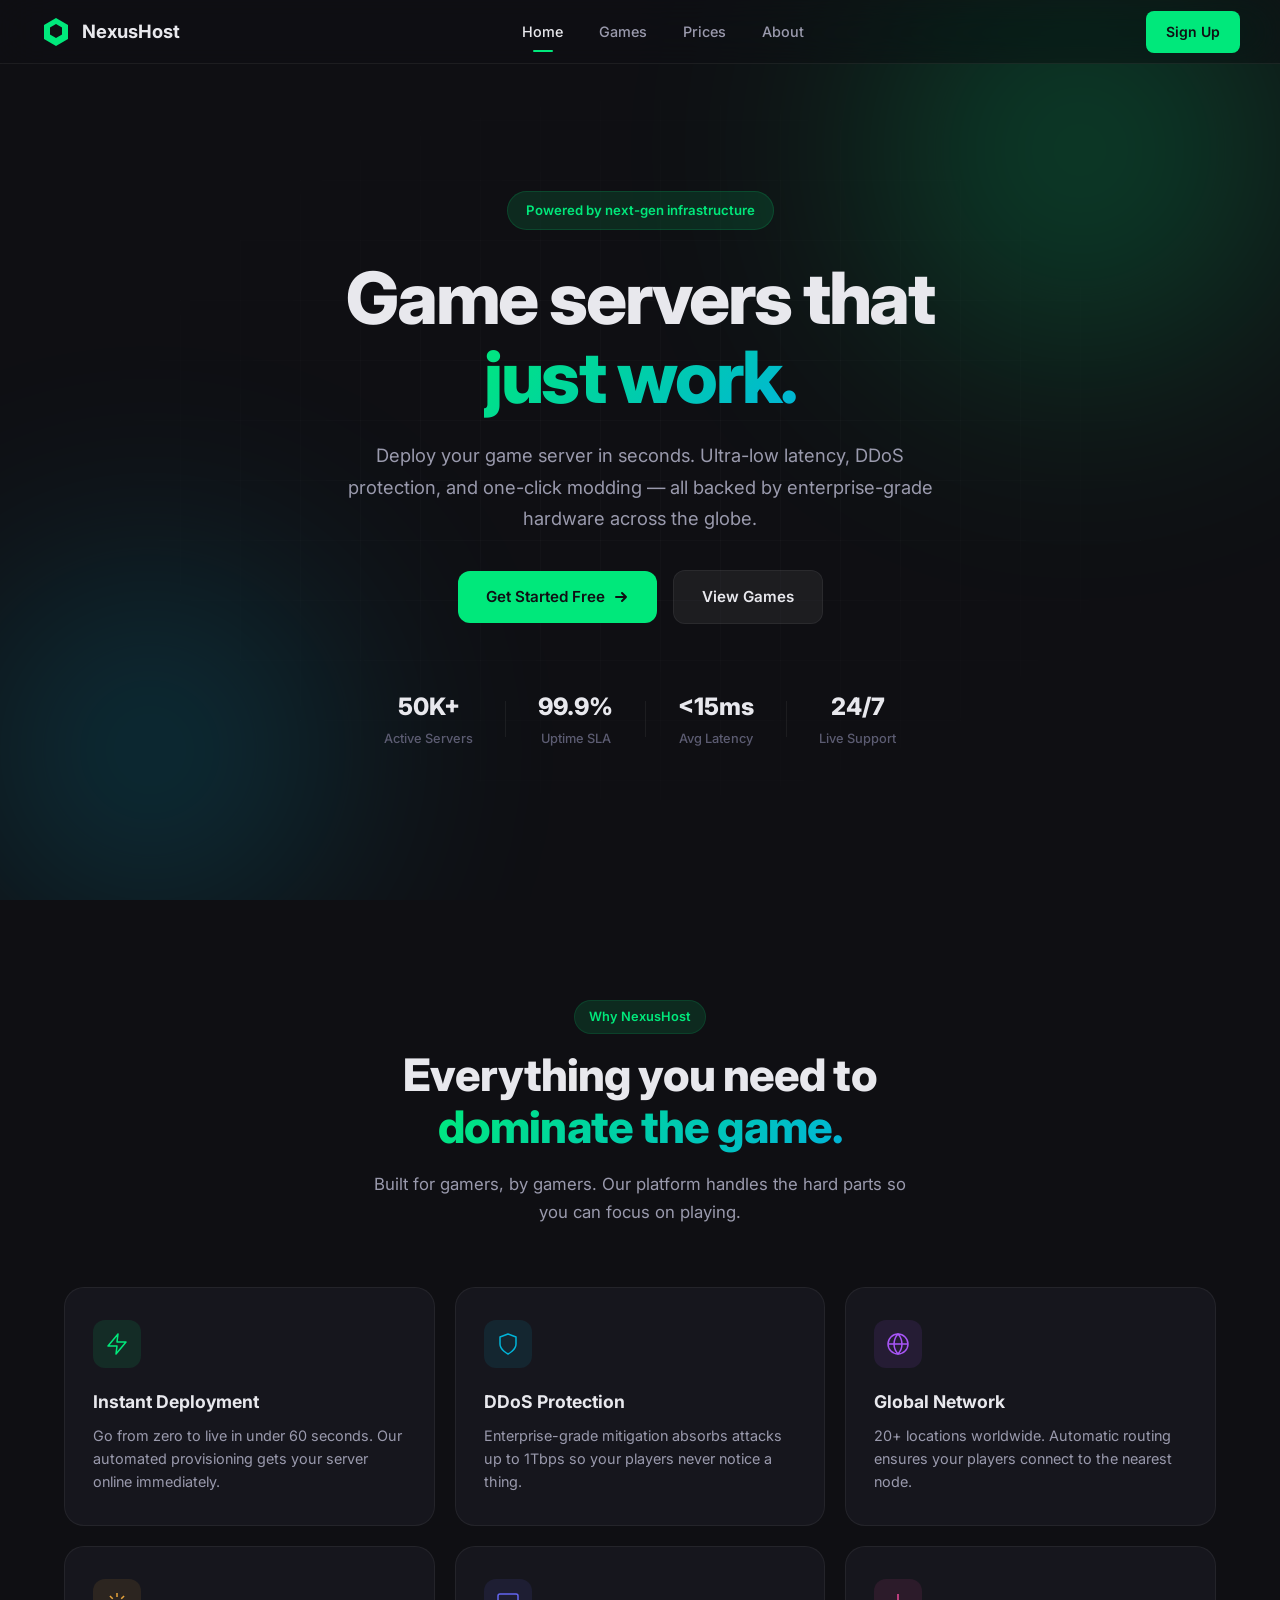
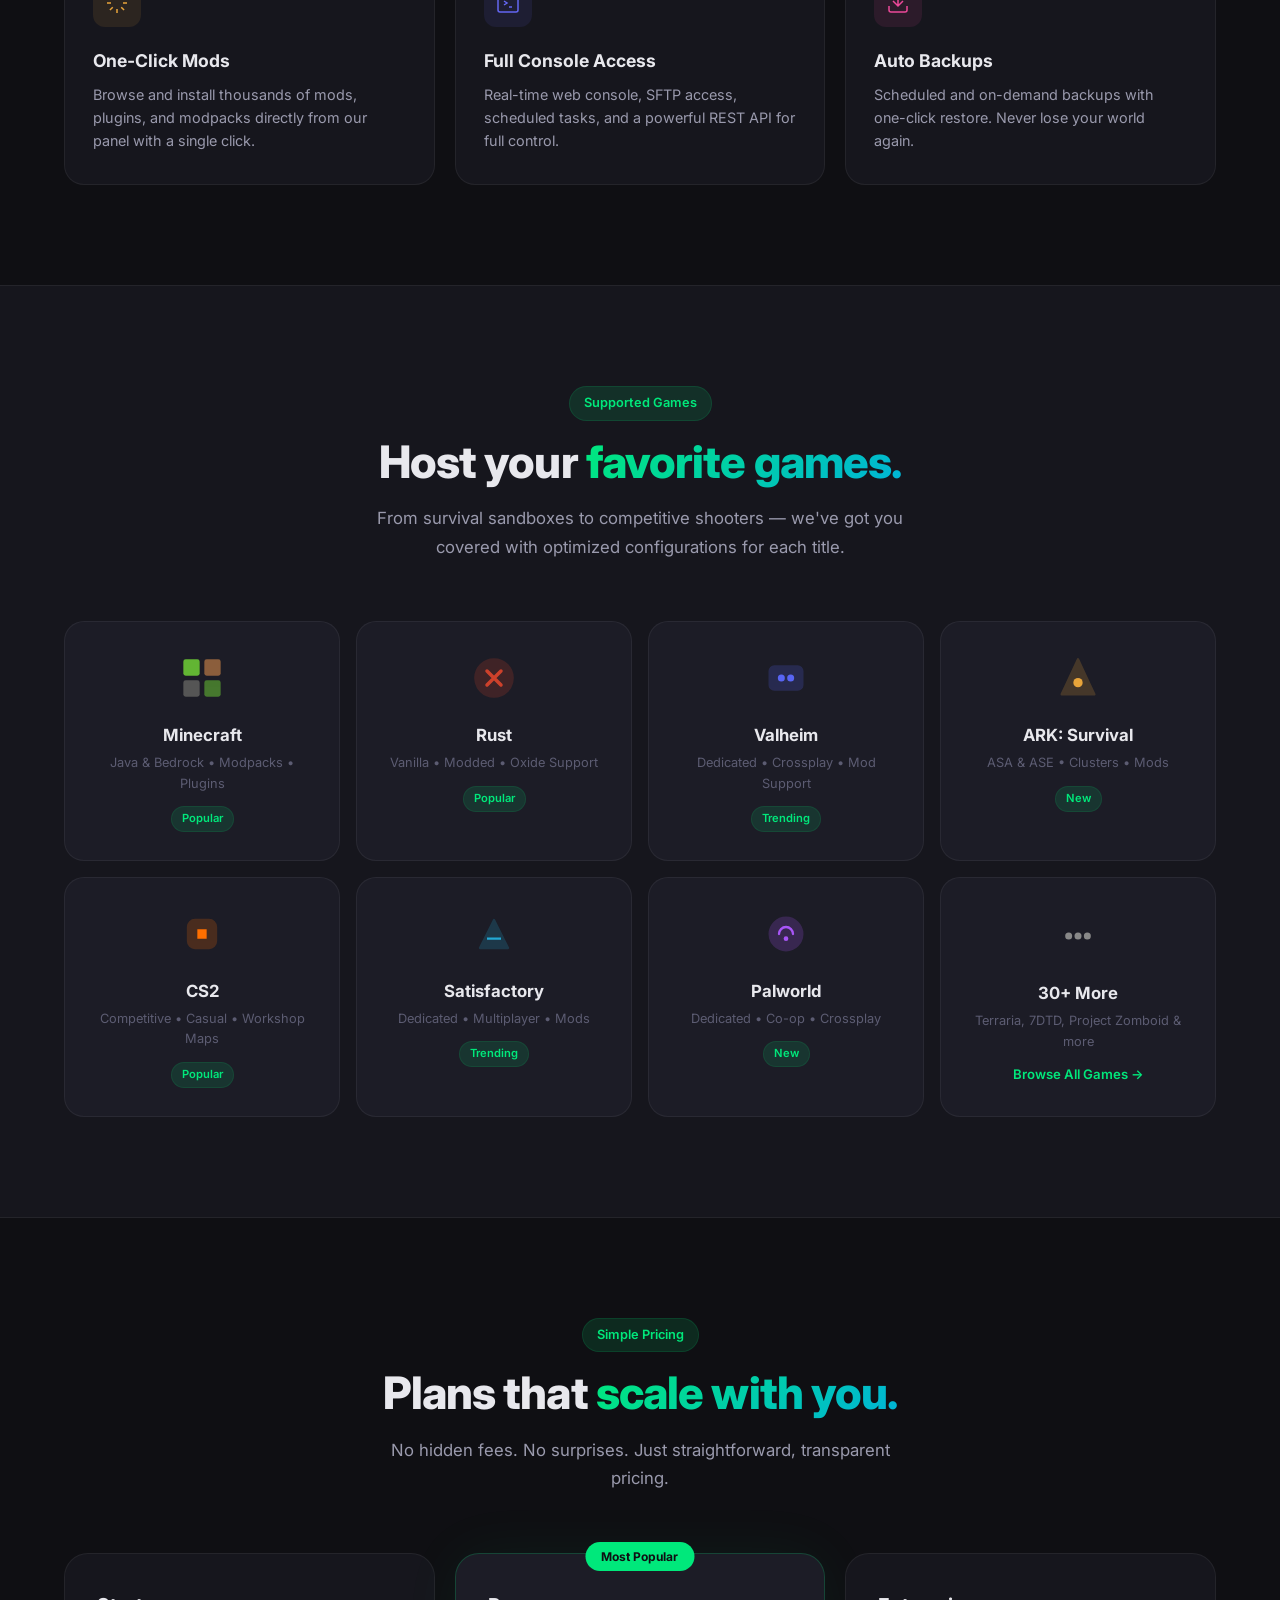
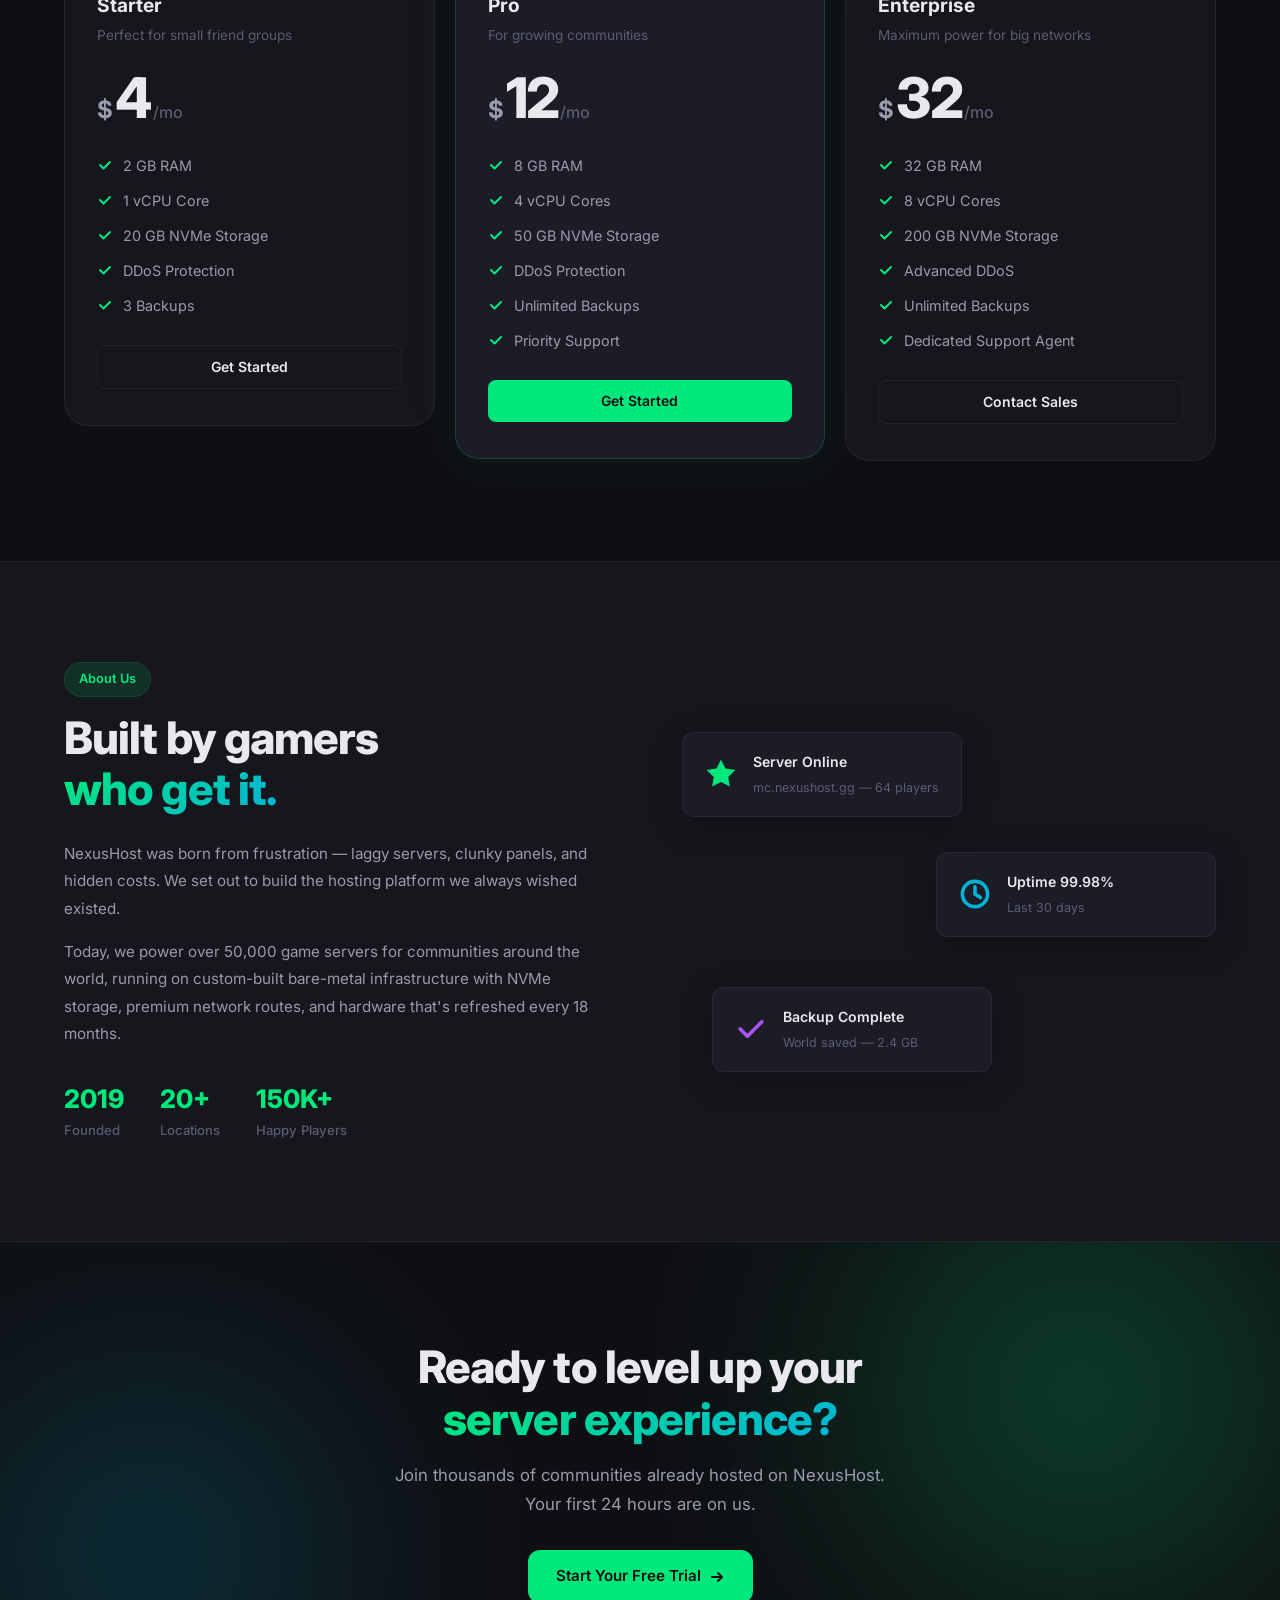
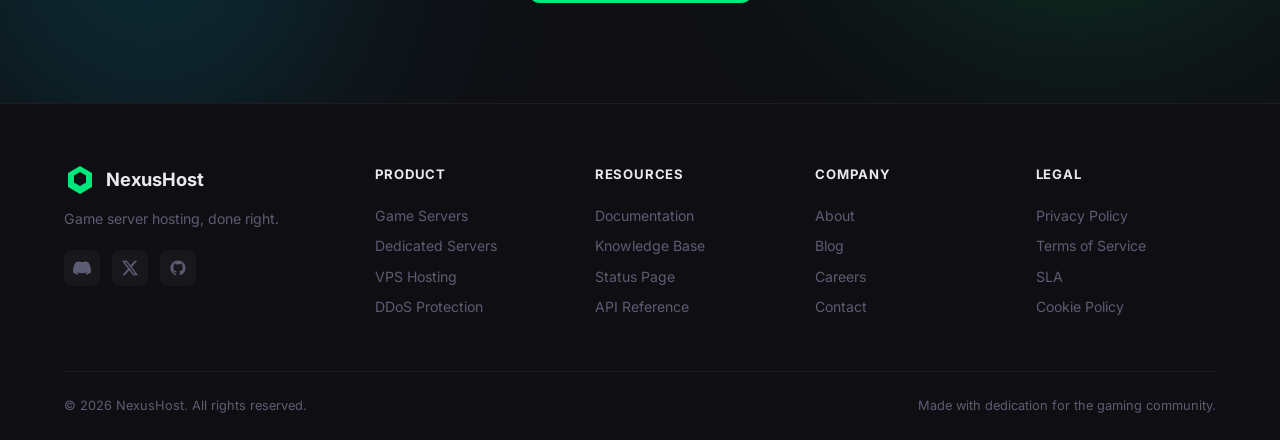
<file: index.html>
<!DOCTYPE html>
<html lang="en">
<head>
  <meta charset="UTF-8">
  <meta name="viewport" content="width=device-width, initial-scale=1.0">
  <title>NexusHost — Game Server Hosting</title>
  <link rel="stylesheet" href="style.css">
  <link rel="preconnect" href="https://fonts.googleapis.com">
  <link rel="preconnect" href="https://fonts.gstatic.com" crossorigin>
  <link href="https://fonts.googleapis.com/css2?family=Inter:wght@400;500;600;700;800;900&display=swap" rel="stylesheet">
</head>
<body>

  <!-- ========== NAVBAR ========== -->
  <nav class="navbar" id="navbar">
    <div class="nav-inner">
      <a href="#" class="nav-logo">
        <div class="logo-icon">
          <svg viewBox="0 0 32 32" fill="none">
            <path d="M16 2L28 9V23L16 30L4 23V9L16 2Z" fill="url(#logoGrad)" />
            <path d="M16 8L22 11.5V18.5L16 22L10 18.5V11.5L16 8Z" fill="#0f0f13" />
            <defs>
              <linearGradient id="logoGrad" x1="4" y1="2" x2="28" y2="30">
                <stop stop-color="#00e87b" />
                <stop offset="1" stop-color="#00b4d8" />
              </linearGradient>
            </defs>
          </svg>
        </div>
        <span class="logo-text">NexusHost</span>
      </a>

      <div class="nav-links" id="navLinks">
        <a href="#home" class="nav-link active">Home</a>
        <a href="#games" class="nav-link">Games</a>
        <a href="#pricing" class="nav-link">Prices</a>
        <a href="#about" class="nav-link">About</a>
      </div>

      <div class="nav-actions">
        <a href="auth.html" class="btn btn-signup">Sign Up</a>
        <button class="mobile-toggle" id="mobileToggle" aria-label="Toggle menu">
          <span></span><span></span><span></span>
        </button>
      </div>
    </div>
  </nav>

  <!-- ========== HERO ========== -->
  <section class="hero" id="home">
    <div class="hero-bg">
      <div class="hero-glow hero-glow--1"></div>
      <div class="hero-glow hero-glow--2"></div>
      <div class="hero-grid"></div>
    </div>
    <div class="container hero-content">
      <div class="hero-badge">Powered by next-gen infrastructure</div>
      <h1 class="hero-title">
        Game servers that<br>
        <span class="gradient-text">just work.</span>
      </h1>
      <p class="hero-subtitle">
        Deploy your game server in seconds. Ultra-low latency, DDoS protection,
        and one-click modding — all backed by enterprise-grade hardware across the globe.
      </p>
      <div class="hero-cta">
        <a href="auth.html#signup" class="btn btn-primary btn-lg">
          Get Started Free
          <svg width="16" height="16" viewBox="0 0 16 16" fill="none"><path d="M3 8h10M9 4l4 4-4 4" stroke="currentColor" stroke-width="2" stroke-linecap="round" stroke-linejoin="round"/></svg>
        </a>
        <a href="#games" class="btn btn-ghost btn-lg">View Games</a>
      </div>
      <div class="hero-stats">
        <div class="hero-stat">
          <span class="hero-stat-value">50K+</span>
          <span class="hero-stat-label">Active Servers</span>
        </div>
        <div class="hero-stat-divider"></div>
        <div class="hero-stat">
          <span class="hero-stat-value">99.9%</span>
          <span class="hero-stat-label">Uptime SLA</span>
        </div>
        <div class="hero-stat-divider"></div>
        <div class="hero-stat">
          <span class="hero-stat-value">&lt;15ms</span>
          <span class="hero-stat-label">Avg Latency</span>
        </div>
        <div class="hero-stat-divider"></div>
        <div class="hero-stat">
          <span class="hero-stat-value">24/7</span>
          <span class="hero-stat-label">Live Support</span>
        </div>
      </div>
    </div>
  </section>

  <!-- ========== FEATURES ========== -->
  <section class="features" id="features">
    <div class="container">
      <div class="section-header">
        <span class="section-tag">Why NexusHost</span>
        <h2 class="section-title">Everything you need to<br><span class="gradient-text">dominate the game.</span></h2>
        <p class="section-subtitle">Built for gamers, by gamers. Our platform handles the hard parts so you can focus on playing.</p>
      </div>
      <div class="features-grid">
        <div class="feature-card" data-animate>
          <div class="feature-icon feature-icon--perf">
            <svg viewBox="0 0 24 24" fill="none" stroke="currentColor" stroke-width="1.5"><path d="M13 2L3 14h9l-1 8 10-12h-9l1-8z" stroke-linecap="round" stroke-linejoin="round"/></svg>
          </div>
          <h3>Instant Deployment</h3>
          <p>Go from zero to live in under 60 seconds. Our automated provisioning gets your server online immediately.</p>
        </div>
        <div class="feature-card" data-animate>
          <div class="feature-icon feature-icon--shield">
            <svg viewBox="0 0 24 24" fill="none" stroke="currentColor" stroke-width="1.5"><path d="M12 22s8-4 8-10V5l-8-3-8 3v7c0 6 8 10 8 10z" stroke-linecap="round" stroke-linejoin="round"/></svg>
          </div>
          <h3>DDoS Protection</h3>
          <p>Enterprise-grade mitigation absorbs attacks up to 1Tbps so your players never notice a thing.</p>
        </div>
        <div class="feature-card" data-animate>
          <div class="feature-icon feature-icon--globe">
            <svg viewBox="0 0 24 24" fill="none" stroke="currentColor" stroke-width="1.5"><circle cx="12" cy="12" r="10"/><path d="M2 12h20M12 2a15.3 15.3 0 014 10 15.3 15.3 0 01-4 10 15.3 15.3 0 01-4-10 15.3 15.3 0 014-10z"/></svg>
          </div>
          <h3>Global Network</h3>
          <p>20+ locations worldwide. Automatic routing ensures your players connect to the nearest node.</p>
        </div>
        <div class="feature-card" data-animate>
          <div class="feature-icon feature-icon--mod">
            <svg viewBox="0 0 24 24" fill="none" stroke="currentColor" stroke-width="1.5"><path d="M12 2v4M12 18v4M4.93 4.93l2.83 2.83M16.24 16.24l2.83 2.83M2 12h4M18 12h4M4.93 19.07l2.83-2.83M16.24 7.76l2.83-2.83"/></svg>
          </div>
          <h3>One-Click Mods</h3>
          <p>Browse and install thousands of mods, plugins, and modpacks directly from our panel with a single click.</p>
        </div>
        <div class="feature-card" data-animate>
          <div class="feature-icon feature-icon--console">
            <svg viewBox="0 0 24 24" fill="none" stroke="currentColor" stroke-width="1.5"><rect x="2" y="3" width="20" height="18" rx="2"/><path d="M8 10l3 2-3 2M13 16h3"/></svg>
          </div>
          <h3>Full Console Access</h3>
          <p>Real-time web console, SFTP access, scheduled tasks, and a powerful REST API for full control.</p>
        </div>
        <div class="feature-card" data-animate>
          <div class="feature-icon feature-icon--backup">
            <svg viewBox="0 0 24 24" fill="none" stroke="currentColor" stroke-width="1.5"><path d="M21 15v4a2 2 0 01-2 2H5a2 2 0 01-2-2v-4M7 10l5 5 5-5M12 15V3"/></svg>
          </div>
          <h3>Auto Backups</h3>
          <p>Scheduled and on-demand backups with one-click restore. Never lose your world again.</p>
        </div>
      </div>
    </div>
  </section>

  <!-- ========== GAMES ========== -->
  <section class="games" id="games">
    <div class="container">
      <div class="section-header">
        <span class="section-tag">Supported Games</span>
        <h2 class="section-title">Host your <span class="gradient-text">favorite games.</span></h2>
        <p class="section-subtitle">From survival sandboxes to competitive shooters — we've got you covered with optimized configurations for each title.</p>
      </div>
      <div class="games-grid">
        <div class="game-card" data-animate>
          <div class="game-card-bg" style="--accent: #62b533"></div>
          <div class="game-icon">
            <svg viewBox="0 0 48 48" fill="none"><rect x="8" y="8" width="14" height="14" rx="2" fill="#62b533"/><rect x="26" y="8" width="14" height="14" rx="2" fill="#8b5e3c"/><rect x="8" y="26" width="14" height="14" rx="2" fill="#555"/><rect x="26" y="26" width="14" height="14" rx="2" fill="#62b533" opacity="0.6"/></svg>
          </div>
          <h3>Minecraft</h3>
          <p>Java & Bedrock • Modpacks • Plugins</p>
          <span class="game-tag">Popular</span>
        </div>
        <div class="game-card" data-animate>
          <div class="game-card-bg" style="--accent: #cd412b"></div>
          <div class="game-icon">
            <svg viewBox="0 0 48 48" fill="none"><circle cx="24" cy="24" r="16" fill="#cd412b" opacity="0.2" stroke="#cd412b" stroke-width="2"/><path d="M18 18l12 12M30 18l-12 12" stroke="#cd412b" stroke-width="3" stroke-linecap="round"/></svg>
          </div>
          <h3>Rust</h3>
          <p>Vanilla • Modded • Oxide Support</p>
          <span class="game-tag">Popular</span>
        </div>
        <div class="game-card" data-animate>
          <div class="game-card-bg" style="--accent: #5865f2"></div>
          <div class="game-icon">
            <svg viewBox="0 0 48 48" fill="none"><rect x="10" y="14" width="28" height="20" rx="4" fill="#5865f2" opacity="0.2" stroke="#5865f2" stroke-width="2"/><circle cx="20" cy="24" r="3" fill="#5865f2"/><circle cx="28" cy="24" r="3" fill="#5865f2"/></svg>
          </div>
          <h3>Valheim</h3>
          <p>Dedicated • Crossplay • Mod Support</p>
          <span class="game-tag">Trending</span>
        </div>
        <div class="game-card" data-animate>
          <div class="game-card-bg" style="--accent: #e8a43a"></div>
          <div class="game-icon">
            <svg viewBox="0 0 48 48" fill="none"><polygon points="24,8 38,38 10,38" fill="#e8a43a" opacity="0.2" stroke="#e8a43a" stroke-width="2" stroke-linejoin="round"/><circle cx="24" cy="28" r="4" fill="#e8a43a"/></svg>
          </div>
          <h3>ARK: Survival</h3>
          <p>ASA & ASE • Clusters • Mods</p>
          <span class="game-tag">New</span>
        </div>
        <div class="game-card" data-animate>
          <div class="game-card-bg" style="--accent: #ff6f00"></div>
          <div class="game-icon">
            <svg viewBox="0 0 48 48" fill="none"><rect x="12" y="12" width="24" height="24" rx="6" fill="#ff6f00" opacity="0.2" stroke="#ff6f00" stroke-width="2"/><path d="M20 20v8h8v-8z" fill="#ff6f00"/></svg>
          </div>
          <h3>CS2</h3>
          <p>Competitive • Casual • Workshop Maps</p>
          <span class="game-tag">Popular</span>
        </div>
        <div class="game-card" data-animate>
          <div class="game-card-bg" style="--accent: #23a9d5"></div>
          <div class="game-icon">
            <svg viewBox="0 0 48 48" fill="none"><path d="M12 36 L24 12 L36 36 Z" fill="#23a9d5" opacity="0.2" stroke="#23a9d5" stroke-width="2" stroke-linejoin="round"/><line x1="18" y1="28" x2="30" y2="28" stroke="#23a9d5" stroke-width="2"/></svg>
          </div>
          <h3>Satisfactory</h3>
          <p>Dedicated • Multiplayer • Mods</p>
          <span class="game-tag">Trending</span>
        </div>
        <div class="game-card" data-animate>
          <div class="game-card-bg" style="--accent: #a855f7"></div>
          <div class="game-icon">
            <svg viewBox="0 0 48 48" fill="none"><circle cx="24" cy="24" r="14" fill="#a855f7" opacity="0.2" stroke="#a855f7" stroke-width="2"/><path d="M18 24c0-3.3 2.7-6 6-6s6 2.7 6 6" stroke="#a855f7" stroke-width="2" fill="none" stroke-linecap="round"/><circle cx="24" cy="28" r="2" fill="#a855f7"/></svg>
          </div>
          <h3>Palworld</h3>
          <p>Dedicated • Co-op • Crossplay</p>
          <span class="game-tag">New</span>
        </div>
        <div class="game-card game-card--more" data-animate>
          <div class="game-card-bg" style="--accent: #888"></div>
          <div class="game-icon">
            <svg viewBox="0 0 48 48" fill="none"><circle cx="16" cy="24" r="3" fill="#888"/><circle cx="24" cy="24" r="3" fill="#888"/><circle cx="32" cy="24" r="3" fill="#888"/></svg>
          </div>
          <h3>30+ More</h3>
          <p>Terraria, 7DTD, Project Zomboid & more</p>
          <a href="#" class="game-browse-link">Browse All Games →</a>
        </div>
      </div>
    </div>
  </section>

  <!-- ========== PRICING ========== -->
  <section class="pricing" id="pricing">
    <div class="container">
      <div class="section-header">
        <span class="section-tag">Simple Pricing</span>
        <h2 class="section-title">Plans that <span class="gradient-text">scale with you.</span></h2>
        <p class="section-subtitle">No hidden fees. No surprises. Just straightforward, transparent pricing.</p>
      </div>
      <div class="pricing-grid">
        <div class="price-card" data-animate>
          <div class="price-card-header">
            <h3>Starter</h3>
            <p class="price-desc">Perfect for small friend groups</p>
          </div>
          <div class="price-amount">
            <span class="price-currency">$</span>
            <span class="price-value">4</span>
            <span class="price-period">/mo</span>
          </div>
          <ul class="price-features">
            <li><svg viewBox="0 0 16 16" fill="none"><path d="M3 8l3.5 3.5L13 5" stroke="#00e87b" stroke-width="2" stroke-linecap="round" stroke-linejoin="round"/></svg>2 GB RAM</li>
            <li><svg viewBox="0 0 16 16" fill="none"><path d="M3 8l3.5 3.5L13 5" stroke="#00e87b" stroke-width="2" stroke-linecap="round" stroke-linejoin="round"/></svg>1 vCPU Core</li>
            <li><svg viewBox="0 0 16 16" fill="none"><path d="M3 8l3.5 3.5L13 5" stroke="#00e87b" stroke-width="2" stroke-linecap="round" stroke-linejoin="round"/></svg>20 GB NVMe Storage</li>
            <li><svg viewBox="0 0 16 16" fill="none"><path d="M3 8l3.5 3.5L13 5" stroke="#00e87b" stroke-width="2" stroke-linecap="round" stroke-linejoin="round"/></svg>DDoS Protection</li>
            <li><svg viewBox="0 0 16 16" fill="none"><path d="M3 8l3.5 3.5L13 5" stroke="#00e87b" stroke-width="2" stroke-linecap="round" stroke-linejoin="round"/></svg>3 Backups</li>
          </ul>
          <a href="#" class="btn btn-outline btn-block">Get Started</a>
        </div>

        <div class="price-card price-card--featured" data-animate>
          <div class="price-card-badge">Most Popular</div>
          <div class="price-card-header">
            <h3>Pro</h3>
            <p class="price-desc">For growing communities</p>
          </div>
          <div class="price-amount">
            <span class="price-currency">$</span>
            <span class="price-value">12</span>
            <span class="price-period">/mo</span>
          </div>
          <ul class="price-features">
            <li><svg viewBox="0 0 16 16" fill="none"><path d="M3 8l3.5 3.5L13 5" stroke="#00e87b" stroke-width="2" stroke-linecap="round" stroke-linejoin="round"/></svg>8 GB RAM</li>
            <li><svg viewBox="0 0 16 16" fill="none"><path d="M3 8l3.5 3.5L13 5" stroke="#00e87b" stroke-width="2" stroke-linecap="round" stroke-linejoin="round"/></svg>4 vCPU Cores</li>
            <li><svg viewBox="0 0 16 16" fill="none"><path d="M3 8l3.5 3.5L13 5" stroke="#00e87b" stroke-width="2" stroke-linecap="round" stroke-linejoin="round"/></svg>50 GB NVMe Storage</li>
            <li><svg viewBox="0 0 16 16" fill="none"><path d="M3 8l3.5 3.5L13 5" stroke="#00e87b" stroke-width="2" stroke-linecap="round" stroke-linejoin="round"/></svg>DDoS Protection</li>
            <li><svg viewBox="0 0 16 16" fill="none"><path d="M3 8l3.5 3.5L13 5" stroke="#00e87b" stroke-width="2" stroke-linecap="round" stroke-linejoin="round"/></svg>Unlimited Backups</li>
            <li><svg viewBox="0 0 16 16" fill="none"><path d="M3 8l3.5 3.5L13 5" stroke="#00e87b" stroke-width="2" stroke-linecap="round" stroke-linejoin="round"/></svg>Priority Support</li>
          </ul>
          <a href="#" class="btn btn-primary btn-block">Get Started</a>
        </div>

        <div class="price-card" data-animate>
          <div class="price-card-header">
            <h3>Enterprise</h3>
            <p class="price-desc">Maximum power for big networks</p>
          </div>
          <div class="price-amount">
            <span class="price-currency">$</span>
            <span class="price-value">32</span>
            <span class="price-period">/mo</span>
          </div>
          <ul class="price-features">
            <li><svg viewBox="0 0 16 16" fill="none"><path d="M3 8l3.5 3.5L13 5" stroke="#00e87b" stroke-width="2" stroke-linecap="round" stroke-linejoin="round"/></svg>32 GB RAM</li>
            <li><svg viewBox="0 0 16 16" fill="none"><path d="M3 8l3.5 3.5L13 5" stroke="#00e87b" stroke-width="2" stroke-linecap="round" stroke-linejoin="round"/></svg>8 vCPU Cores</li>
            <li><svg viewBox="0 0 16 16" fill="none"><path d="M3 8l3.5 3.5L13 5" stroke="#00e87b" stroke-width="2" stroke-linecap="round" stroke-linejoin="round"/></svg>200 GB NVMe Storage</li>
            <li><svg viewBox="0 0 16 16" fill="none"><path d="M3 8l3.5 3.5L13 5" stroke="#00e87b" stroke-width="2" stroke-linecap="round" stroke-linejoin="round"/></svg>Advanced DDoS</li>
            <li><svg viewBox="0 0 16 16" fill="none"><path d="M3 8l3.5 3.5L13 5" stroke="#00e87b" stroke-width="2" stroke-linecap="round" stroke-linejoin="round"/></svg>Unlimited Backups</li>
            <li><svg viewBox="0 0 16 16" fill="none"><path d="M3 8l3.5 3.5L13 5" stroke="#00e87b" stroke-width="2" stroke-linecap="round" stroke-linejoin="round"/></svg>Dedicated Support Agent</li>
          </ul>
          <a href="#" class="btn btn-outline btn-block">Contact Sales</a>
        </div>
      </div>
    </div>
  </section>

  <!-- ========== ABOUT / CTA ========== -->
  <section class="about" id="about">
    <div class="container">
      <div class="about-grid">
        <div class="about-content" data-animate>
          <span class="section-tag">About Us</span>
          <h2 class="section-title">Built by gamers<br><span class="gradient-text">who get it.</span></h2>
          <p>NexusHost was born from frustration — laggy servers, clunky panels, and hidden costs. We set out to build the hosting platform we always wished existed.</p>
          <p>Today, we power over 50,000 game servers for communities around the world, running on custom-built bare-metal infrastructure with NVMe storage, premium network routes, and hardware that's refreshed every 18 months.</p>
          <div class="about-highlights">
            <div class="about-highlight">
              <span class="about-highlight-value">2019</span>
              <span class="about-highlight-label">Founded</span>
            </div>
            <div class="about-highlight">
              <span class="about-highlight-value">20+</span>
              <span class="about-highlight-label">Locations</span>
            </div>
            <div class="about-highlight">
              <span class="about-highlight-value">150K+</span>
              <span class="about-highlight-label">Happy Players</span>
            </div>
          </div>
        </div>
        <div class="about-visual" data-animate>
          <div class="about-card-stack">
            <div class="about-float-card about-float-card--1">
              <div class="afc-icon"><svg viewBox="0 0 20 20" fill="none"><path d="M10 2l2.5 5 5.5.8-4 3.9.9 5.3L10 14.5 5.1 17l.9-5.3-4-3.9 5.5-.8L10 2z" fill="#00e87b"/></svg></div>
              <div><strong>Server Online</strong><br><span>mc.nexushost.gg — 64 players</span></div>
            </div>
            <div class="about-float-card about-float-card--2">
              <div class="afc-icon"><svg viewBox="0 0 20 20" fill="none"><circle cx="10" cy="10" r="7" stroke="#00b4d8" stroke-width="2"/><path d="M10 6v4l3 2" stroke="#00b4d8" stroke-width="2" stroke-linecap="round"/></svg></div>
              <div><strong>Uptime 99.98%</strong><br><span>Last 30 days</span></div>
            </div>
            <div class="about-float-card about-float-card--3">
              <div class="afc-icon"><svg viewBox="0 0 20 20" fill="none"><path d="M4 10l4 4 8-8" stroke="#a855f7" stroke-width="2" stroke-linecap="round" stroke-linejoin="round"/></svg></div>
              <div><strong>Backup Complete</strong><br><span>World saved — 2.4 GB</span></div>
            </div>
          </div>
        </div>
      </div>
    </div>
  </section>

  <!-- ========== FINAL CTA ========== -->
  <section class="final-cta">
    <div class="final-cta-bg">
      <div class="hero-glow hero-glow--1"></div>
      <div class="hero-glow hero-glow--2"></div>
    </div>
    <div class="container final-cta-content">
      <h2>Ready to level up your<br><span class="gradient-text">server experience?</span></h2>
      <p>Join thousands of communities already hosted on NexusHost. Your first 24 hours are on us.</p>
      <a href="auth.html#signup" class="btn btn-primary btn-lg">
        Start Your Free Trial
        <svg width="16" height="16" viewBox="0 0 16 16" fill="none"><path d="M3 8h10M9 4l4 4-4 4" stroke="currentColor" stroke-width="2" stroke-linecap="round" stroke-linejoin="round"/></svg>
      </a>
    </div>
  </section>

  <!-- ========== FOOTER ========== -->
  <footer class="footer">
    <div class="container">
      <div class="footer-grid">
        <div class="footer-brand">
          <a href="#" class="nav-logo">
            <div class="logo-icon">
              <svg viewBox="0 0 32 32" fill="none">
                <path d="M16 2L28 9V23L16 30L4 23V9L16 2Z" fill="url(#logoGrad2)" />
                <path d="M16 8L22 11.5V18.5L16 22L10 18.5V11.5L16 8Z" fill="#0f0f13" />
                <defs>
                  <linearGradient id="logoGrad2" x1="4" y1="2" x2="28" y2="30">
                    <stop stop-color="#00e87b" />
                    <stop offset="1" stop-color="#00b4d8" />
                  </linearGradient>
                </defs>
              </svg>
            </div>
            <span class="logo-text">NexusHost</span>
          </a>
          <p class="footer-tagline">Game server hosting, done right.</p>
          <div class="footer-socials">
            <a href="#" aria-label="Discord">
              <svg viewBox="0 0 24 24" fill="currentColor"><path d="M20.317 4.37a19.8 19.8 0 00-4.885-1.515.074.074 0 00-.079.037c-.21.375-.444.864-.608 1.25a18.27 18.27 0 00-5.487 0 12.6 12.6 0 00-.617-1.25.077.077 0 00-.079-.037A19.74 19.74 0 003.677 4.37a.07.07 0 00-.032.027C.533 9.046-.32 13.58.099 18.057a.08.08 0 00.031.057 19.9 19.9 0 005.993 3.03.078.078 0 00.084-.028c.462-.63.874-1.295 1.227-1.994a.076.076 0 00-.041-.106 13.1 13.1 0 01-1.872-.892.077.077 0 01-.008-.128c.126-.094.252-.192.372-.291a.074.074 0 01.078-.01c3.928 1.793 8.18 1.793 12.062 0a.074.074 0 01.078.009c.12.1.246.198.373.292a.077.077 0 01-.006.127 12.3 12.3 0 01-1.873.892.077.077 0 00-.041.107c.36.698.772 1.362 1.225 1.993a.076.076 0 00.084.028 19.84 19.84 0 006.002-3.03.077.077 0 00.032-.054c.5-5.177-.838-9.674-3.549-13.66a.06.06 0 00-.031-.03z"/></svg>
            </a>
            <a href="#" aria-label="Twitter / X">
              <svg viewBox="0 0 24 24" fill="currentColor"><path d="M18.244 2.25h3.308l-7.227 8.26 8.502 11.24H16.17l-5.214-6.817L4.99 21.75H1.68l7.73-8.835L1.254 2.25H8.08l4.713 6.231zm-1.161 17.52h1.833L7.084 4.126H5.117z"/></svg>
            </a>
            <a href="#" aria-label="GitHub">
              <svg viewBox="0 0 24 24" fill="currentColor"><path d="M12 2C6.477 2 2 6.484 2 12.017c0 4.425 2.865 8.18 6.839 9.504.5.092.682-.217.682-.483 0-.237-.008-.868-.013-1.703-2.782.605-3.369-1.343-3.369-1.343-.454-1.158-1.11-1.466-1.11-1.466-.908-.62.069-.608.069-.608 1.003.07 1.531 1.032 1.531 1.032.892 1.53 2.341 1.088 2.91.832.092-.647.35-1.088.636-1.338-2.22-.253-4.555-1.113-4.555-4.951 0-1.093.39-1.988 1.029-2.688-.103-.253-.446-1.272.098-2.65 0 0 .84-.27 2.75 1.026A9.564 9.564 0 0112 6.844c.85.004 1.705.115 2.504.337 1.909-1.296 2.747-1.027 2.747-1.027.546 1.379.202 2.398.1 2.651.64.7 1.028 1.595 1.028 2.688 0 3.848-2.339 4.695-4.566 4.943.359.309.678.92.678 1.855 0 1.338-.012 2.419-.012 2.747 0 .268.18.58.688.482A10.02 10.02 0 0022 12.017C22 6.484 17.522 2 12 2z"/></svg>
            </a>
          </div>
        </div>
        <div class="footer-col">
          <h4>Product</h4>
          <a href="#">Game Servers</a>
          <a href="#">Dedicated Servers</a>
          <a href="#">VPS Hosting</a>
          <a href="#">DDoS Protection</a>
        </div>
        <div class="footer-col">
          <h4>Resources</h4>
          <a href="#">Documentation</a>
          <a href="#">Knowledge Base</a>
          <a href="#">Status Page</a>
          <a href="#">API Reference</a>
        </div>
        <div class="footer-col">
          <h4>Company</h4>
          <a href="#">About</a>
          <a href="#">Blog</a>
          <a href="#">Careers</a>
          <a href="#">Contact</a>
        </div>
        <div class="footer-col">
          <h4>Legal</h4>
          <a href="#">Privacy Policy</a>
          <a href="#">Terms of Service</a>
          <a href="#">SLA</a>
          <a href="#">Cookie Policy</a>
        </div>
      </div>
      <div class="footer-bottom">
        <p>&copy; 2026 NexusHost. All rights reserved.</p>
        <p>Made with dedication for the gaming community.</p>
      </div>
    </div>
  </footer>

  <script src="script.js"></script>
</body>
</html>
</file>
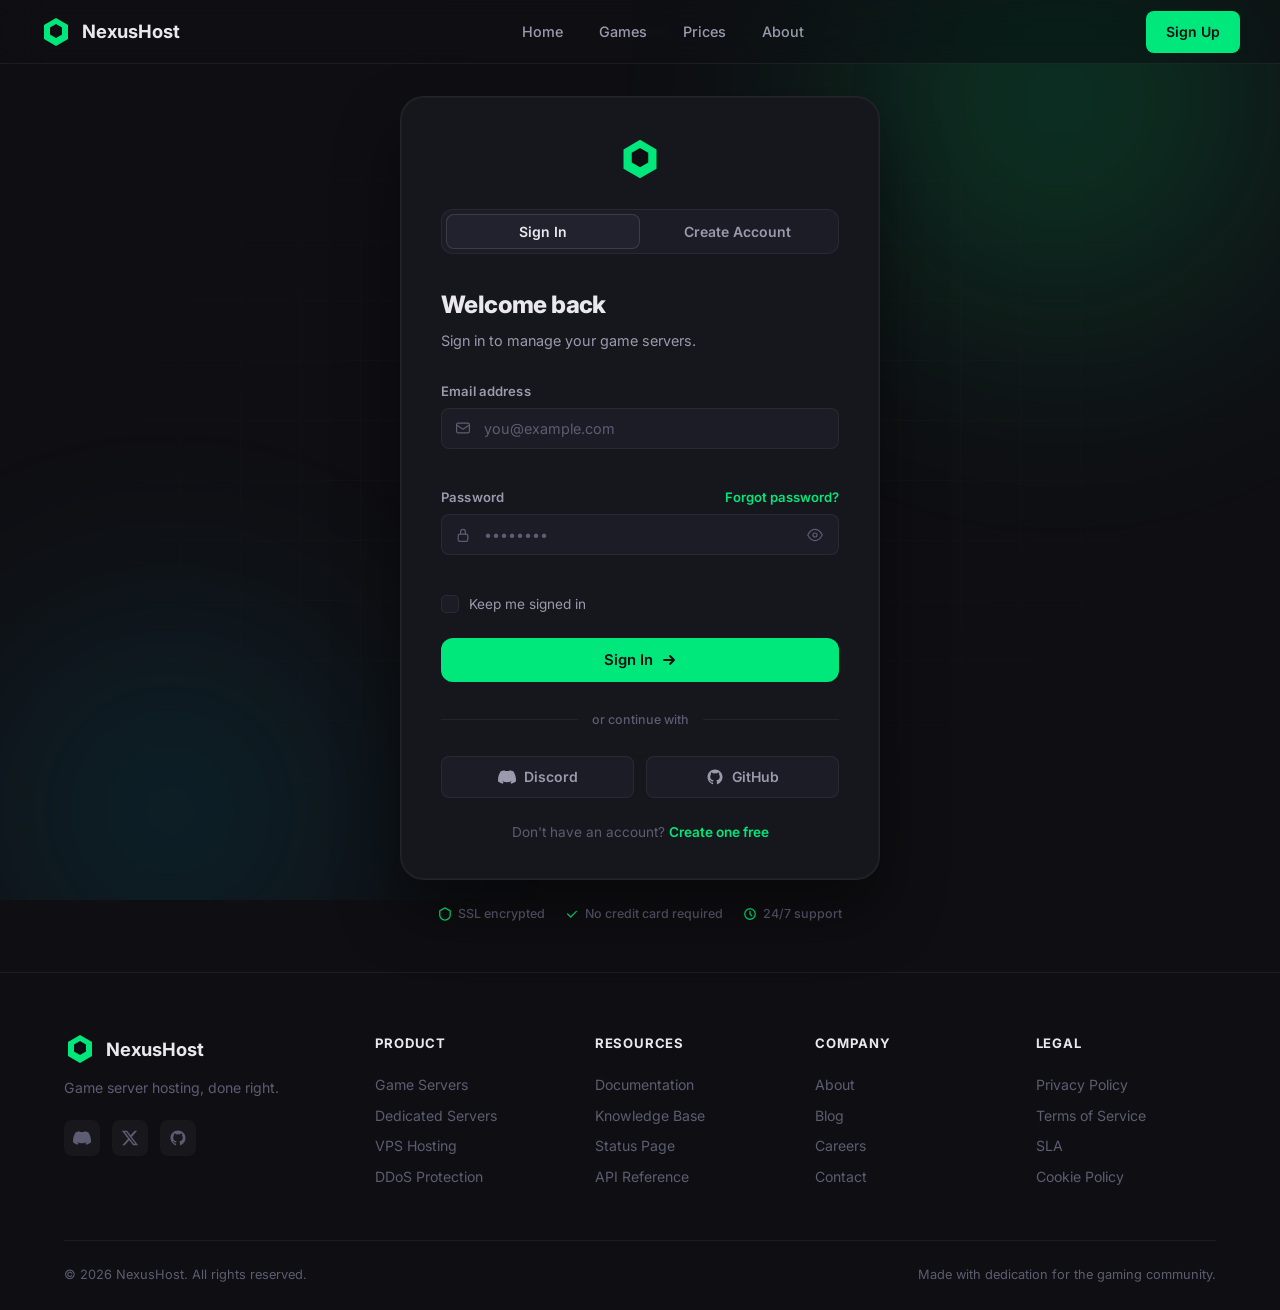
<file: auth.html>
<!DOCTYPE html>
<html lang="en">
<head>
  <meta charset="UTF-8">
  <meta name="viewport" content="width=device-width, initial-scale=1.0">
  <title>NexusHost — Sign In / Sign Up</title>
  <link rel="stylesheet" href="style.css">
  <link rel="stylesheet" href="auth.css">
  <link rel="preconnect" href="https://fonts.googleapis.com">
  <link rel="preconnect" href="https://fonts.gstatic.com" crossorigin>
  <link href="https://fonts.googleapis.com/css2?family=Inter:wght@400;500;600;700;800;900&display=swap" rel="stylesheet">
</head>
<body class="auth-body">

  <!-- ========== NAVBAR ========== -->
  <nav class="navbar" id="navbar">
    <div class="nav-inner">
      <a href="index.html" class="nav-logo">
        <div class="logo-icon">
          <svg viewBox="0 0 32 32" fill="none">
            <path d="M16 2L28 9V23L16 30L4 23V9L16 2Z" fill="url(#logoGrad)" />
            <path d="M16 8L22 11.5V18.5L16 22L10 18.5V11.5L16 8Z" fill="#0f0f13" />
            <defs>
              <linearGradient id="logoGrad" x1="4" y1="2" x2="28" y2="30">
                <stop stop-color="#00e87b" />
                <stop offset="1" stop-color="#00b4d8" />
              </linearGradient>
            </defs>
          </svg>
        </div>
        <span class="logo-text">NexusHost</span>
      </a>

      <div class="nav-links" id="navLinks">
        <a href="index.html#home" class="nav-link">Home</a>
        <a href="index.html#games" class="nav-link">Games</a>
        <a href="index.html#pricing" class="nav-link">Prices</a>
        <a href="index.html#about" class="nav-link">About</a>
      </div>

      <div class="nav-actions">
        <a href="auth.html" class="btn btn-signup">Sign Up</a>
        <button class="mobile-toggle" id="mobileToggle" aria-label="Toggle menu">
          <span></span><span></span><span></span>
        </button>
      </div>
    </div>
  </nav>

  <!-- ========== AUTH BACKGROUND ========== -->
  <div class="auth-bg">
    <div class="hero-glow hero-glow--1"></div>
    <div class="hero-glow hero-glow--2"></div>
    <div class="hero-grid"></div>
  </div>

  <!-- ========== AUTH MAIN ========== -->
  <main class="auth-main">
    <div class="auth-card" id="authCard">

      <!-- Logo mark -->
      <div class="auth-logo-mark">
        <svg viewBox="0 0 32 32" fill="none">
          <path d="M16 2L28 9V23L16 30L4 23V9L16 2Z" fill="url(#authLogoGrad)" />
          <path d="M16 8L22 11.5V18.5L16 22L10 18.5V11.5L16 8Z" fill="#0f0f13" />
          <defs>
            <linearGradient id="authLogoGrad" x1="4" y1="2" x2="28" y2="30">
              <stop stop-color="#00e87b" />
              <stop offset="1" stop-color="#00b4d8" />
            </linearGradient>
          </defs>
        </svg>
      </div>

      <!-- Tab switcher -->
      <div class="auth-tabs" role="tablist">
        <button class="auth-tab auth-tab--active" id="tabLogin" role="tab" aria-selected="true" aria-controls="panelLogin" data-tab="login">
          Sign In
        </button>
        <button class="auth-tab" id="tabSignup" role="tab" aria-selected="false" aria-controls="panelSignup" data-tab="signup">
          Create Account
        </button>
        <div class="auth-tab-indicator" id="tabIndicator"></div>
      </div>

      <!-- ===== LOGIN PANEL ===== -->
      <div class="auth-panel" id="panelLogin" role="tabpanel" aria-labelledby="tabLogin">
        <div class="auth-panel-header">
          <h1>Welcome back</h1>
          <p>Sign in to manage your game servers.</p>
        </div>

        <form class="auth-form" id="loginForm" novalidate>
          <div class="form-group">
            <label for="loginEmail" class="form-label">Email address</label>
            <div class="form-input-wrap">
              <span class="form-input-icon">
                <svg viewBox="0 0 20 20" fill="none" stroke="currentColor" stroke-width="1.5">
                  <path d="M2.5 6.5l7.5 5 7.5-5" stroke-linecap="round" stroke-linejoin="round"/>
                  <rect x="2" y="4" width="16" height="12" rx="2" stroke-linecap="round" stroke-linejoin="round"/>
                </svg>
              </span>
              <input
                type="email"
                id="loginEmail"
                name="email"
                class="form-input"
                placeholder="you@example.com"
                autocomplete="email"
                required
              >
            </div>
            <span class="form-error" id="loginEmailErr"></span>
          </div>

          <div class="form-group">
            <div class="form-label-row">
              <label for="loginPassword" class="form-label">Password</label>
              <a href="#" class="form-link">Forgot password?</a>
            </div>
            <div class="form-input-wrap">
              <span class="form-input-icon">
                <svg viewBox="0 0 20 20" fill="none" stroke="currentColor" stroke-width="1.5">
                  <rect x="4" y="9" width="12" height="9" rx="2" stroke-linecap="round" stroke-linejoin="round"/>
                  <path d="M7 9V6a3 3 0 016 0v3" stroke-linecap="round" stroke-linejoin="round"/>
                </svg>
              </span>
              <input
                type="password"
                id="loginPassword"
                name="password"
                class="form-input"
                placeholder="••••••••"
                autocomplete="current-password"
                required
              >
              <button type="button" class="form-toggle-pw" aria-label="Toggle password visibility" data-target="loginPassword">
                <svg class="eye-show" viewBox="0 0 20 20" fill="none" stroke="currentColor" stroke-width="1.5"><path d="M1 10s3.5-7 9-7 9 7 9 7-3.5 7-9 7-9-7-9-7z" stroke-linecap="round" stroke-linejoin="round"/><circle cx="10" cy="10" r="2.5"/></svg>
                <svg class="eye-hide" viewBox="0 0 20 20" fill="none" stroke="currentColor" stroke-width="1.5" style="display:none"><path d="M3 3l14 14M10 5c4.5 0 7.5 5 7.5 5a13.8 13.8 0 01-2.5 3M6.5 6.5A13.8 13.8 0 002.5 10s3 5 7.5 5a8 8 0 003-.6" stroke-linecap="round" stroke-linejoin="round"/></svg>
              </button>
            </div>
            <span class="form-error" id="loginPasswordErr"></span>
          </div>

          <div class="form-check">
            <label class="check-label">
              <input type="checkbox" name="remember" class="check-input">
              <span class="check-box"></span>
              Keep me signed in
            </label>
          </div>

          <button type="submit" class="btn btn-primary btn-block auth-submit">
            Sign In
            <svg width="16" height="16" viewBox="0 0 16 16" fill="none"><path d="M3 8h10M9 4l4 4-4 4" stroke="currentColor" stroke-width="2" stroke-linecap="round" stroke-linejoin="round"/></svg>
          </button>
        </form>

        <div class="auth-divider"><span>or continue with</span></div>

        <div class="auth-socials">
          <button class="auth-social-btn" aria-label="Sign in with Discord">
            <svg viewBox="0 0 24 24" fill="currentColor"><path d="M20.317 4.37a19.8 19.8 0 00-4.885-1.515.074.074 0 00-.079.037c-.21.375-.444.864-.608 1.25a18.27 18.27 0 00-5.487 0 12.6 12.6 0 00-.617-1.25.077.077 0 00-.079-.037A19.74 19.74 0 003.677 4.37a.07.07 0 00-.032.027C.533 9.046-.32 13.58.099 18.057a.08.08 0 00.031.057 19.9 19.9 0 005.993 3.03.078.078 0 00.084-.028c.462-.63.874-1.295 1.227-1.994a.076.076 0 00-.041-.106 13.1 13.1 0 01-1.872-.892.077.077 0 01-.008-.128c.126-.094.252-.192.372-.291a.074.074 0 01.078-.01c3.928 1.793 8.18 1.793 12.062 0a.074.074 0 01.078.009c.12.1.246.198.373.292a.077.077 0 01-.006.127 12.3 12.3 0 01-1.873.892.077.077 0 00-.041.107c.36.698.772 1.362 1.225 1.993a.076.076 0 00.084.028 19.84 19.84 0 006.002-3.03.077.077 0 00.032-.054c.5-5.177-.838-9.674-3.549-13.66a.06.06 0 00-.031-.03z"/></svg>
            Discord
          </button>
          <button class="auth-social-btn" aria-label="Sign in with GitHub">
            <svg viewBox="0 0 24 24" fill="currentColor"><path d="M12 2C6.477 2 2 6.484 2 12.017c0 4.425 2.865 8.18 6.839 9.504.5.092.682-.217.682-.483 0-.237-.008-.868-.013-1.703-2.782.605-3.369-1.343-3.369-1.343-.454-1.158-1.11-1.466-1.11-1.466-.908-.62.069-.608.069-.608 1.003.07 1.531 1.032 1.531 1.032.892 1.53 2.341 1.088 2.91.832.092-.647.35-1.088.636-1.338-2.22-.253-4.555-1.113-4.555-4.951 0-1.093.39-1.988 1.029-2.688-.103-.253-.446-1.272.098-2.65 0 0 .84-.27 2.75 1.026A9.564 9.564 0 0112 6.844c.85.004 1.705.115 2.504.337 1.909-1.296 2.747-1.027 2.747-1.027.546 1.379.202 2.398.1 2.651.64.7 1.028 1.595 1.028 2.688 0 3.848-2.339 4.695-4.566 4.943.359.309.678.92.678 1.855 0 1.338-.012 2.419-.012 2.747 0 .268.18.58.688.482A10.02 10.02 0 0022 12.017C22 6.484 17.522 2 12 2z"/></svg>
            GitHub
          </button>
        </div>

        <p class="auth-switch">
          Don't have an account?
          <button type="button" class="auth-switch-btn" data-goto="signup">Create one free</button>
        </p>
      </div>

      <!-- ===== SIGNUP PANEL ===== -->
      <div class="auth-panel auth-panel--hidden" id="panelSignup" role="tabpanel" aria-labelledby="tabSignup">
        <div class="auth-panel-header">
          <h1>Get started free</h1>
          <p>Your first 24 hours are on us — no card required.</p>
        </div>

        <form class="auth-form" id="signupForm" novalidate>
          <div class="form-row">
            <div class="form-group">
              <label for="signupFirst" class="form-label">First name</label>
              <div class="form-input-wrap">
                <span class="form-input-icon">
                  <svg viewBox="0 0 20 20" fill="none" stroke="currentColor" stroke-width="1.5"><circle cx="10" cy="7" r="3" stroke-linecap="round" stroke-linejoin="round"/><path d="M3 18c0-3.9 3.1-7 7-7s7 3.1 7 7" stroke-linecap="round" stroke-linejoin="round"/></svg>
                </span>
                <input type="text" id="signupFirst" name="first_name" class="form-input" placeholder="Alex" autocomplete="given-name" required>
              </div>
              <span class="form-error" id="signupFirstErr"></span>
            </div>
            <div class="form-group">
              <label for="signupLast" class="form-label">Last name</label>
              <div class="form-input-wrap">
                <span class="form-input-icon">
                  <svg viewBox="0 0 20 20" fill="none" stroke="currentColor" stroke-width="1.5"><circle cx="10" cy="7" r="3" stroke-linecap="round" stroke-linejoin="round"/><path d="M3 18c0-3.9 3.1-7 7-7s7 3.1 7 7" stroke-linecap="round" stroke-linejoin="round"/></svg>
                </span>
                <input type="text" id="signupLast" name="last_name" class="form-input" placeholder="Smith" autocomplete="family-name" required>
              </div>
              <span class="form-error" id="signupLastErr"></span>
            </div>
          </div>

          <div class="form-group">
            <label for="signupEmail" class="form-label">Email address</label>
            <div class="form-input-wrap">
              <span class="form-input-icon">
                <svg viewBox="0 0 20 20" fill="none" stroke="currentColor" stroke-width="1.5"><path d="M2.5 6.5l7.5 5 7.5-5" stroke-linecap="round" stroke-linejoin="round"/><rect x="2" y="4" width="16" height="12" rx="2" stroke-linecap="round" stroke-linejoin="round"/></svg>
              </span>
              <input type="email" id="signupEmail" name="email" class="form-input" placeholder="you@example.com" autocomplete="email" required>
            </div>
            <span class="form-error" id="signupEmailErr"></span>
          </div>

          <div class="form-group">
            <label for="signupPassword" class="form-label">Password</label>
            <div class="form-input-wrap">
              <span class="form-input-icon">
                <svg viewBox="0 0 20 20" fill="none" stroke="currentColor" stroke-width="1.5"><rect x="4" y="9" width="12" height="9" rx="2" stroke-linecap="round" stroke-linejoin="round"/><path d="M7 9V6a3 3 0 016 0v3" stroke-linecap="round" stroke-linejoin="round"/></svg>
              </span>
              <input type="password" id="signupPassword" name="password" class="form-input" placeholder="Min. 8 characters" autocomplete="new-password" required>
              <button type="button" class="form-toggle-pw" aria-label="Toggle password visibility" data-target="signupPassword">
                <svg class="eye-show" viewBox="0 0 20 20" fill="none" stroke="currentColor" stroke-width="1.5"><path d="M1 10s3.5-7 9-7 9 7 9 7-3.5 7-9 7-9-7-9-7z" stroke-linecap="round" stroke-linejoin="round"/><circle cx="10" cy="10" r="2.5"/></svg>
                <svg class="eye-hide" viewBox="0 0 20 20" fill="none" stroke="currentColor" stroke-width="1.5" style="display:none"><path d="M3 3l14 14M10 5c4.5 0 7.5 5 7.5 5a13.8 13.8 0 01-2.5 3M6.5 6.5A13.8 13.8 0 002.5 10s3 5 7.5 5a8 8 0 003-.6" stroke-linecap="round" stroke-linejoin="round"/></svg>
              </button>
            </div>
            <div class="pw-strength" id="pwStrength" aria-label="Password strength">
              <div class="pw-strength-bar"><div class="pw-strength-fill" id="pwFill"></div></div>
              <span class="pw-strength-label" id="pwLabel">Enter a password</span>
            </div>
            <span class="form-error" id="signupPasswordErr"></span>
          </div>

          <div class="form-group">
            <label for="signupConfirm" class="form-label">Confirm password</label>
            <div class="form-input-wrap">
              <span class="form-input-icon">
                <svg viewBox="0 0 20 20" fill="none" stroke="currentColor" stroke-width="1.5"><path d="M4 10l4 4 8-8" stroke-linecap="round" stroke-linejoin="round"/></svg>
              </span>
              <input type="password" id="signupConfirm" name="confirm_password" class="form-input" placeholder="Repeat password" autocomplete="new-password" required>
              <button type="button" class="form-toggle-pw" aria-label="Toggle confirm password visibility" data-target="signupConfirm">
                <svg class="eye-show" viewBox="0 0 20 20" fill="none" stroke="currentColor" stroke-width="1.5"><path d="M1 10s3.5-7 9-7 9 7 9 7-3.5 7-9 7-9-7-9-7z" stroke-linecap="round" stroke-linejoin="round"/><circle cx="10" cy="10" r="2.5"/></svg>
                <svg class="eye-hide" viewBox="0 0 20 20" fill="none" stroke="currentColor" stroke-width="1.5" style="display:none"><path d="M3 3l14 14M10 5c4.5 0 7.5 5 7.5 5a13.8 13.8 0 01-2.5 3M6.5 6.5A13.8 13.8 0 002.5 10s3 5 7.5 5a8 8 0 003-.6" stroke-linecap="round" stroke-linejoin="round"/></svg>
              </button>
            </div>
            <span class="form-error" id="signupConfirmErr"></span>
          </div>

          <div class="form-check">
            <label class="check-label">
              <input type="checkbox" name="terms" id="termsCheck" class="check-input" required>
              <span class="check-box"></span>
              I agree to the <a href="#" class="form-link">Terms of Service</a> and <a href="#" class="form-link">Privacy Policy</a>
            </label>
            <span class="form-error" id="termsErr"></span>
          </div>

          <button type="submit" class="btn btn-primary btn-block auth-submit">
            Create Account
            <svg width="16" height="16" viewBox="0 0 16 16" fill="none"><path d="M3 8h10M9 4l4 4-4 4" stroke="currentColor" stroke-width="2" stroke-linecap="round" stroke-linejoin="round"/></svg>
          </button>
        </form>

        <div class="auth-divider"><span>or sign up with</span></div>

        <div class="auth-socials">
          <button class="auth-social-btn" aria-label="Sign up with Discord">
            <svg viewBox="0 0 24 24" fill="currentColor"><path d="M20.317 4.37a19.8 19.8 0 00-4.885-1.515.074.074 0 00-.079.037c-.21.375-.444.864-.608 1.25a18.27 18.27 0 00-5.487 0 12.6 12.6 0 00-.617-1.25.077.077 0 00-.079-.037A19.74 19.74 0 003.677 4.37a.07.07 0 00-.032.027C.533 9.046-.32 13.58.099 18.057a.08.08 0 00.031.057 19.9 19.9 0 005.993 3.03.078.078 0 00.084-.028c.462-.63.874-1.295 1.227-1.994a.076.076 0 00-.041-.106 13.1 13.1 0 01-1.872-.892.077.077 0 01-.008-.128c.126-.094.252-.192.372-.291a.074.074 0 01.078-.01c3.928 1.793 8.18 1.793 12.062 0a.074.074 0 01.078.009c.12.1.246.198.373.292a.077.077 0 01-.006.127 12.3 12.3 0 01-1.873.892.077.077 0 00-.041.107c.36.698.772 1.362 1.225 1.993a.076.076 0 00.084.028 19.84 19.84 0 006.002-3.03.077.077 0 00.032-.054c.5-5.177-.838-9.674-3.549-13.66a.06.06 0 00-.031-.03z"/></svg>
            Discord
          </button>
          <button class="auth-social-btn" aria-label="Sign up with GitHub">
            <svg viewBox="0 0 24 24" fill="currentColor"><path d="M12 2C6.477 2 2 6.484 2 12.017c0 4.425 2.865 8.18 6.839 9.504.5.092.682-.217.682-.483 0-.237-.008-.868-.013-1.703-2.782.605-3.369-1.343-3.369-1.343-.454-1.158-1.11-1.466-1.11-1.466-.908-.62.069-.608.069-.608 1.003.07 1.531 1.032 1.531 1.032.892 1.53 2.341 1.088 2.91.832.092-.647.35-1.088.636-1.338-2.22-.253-4.555-1.113-4.555-4.951 0-1.093.39-1.988 1.029-2.688-.103-.253-.446-1.272.098-2.65 0 0 .84-.27 2.75 1.026A9.564 9.564 0 0112 6.844c.85.004 1.705.115 2.504.337 1.909-1.296 2.747-1.027 2.747-1.027.546 1.379.202 2.398.1 2.651.64.7 1.028 1.595 1.028 2.688 0 3.848-2.339 4.695-4.566 4.943.359.309.678.92.678 1.855 0 1.338-.012 2.419-.012 2.747 0 .268.18.58.688.482A10.02 10.02 0 0022 12.017C22 6.484 17.522 2 12 2z"/></svg>
            GitHub
          </button>
        </div>

        <p class="auth-switch">
          Already have an account?
          <button type="button" class="auth-switch-btn" data-goto="login">Sign in instead</button>
        </p>
      </div>

    </div>

    <!-- Ambient trust badges -->
    <div class="auth-trust">
      <span>
        <svg width="14" height="14" viewBox="0 0 16 16" fill="none"><path d="M8 1L14 4.5V9C14 12.3 11.3 15 8 15C4.7 15 2 12.3 2 9V4.5L8 1Z" stroke="#00e87b" stroke-width="1.5" stroke-linecap="round" stroke-linejoin="round"/></svg>
        SSL encrypted
      </span>
      <span>
        <svg width="14" height="14" viewBox="0 0 16 16" fill="none"><path d="M3 8l3.5 3.5L13 5" stroke="#00e87b" stroke-width="1.5" stroke-linecap="round" stroke-linejoin="round"/></svg>
        No credit card required
      </span>
      <span>
        <svg width="14" height="14" viewBox="0 0 16 16" fill="none"><circle cx="8" cy="8" r="6" stroke="#00e87b" stroke-width="1.5"/><path d="M8 5v3l2 2" stroke="#00e87b" stroke-width="1.5" stroke-linecap="round"/></svg>
        24/7 support
      </span>
    </div>
  </main>

  <!-- ========== FOOTER ========== -->
  <footer class="footer">
    <div class="container">
      <div class="footer-grid">
        <div class="footer-brand">
          <a href="index.html" class="nav-logo">
            <div class="logo-icon">
              <svg viewBox="0 0 32 32" fill="none">
                <path d="M16 2L28 9V23L16 30L4 23V9L16 2Z" fill="url(#footerLogoGrad)" />
                <path d="M16 8L22 11.5V18.5L16 22L10 18.5V11.5L16 8Z" fill="#0f0f13" />
                <defs>
                  <linearGradient id="footerLogoGrad" x1="4" y1="2" x2="28" y2="30">
                    <stop stop-color="#00e87b" />
                    <stop offset="1" stop-color="#00b4d8" />
                  </linearGradient>
                </defs>
              </svg>
            </div>
            <span class="logo-text">NexusHost</span>
          </a>
          <p class="footer-tagline">Game server hosting, done right.</p>
          <div class="footer-socials">
            <a href="#" aria-label="Discord">
              <svg viewBox="0 0 24 24" fill="currentColor"><path d="M20.317 4.37a19.8 19.8 0 00-4.885-1.515.074.074 0 00-.079.037c-.21.375-.444.864-.608 1.25a18.27 18.27 0 00-5.487 0 12.6 12.6 0 00-.617-1.25.077.077 0 00-.079-.037A19.74 19.74 0 003.677 4.37a.07.07 0 00-.032.027C.533 9.046-.32 13.58.099 18.057a.08.08 0 00.031.057 19.9 19.9 0 005.993 3.03.078.078 0 00.084-.028c.462-.63.874-1.295 1.227-1.994a.076.076 0 00-.041-.106 13.1 13.1 0 01-1.872-.892.077.077 0 01-.008-.128c.126-.094.252-.192.372-.291a.074.074 0 01.078-.01c3.928 1.793 8.18 1.793 12.062 0a.074.074 0 01.078.009c.12.1.246.198.373.292a.077.077 0 01-.006.127 12.3 12.3 0 01-1.873.892.077.077 0 00-.041.107c.36.698.772 1.362 1.225 1.993a.076.076 0 00.084.028 19.84 19.84 0 006.002-3.03.077.077 0 00.032-.054c.5-5.177-.838-9.674-3.549-13.66a.06.06 0 00-.031-.03z"/></svg>
            </a>
            <a href="#" aria-label="Twitter / X">
              <svg viewBox="0 0 24 24" fill="currentColor"><path d="M18.244 2.25h3.308l-7.227 8.26 8.502 11.24H16.17l-5.214-6.817L4.99 21.75H1.68l7.73-8.835L1.254 2.25H8.08l4.713 6.231zm-1.161 17.52h1.833L7.084 4.126H5.117z"/></svg>
            </a>
            <a href="#" aria-label="GitHub">
              <svg viewBox="0 0 24 24" fill="currentColor"><path d="M12 2C6.477 2 2 6.484 2 12.017c0 4.425 2.865 8.18 6.839 9.504.5.092.682-.217.682-.483 0-.237-.008-.868-.013-1.703-2.782.605-3.369-1.343-3.369-1.343-.454-1.158-1.11-1.466-1.11-1.466-.908-.62.069-.608.069-.608 1.003.07 1.531 1.032 1.531 1.032.892 1.53 2.341 1.088 2.91.832.092-.647.35-1.088.636-1.338-2.22-.253-4.555-1.113-4.555-4.951 0-1.093.39-1.988 1.029-2.688-.103-.253-.446-1.272.098-2.65 0 0 .84-.27 2.75 1.026A9.564 9.564 0 0112 6.844c.85.004 1.705.115 2.504.337 1.909-1.296 2.747-1.027 2.747-1.027.546 1.379.202 2.398.1 2.651.64.7 1.028 1.595 1.028 2.688 0 3.848-2.339 4.695-4.566 4.943.359.309.678.92.678 1.855 0 1.338-.012 2.419-.012 2.747 0 .268.18.58.688.482A10.02 10.02 0 0022 12.017C22 6.484 17.522 2 12 2z"/></svg>
            </a>
          </div>
        </div>
        <div class="footer-col">
          <h4>Product</h4>
          <a href="#">Game Servers</a>
          <a href="#">Dedicated Servers</a>
          <a href="#">VPS Hosting</a>
          <a href="#">DDoS Protection</a>
        </div>
        <div class="footer-col">
          <h4>Resources</h4>
          <a href="#">Documentation</a>
          <a href="#">Knowledge Base</a>
          <a href="#">Status Page</a>
          <a href="#">API Reference</a>
        </div>
        <div class="footer-col">
          <h4>Company</h4>
          <a href="#">About</a>
          <a href="#">Blog</a>
          <a href="#">Careers</a>
          <a href="#">Contact</a>
        </div>
        <div class="footer-col">
          <h4>Legal</h4>
          <a href="#">Privacy Policy</a>
          <a href="#">Terms of Service</a>
          <a href="#">SLA</a>
          <a href="#">Cookie Policy</a>
        </div>
      </div>
      <div class="footer-bottom">
        <p>&copy; 2026 NexusHost. All rights reserved.</p>
        <p>Made with dedication for the gaming community.</p>
      </div>
    </div>
  </footer>

  <script src="script.js"></script>
  <script src="auth.js"></script>
</body>
</html>
</file>
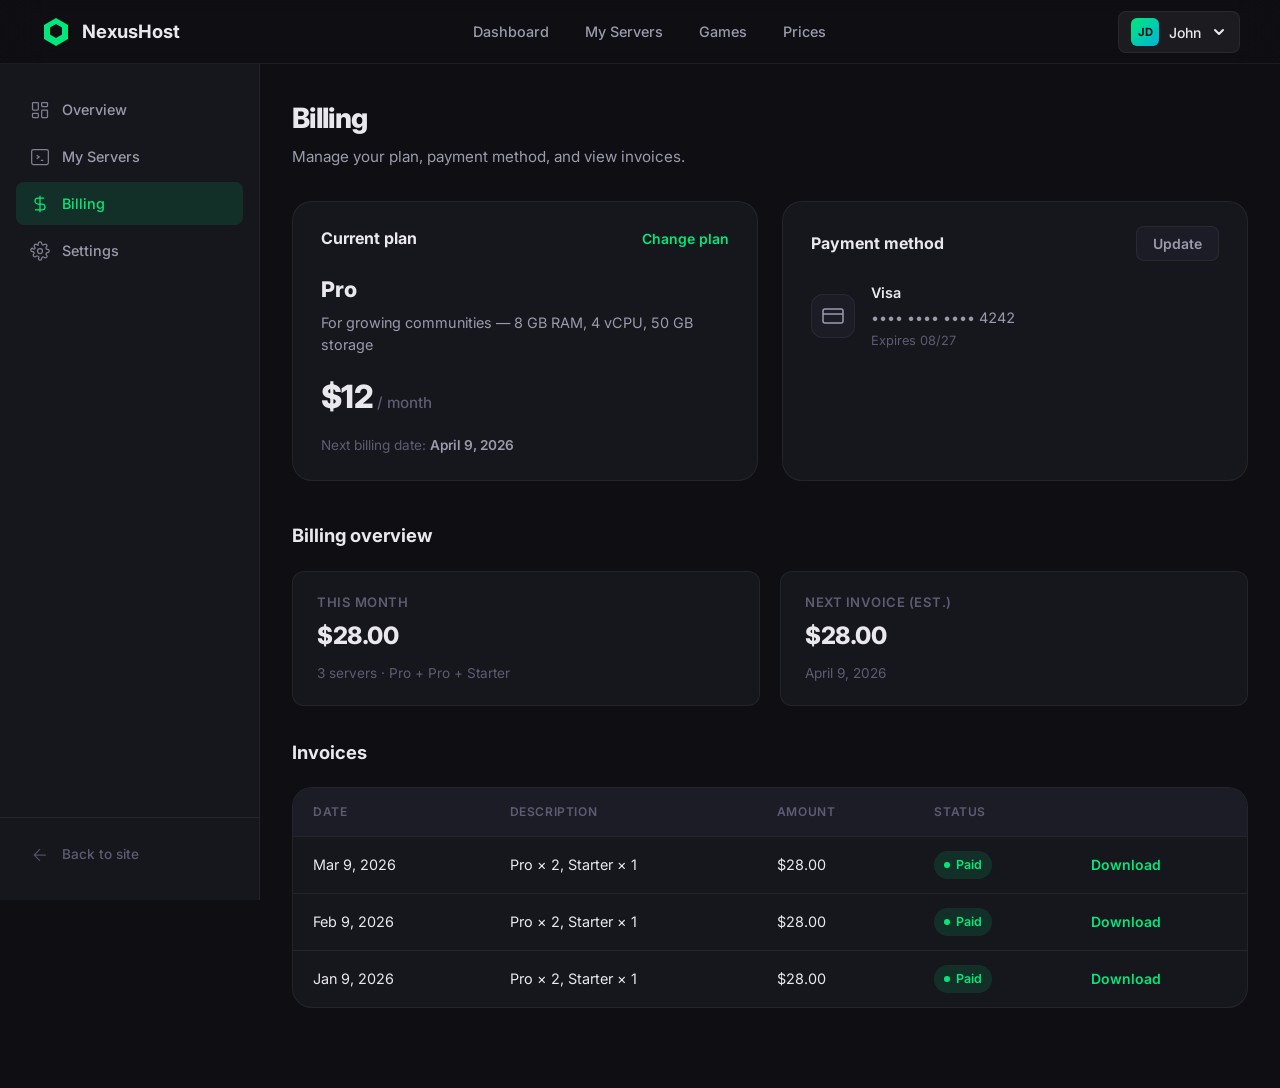
<file: billing.html>
<!DOCTYPE html>
<html lang="en">
<head>
  <meta charset="UTF-8">
  <meta name="viewport" content="width=device-width, initial-scale=1.0">
  <title>Billing — NexusHost</title>
  <link rel="stylesheet" href="style.css">
  <link rel="stylesheet" href="dashboard.css">
  <link rel="stylesheet" href="billing.css">
  <link rel="preconnect" href="https://fonts.googleapis.com">
  <link rel="preconnect" href="https://fonts.gstatic.com" crossorigin>
  <link href="https://fonts.googleapis.com/css2?family=Inter:wght@400;500;600;700;800;900&display=swap" rel="stylesheet">
</head>
<body class="dashboard-body">

  <!-- ========== NAVBAR ========== -->
  <nav class="navbar dashboard-nav" id="navbar">
    <div class="nav-inner">
      <button type="button" class="dashboard-sidebar-toggle" id="sidebarToggle" aria-label="Open menu" aria-controls="sidebar" aria-expanded="false">
        <svg width="24" height="24" viewBox="0 0 24 24" fill="none" stroke="currentColor" stroke-width="1.5"><path d="M3 6h18M3 12h18M3 18h18" stroke-linecap="round"/></svg>
      </button>
      <a href="index.html" class="nav-logo">
        <div class="logo-icon">
          <svg viewBox="0 0 32 32" fill="none">
            <path d="M16 2L28 9V23L16 30L4 23V9L16 2Z" fill="url(#billingLogoGrad)" />
            <path d="M16 8L22 11.5V18.5L16 22L10 18.5V11.5L16 8Z" fill="#0f0f13" />
            <defs>
              <linearGradient id="billingLogoGrad" x1="4" y1="2" x2="28" y2="30">
                <stop stop-color="#00e87b" />
                <stop offset="1" stop-color="#00b4d8" />
              </linearGradient>
            </defs>
          </svg>
        </div>
        <span class="logo-text">NexusHost</span>
      </a>

      <div class="nav-links" id="navLinks">
        <a href="dashboard.html" class="nav-link">Dashboard</a>
        <a href="servers.html" class="nav-link">My Servers</a>
        <a href="index.html#games" class="nav-link">Games</a>
        <a href="index.html#pricing" class="nav-link">Prices</a>
      </div>

      <div class="nav-actions">
        <div class="dashboard-user" id="userMenu">
          <button class="dashboard-user-btn" id="userMenuBtn" aria-expanded="false" aria-haspopup="true" aria-label="Account menu">
            <span class="dashboard-user-avatar">JD</span>
            <span class="dashboard-user-name">John</span>
            <svg class="dashboard-user-chevron" width="16" height="16" viewBox="0 0 16 16" fill="none"><path d="M4 6l4 4 4-4" stroke="currentColor" stroke-width="2" stroke-linecap="round" stroke-linejoin="round"/></svg>
          </button>
          <div class="dashboard-user-dropdown" id="userDropdown" hidden>
            <a href="dashboard.html" class="dashboard-user-item">Dashboard</a>
            <a href="settings.html" class="dashboard-user-item">Account settings</a>
            <a href="billing.html" class="dashboard-user-item">Billing</a>
            <hr class="dashboard-user-divider">
            <a href="auth.html" class="dashboard-user-item dashboard-user-item--danger">Sign out</a>
          </div>
        </div>
        <button class="mobile-toggle" id="mobileToggle" aria-label="Toggle menu">
          <span></span><span></span><span></span>
        </button>
      </div>
    </div>
  </nav>

  <!-- ========== LAYOUT: SIDEBAR + MAIN ========== -->
  <div class="dashboard-layout">
    <div class="dashboard-sidebar-overlay" id="sidebarOverlay" aria-hidden="true" hidden></div>
    <aside class="dashboard-sidebar" id="sidebar">
      <nav class="dashboard-sidebar-nav" aria-label="Dashboard navigation">
        <a href="dashboard.html" class="dashboard-sidebar-link">
          <svg viewBox="0 0 24 24" fill="none" stroke="currentColor" stroke-width="1.5"><rect x="3" y="3" width="7" height="9" rx="1"/><rect x="14" y="3" width="7" height="5" rx="1"/><rect x="14" y="12" width="7" height="9" rx="1"/><rect x="3" y="16" width="7" height="5" rx="1"/></svg>
          Overview
        </a>
        <a href="servers.html" class="dashboard-sidebar-link">
          <svg viewBox="0 0 24 24" fill="none" stroke="currentColor" stroke-width="1.5"><rect x="2" y="3" width="20" height="18" rx="2"/><path d="M8 10l3 2-3 2M13 16h3"/></svg>
          My Servers
        </a>
        <a href="billing.html" class="dashboard-sidebar-link dashboard-sidebar-link--active">
          <svg viewBox="0 0 24 24" fill="none" stroke="currentColor" stroke-width="1.5"><path d="M12 2v20M17 5H9.5a3.5 3.5 0 000 7h5a3.5 3.5 0 010 7H6"/></svg>
          Billing
        </a>
        <a href="settings.html" class="dashboard-sidebar-link">
          <svg viewBox="0 0 24 24" fill="none" stroke="currentColor" stroke-width="1.5"><circle cx="12" cy="12" r="3"/><path d="M19.4 15a1.65 1.65 0 00.33 1.82l.06.06a2 2 0 010 2.83 2 2 0 01-2.83 0l-.06-.06a1.65 1.65 0 00-1.82-.33 1.65 1.65 0 00-1 1.51V21a2 2 0 01-2 2 2 2 0 01-2-2v-.09A1.65 1.65 0 009.19 18a1.65 1.65 0 00-1.82.33l-.06.06a2 2 0 01-2.83 0 2 2 0 010-2.83l.06-.06a1.65 1.65 0 00.33-1.82 1.65 1.65 0 00-1.51-1H3a2 2 0 01-2-2 2 2 0 012-2h.09A1.65 1.65 0 006 9.19a1.65 1.65 0 00-.33-1.82l-.06-.06a2 2 0 010-2.83 2 2 0 012.83 0l.06.06a1.65 1.65 0 001.82.33H9a1.65 1.65 0 001-1.51V3a2 2 0 012-2 2 2 0 012 2v.09a1.65 1.65 0 001 1.51 1.65 1.65 0 001.82-.33l.06-.06a2 2 0 012.83 0 2 2 0 010 2.83l-.06.06a1.65 1.65 0 00-.33 1.82V9a1.65 1.65 0 001.51 1H21a2 2 0 012 2 2 2 0 01-2 2h-.09a1.65 1.65 0 00-1.51 1z"/></svg>
          Settings
        </a>
      </nav>
      <div class="dashboard-sidebar-footer">
        <a href="index.html" class="dashboard-sidebar-link dashboard-sidebar-link--muted">
          <svg viewBox="0 0 24 24" fill="none" stroke="currentColor" stroke-width="1.5"><path d="M19 12H5M12 19l-7-7 7-7"/></svg>
          Back to site
        </a>
      </div>
    </aside>

    <main class="dashboard-main">
      <div class="dashboard-content billing-content">

        <header class="dashboard-page-header">
          <div>
            <h1 class="dashboard-title">Billing</h1>
            <p class="dashboard-subtitle">Manage your plan, payment method, and view invoices.</p>
          </div>
        </header>

        <!-- Current plan + Payment method row -->
        <div class="billing-cards">
          <section class="billing-card">
            <div class="billing-card-header">
              <h2 class="billing-card-title">Current plan</h2>
              <a href="index.html#pricing" class="billing-card-link">Change plan</a>
            </div>
            <div class="billing-plan">
              <div class="billing-plan-name">Pro</div>
              <p class="billing-plan-desc">For growing communities — 8 GB RAM, 4 vCPU, 50 GB storage</p>
              <div class="billing-plan-price">
                <span class="billing-plan-amount">$12</span>
                <span class="billing-plan-period">/ month</span>
              </div>
              <p class="billing-plan-date">Next billing date: <strong>April 9, 2026</strong></p>
            </div>
          </section>

          <section class="billing-card">
            <div class="billing-card-header">
              <h2 class="billing-card-title">Payment method</h2>
              <button type="button" class="billing-card-btn">Update</button>
            </div>
            <div class="billing-payment">
              <div class="billing-payment-icon">
                <svg viewBox="0 0 24 24" fill="none" stroke="currentColor" stroke-width="1.5"><rect x="2" y="5" width="20" height="14" rx="2"/><path d="M2 10h20"/></svg>
              </div>
              <div class="billing-payment-details">
                <span class="billing-payment-brand">Visa</span>
                <span class="billing-payment-number">•••• •••• •••• 4242</span>
                <span class="billing-payment-exp">Expires 08/27</span>
              </div>
            </div>
          </section>
        </div>

        <!-- Billing overview -->
        <section class="dashboard-section billing-section">
          <div class="dashboard-section-header">
            <h2 class="dashboard-section-title">Billing overview</h2>
          </div>
          <div class="billing-overview-grid">
            <div class="billing-overview-item">
              <span class="billing-overview-label">This month</span>
              <span class="billing-overview-value">$28.00</span>
              <span class="billing-overview-hint">3 servers · Pro + Pro + Starter</span>
            </div>
            <div class="billing-overview-item">
              <span class="billing-overview-label">Next invoice (est.)</span>
              <span class="billing-overview-value">$28.00</span>
              <span class="billing-overview-hint">April 9, 2026</span>
            </div>
          </div>
        </section>

        <!-- Invoices -->
        <section class="dashboard-section">
          <div class="dashboard-section-header">
            <h2 class="dashboard-section-title">Invoices</h2>
          </div>
          <div class="dashboard-table-wrap">
            <table class="dashboard-table billing-invoices-table">
              <thead>
                <tr>
                  <th>Date</th>
                  <th>Description</th>
                  <th>Amount</th>
                  <th>Status</th>
                  <th></th>
                </tr>
              </thead>
              <tbody>
                <tr>
                  <td>Mar 9, 2026</td>
                  <td>Pro × 2, Starter × 1</td>
                  <td>$28.00</td>
                  <td><span class="dashboard-badge dashboard-badge--success">Paid</span></td>
                  <td><a href="#" class="billing-download">Download</a></td>
                </tr>
                <tr>
                  <td>Feb 9, 2026</td>
                  <td>Pro × 2, Starter × 1</td>
                  <td>$28.00</td>
                  <td><span class="dashboard-badge dashboard-badge--success">Paid</span></td>
                  <td><a href="#" class="billing-download">Download</a></td>
                </tr>
                <tr>
                  <td>Jan 9, 2026</td>
                  <td>Pro × 2, Starter × 1</td>
                  <td>$28.00</td>
                  <td><span class="dashboard-badge dashboard-badge--success">Paid</span></td>
                  <td><a href="#" class="billing-download">Download</a></td>
                </tr>
              </tbody>
            </table>
          </div>
        </section>

      </div>
    </main>
  </div>

  <script src="script.js"></script>
  <script src="dashboard.js"></script>
</body>
</html>
</file>
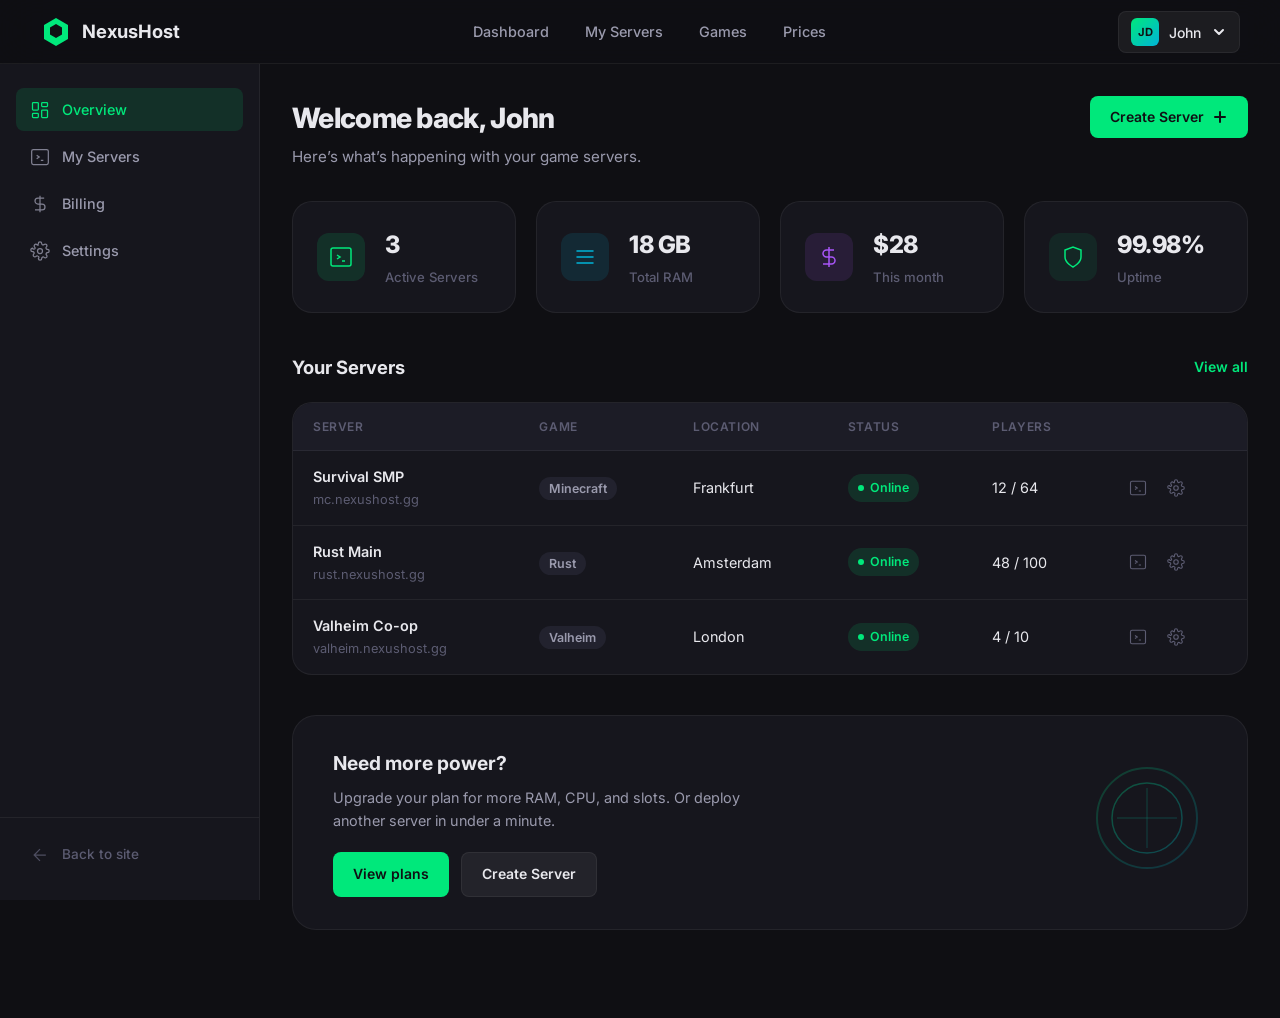
<file: dashboard.html>
<!DOCTYPE html>
<html lang="en">
<head>
  <meta charset="UTF-8">
  <meta name="viewport" content="width=device-width, initial-scale=1.0">
  <title>Dashboard — NexusHost</title>
  <link rel="stylesheet" href="style.css">
  <link rel="stylesheet" href="dashboard.css">
  <link rel="preconnect" href="https://fonts.googleapis.com">
  <link rel="preconnect" href="https://fonts.gstatic.com" crossorigin>
  <link href="https://fonts.googleapis.com/css2?family=Inter:wght@400;500;600;700;800;900&display=swap" rel="stylesheet">
</head>
<body class="dashboard-body">

  <!-- ========== NAVBAR ========== -->
  <nav class="navbar dashboard-nav" id="navbar">
    <div class="nav-inner">
      <button type="button" class="dashboard-sidebar-toggle" id="sidebarToggle" aria-label="Open menu" aria-controls="sidebar" aria-expanded="false">
        <svg width="24" height="24" viewBox="0 0 24 24" fill="none" stroke="currentColor" stroke-width="1.5"><path d="M3 6h18M3 12h18M3 18h18" stroke-linecap="round"/></svg>
      </button>
      <a href="index.html" class="nav-logo">
        <div class="logo-icon">
          <svg viewBox="0 0 32 32" fill="none">
            <path d="M16 2L28 9V23L16 30L4 23V9L16 2Z" fill="url(#dashLogoGrad)" />
            <path d="M16 8L22 11.5V18.5L16 22L10 18.5V11.5L16 8Z" fill="#0f0f13" />
            <defs>
              <linearGradient id="dashLogoGrad" x1="4" y1="2" x2="28" y2="30">
                <stop stop-color="#00e87b" />
                <stop offset="1" stop-color="#00b4d8" />
              </linearGradient>
            </defs>
          </svg>
        </div>
        <span class="logo-text">NexusHost</span>
      </a>

      <div class="nav-links" id="navLinks">
        <a href="dashboard.html" class="nav-link active">Dashboard</a>
        <a href="servers.html" class="nav-link">My Servers</a>
        <a href="index.html#games" class="nav-link">Games</a>
        <a href="index.html#pricing" class="nav-link">Prices</a>
      </div>

      <div class="nav-actions">
        <div class="dashboard-user" id="userMenu">
          <button class="dashboard-user-btn" id="userMenuBtn" aria-expanded="false" aria-haspopup="true" aria-label="Account menu">
            <span class="dashboard-user-avatar">JD</span>
            <span class="dashboard-user-name">John</span>
            <svg class="dashboard-user-chevron" width="16" height="16" viewBox="0 0 16 16" fill="none"><path d="M4 6l4 4 4-4" stroke="currentColor" stroke-width="2" stroke-linecap="round" stroke-linejoin="round"/></svg>
          </button>
          <div class="dashboard-user-dropdown" id="userDropdown" hidden>
            <a href="dashboard.html" class="dashboard-user-item">Dashboard</a>
            <a href="settings.html" class="dashboard-user-item">Account settings</a>
            <a href="billing.html" class="dashboard-user-item">Billing</a>
            <hr class="dashboard-user-divider">
            <a href="auth.html" class="dashboard-user-item dashboard-user-item--danger">Sign out</a>
          </div>
        </div>
        <button class="mobile-toggle" id="mobileToggle" aria-label="Toggle menu">
          <span></span><span></span><span></span>
        </button>
      </div>
    </div>
  </nav>

  <!-- ========== LAYOUT: SIDEBAR + MAIN ========== -->
  <div class="dashboard-layout">
    <div class="dashboard-sidebar-overlay" id="sidebarOverlay" aria-hidden="true" hidden></div>
    <!-- Sidebar -->
    <aside class="dashboard-sidebar" id="sidebar">
      <nav class="dashboard-sidebar-nav" aria-label="Dashboard navigation">
        <a href="dashboard.html" class="dashboard-sidebar-link dashboard-sidebar-link--active">
          <svg viewBox="0 0 24 24" fill="none" stroke="currentColor" stroke-width="1.5"><rect x="3" y="3" width="7" height="9" rx="1"/><rect x="14" y="3" width="7" height="5" rx="1"/><rect x="14" y="12" width="7" height="9" rx="1"/><rect x="3" y="16" width="7" height="5" rx="1"/></svg>
          Overview
        </a>
        <a href="servers.html" class="dashboard-sidebar-link">
          <svg viewBox="0 0 24 24" fill="none" stroke="currentColor" stroke-width="1.5"><rect x="2" y="3" width="20" height="18" rx="2"/><path d="M8 10l3 2-3 2M13 16h3"/></svg>
          My Servers
        </a>
        <a href="billing.html" class="dashboard-sidebar-link">
          <svg viewBox="0 0 24 24" fill="none" stroke="currentColor" stroke-width="1.5"><path d="M12 2v20M17 5H9.5a3.5 3.5 0 000 7h5a3.5 3.5 0 010 7H6"/></svg>
          Billing
        </a>
        <a href="settings.html" class="dashboard-sidebar-link">
          <svg viewBox="0 0 24 24" fill="none" stroke="currentColor" stroke-width="1.5"><circle cx="12" cy="12" r="3"/><path d="M19.4 15a1.65 1.65 0 00.33 1.82l.06.06a2 2 0 010 2.83 2 2 0 01-2.83 0l-.06-.06a1.65 1.65 0 00-1.82-.33 1.65 1.65 0 00-1 1.51V21a2 2 0 01-2 2 2 2 0 01-2-2v-.09A1.65 1.65 0 009.19 18a1.65 1.65 0 00-1.82.33l-.06.06a2 2 0 01-2.83 0 2 2 0 010-2.83l.06-.06a1.65 1.65 0 00.33-1.82 1.65 1.65 0 00-1.51-1H3a2 2 0 01-2-2 2 2 0 012-2h.09A1.65 1.65 0 006 9.19a1.65 1.65 0 00-.33-1.82l-.06-.06a2 2 0 010-2.83 2 2 0 012.83 0l.06.06a1.65 1.65 0 001.82.33H9a1.65 1.65 0 001-1.51V3a2 2 0 012-2 2 2 0 012 2v.09a1.65 1.65 0 001 1.51 1.65 1.65 0 001.82-.33l.06-.06a2 2 0 012.83 0 2 2 0 010 2.83l-.06.06a1.65 1.65 0 00-.33 1.82V9a1.65 1.65 0 001.51 1H21a2 2 0 012 2 2 2 0 01-2 2h-.09a1.65 1.65 0 00-1.51 1z"/></svg>
          Settings
        </a>
      </nav>
      <div class="dashboard-sidebar-footer">
        <a href="index.html" class="dashboard-sidebar-link dashboard-sidebar-link--muted">
          <svg viewBox="0 0 24 24" fill="none" stroke="currentColor" stroke-width="1.5"><path d="M19 12H5M12 19l-7-7 7-7"/></svg>
          Back to site
        </a>
      </div>
    </aside>

    <!-- Main content -->
    <main class="dashboard-main">
      <div class="dashboard-content">

        <!-- Page header -->
        <header class="dashboard-page-header">
          <div>
            <h1 class="dashboard-title">Welcome back, John</h1>
            <p class="dashboard-subtitle">Here’s what’s happening with your game servers.</p>
          </div>
          <a href="#" class="btn btn-primary">
            Create Server
            <svg width="16" height="16" viewBox="0 0 16 16" fill="none"><path d="M8 3v10M3 8h10" stroke="currentColor" stroke-width="2" stroke-linecap="round"/></svg>
          </a>
        </header>

        <!-- Stats row -->
        <section class="dashboard-stats">
          <div class="dashboard-stat-card">
            <div class="dashboard-stat-icon dashboard-stat-icon--green">
              <svg viewBox="0 0 24 24" fill="none" stroke="currentColor" stroke-width="1.5"><rect x="2" y="3" width="20" height="18" rx="2"/><path d="M8 10l3 2-3 2M13 16h3"/></svg>
            </div>
            <div class="dashboard-stat-content">
              <span class="dashboard-stat-value">3</span>
              <span class="dashboard-stat-label">Active Servers</span>
            </div>
          </div>
          <div class="dashboard-stat-card">
            <div class="dashboard-stat-icon dashboard-stat-icon--blue">
              <svg viewBox="0 0 24 24" fill="none" stroke="currentColor" stroke-width="1.5"><path d="M4 6h16M4 12h16M4 18h16" stroke-linecap="round"/></svg>
            </div>
            <div class="dashboard-stat-content">
              <span class="dashboard-stat-value">18 GB</span>
              <span class="dashboard-stat-label">Total RAM</span>
            </div>
          </div>
          <div class="dashboard-stat-card">
            <div class="dashboard-stat-icon dashboard-stat-icon--purple">
              <svg viewBox="0 0 24 24" fill="none" stroke="currentColor" stroke-width="1.5"><path d="M12 2v20M17 5H9.5a3.5 3.5 0 000 7h5a3.5 3.5 0 010 7H6"/></svg>
            </div>
            <div class="dashboard-stat-content">
              <span class="dashboard-stat-value">$28</span>
              <span class="dashboard-stat-label">This month</span>
            </div>
          </div>
          <div class="dashboard-stat-card">
            <div class="dashboard-stat-icon dashboard-stat-icon--teal">
              <svg viewBox="0 0 24 24" fill="none" stroke="currentColor" stroke-width="1.5"><path d="M12 22s8-4 8-10V5l-8-3-8 3v7c0 6 8 10 8 10z"/></svg>
            </div>
            <div class="dashboard-stat-content">
              <span class="dashboard-stat-value">99.98%</span>
              <span class="dashboard-stat-label">Uptime</span>
            </div>
          </div>
        </section>

        <!-- Servers section -->
        <section class="dashboard-section">
          <div class="dashboard-section-header">
            <h2 class="dashboard-section-title">Your Servers</h2>
            <a href="servers.html" class="dashboard-section-link">View all</a>
          </div>

          <div class="dashboard-table-wrap">
            <table class="dashboard-table">
              <thead>
                <tr>
                  <th>Server</th>
                  <th>Game</th>
                  <th>Location</th>
                  <th>Status</th>
                  <th>Players</th>
                  <th></th>
                </tr>
              </thead>
              <tbody>
                <tr>
                  <td>
                    <div class="dashboard-table-server">
                      <a href="server-detail.html" class="dashboard-table-name">Survival SMP</a>
                      <span class="dashboard-table-ip">mc.nexushost.gg</span>
                    </div>
                  </td>
                  <td><span class="dashboard-table-game">Minecraft</span></td>
                  <td>Frankfurt</td>
                  <td><span class="dashboard-badge dashboard-badge--success">Online</span></td>
                  <td>12 / 64</td>
                  <td>
                    <div class="dashboard-table-actions">
                      <a href="#" class="dashboard-btn-icon" title="Console"> <svg viewBox="0 0 24 24" fill="none" stroke="currentColor" stroke-width="1.5"><rect x="2" y="3" width="20" height="18" rx="2"/><path d="M8 10l3 2-3 2M13 16h3"/></svg> </a>
                      <a href="#" class="dashboard-btn-icon" title="Manage"> <svg viewBox="0 0 24 24" fill="none" stroke="currentColor" stroke-width="1.5"><circle cx="12" cy="12" r="3"/><path d="M19.4 15a1.65 1.65 0 00.33 1.82l.06.06a2 2 0 010 2.83 2 2 0 01-2.83 0l-.06-.06a1.65 1.65 0 00-1.82-.33 1.65 1.65 0 00-1 1.51V21a2 2 0 01-2 2 2 2 0 01-2-2v-.09A1.65 1.65 0 009.19 18a1.65 1.65 0 00-1.82.33l-.06.06a2 2 0 01-2.83 0 2 2 0 010-2.83l.06-.06a1.65 1.65 0 00.33-1.82 1.65 1.65 0 00-1.51-1H3a2 2 0 01-2-2 2 2 0 012-2h.09A1.65 1.65 0 006 9.19a1.65 1.65 0 00-.33-1.82l-.06-.06a2 2 0 010-2.83 2 2 0 012.83 0l.06.06a1.65 1.65 0 001.82.33H9a1.65 1.65 0 001-1.51V3a2 2 0 012-2 2 2 0 012 2v.09a1.65 1.65 0 001 1.51 1.65 1.65 0 001.82-.33l.06-.06a2 2 0 012.83 0 2 2 0 010 2.83l-.06.06a1.65 1.65 0 00-.33 1.82V9a1.65 1.65 0 001.51 1H21a2 2 0 012 2 2 2 0 01-2 2h-.09a1.65 1.65 0 00-1.51 1z"/></svg> </a>
                    </div>
                  </td>
                </tr>
                <tr>
                  <td>
                    <div class="dashboard-table-server">
                      <a href="server-detail.html" class="dashboard-table-name">Rust Main</a>
                      <span class="dashboard-table-ip">rust.nexushost.gg</span>
                    </div>
                  </td>
                  <td><span class="dashboard-table-game">Rust</span></td>
                  <td>Amsterdam</td>
                  <td><span class="dashboard-badge dashboard-badge--success">Online</span></td>
                  <td>48 / 100</td>
                  <td>
                    <div class="dashboard-table-actions">
                      <a href="#" class="dashboard-btn-icon" title="Console"> <svg viewBox="0 0 24 24" fill="none" stroke="currentColor" stroke-width="1.5"><rect x="2" y="3" width="20" height="18" rx="2"/><path d="M8 10l3 2-3 2M13 16h3"/></svg> </a>
                      <a href="#" class="dashboard-btn-icon" title="Manage"> <svg viewBox="0 0 24 24" fill="none" stroke="currentColor" stroke-width="1.5"><circle cx="12" cy="12" r="3"/><path d="M19.4 15a1.65 1.65 0 00.33 1.82l.06.06a2 2 0 010 2.83 2 2 0 01-2.83 0l-.06-.06a1.65 1.65 0 00-1.82-.33 1.65 1.65 0 00-1 1.51V21a2 2 0 01-2 2 2 2 0 01-2-2v-.09A1.65 1.65 0 009.19 18a1.65 1.65 0 00-1.82.33l-.06.06a2 2 0 01-2.83 0 2 2 0 010-2.83l.06-.06a1.65 1.65 0 00.33-1.82 1.65 1.65 0 00-1.51-1H3a2 2 0 01-2-2 2 2 0 012-2h.09A1.65 1.65 0 006 9.19a1.65 1.65 0 00-.33-1.82l-.06-.06a2 2 0 010-2.83 2 2 0 012.83 0l.06.06a1.65 1.65 0 001.82.33H9a1.65 1.65 0 001-1.51V3a2 2 0 012-2 2 2 0 012 2v.09a1.65 1.65 0 001 1.51 1.65 1.65 0 001.82-.33l.06-.06a2 2 0 012.83 0 2 2 0 010 2.83l-.06.06a1.65 1.65 0 00-.33 1.82V9a1.65 1.65 0 001.51 1H21a2 2 0 012 2 2 2 0 01-2 2h-.09a1.65 1.65 0 00-1.51 1z"/></svg> </a>
                    </div>
                  </td>
                </tr>
                <tr>
                  <td>
                    <div class="dashboard-table-server">
                      <a href="server-detail.html" class="dashboard-table-name">Valheim Co-op</a>
                      <span class="dashboard-table-ip">valheim.nexushost.gg</span>
                    </div>
                  </td>
                  <td><span class="dashboard-table-game">Valheim</span></td>
                  <td>London</td>
                  <td><span class="dashboard-badge dashboard-badge--success">Online</span></td>
                  <td>4 / 10</td>
                  <td>
                    <div class="dashboard-table-actions">
                      <a href="#" class="dashboard-btn-icon" title="Console"> <svg viewBox="0 0 24 24" fill="none" stroke="currentColor" stroke-width="1.5"><rect x="2" y="3" width="20" height="18" rx="2"/><path d="M8 10l3 2-3 2M13 16h3"/></svg> </a>
                      <a href="#" class="dashboard-btn-icon" title="Manage"> <svg viewBox="0 0 24 24" fill="none" stroke="currentColor" stroke-width="1.5"><circle cx="12" cy="12" r="3"/><path d="M19.4 15a1.65 1.65 0 00.33 1.82l.06.06a2 2 0 010 2.83 2 2 0 01-2.83 0l-.06-.06a1.65 1.65 0 00-1.82-.33 1.65 1.65 0 00-1 1.51V21a2 2 0 01-2 2 2 2 0 01-2-2v-.09A1.65 1.65 0 009.19 18a1.65 1.65 0 00-1.82.33l-.06.06a2 2 0 01-2.83 0 2 2 0 010-2.83l.06-.06a1.65 1.65 0 00.33-1.82 1.65 1.65 0 00-1.51-1H3a2 2 0 01-2-2 2 2 0 012-2h.09A1.65 1.65 0 006 9.19a1.65 1.65 0 00-.33-1.82l-.06-.06a2 2 0 010-2.83 2 2 0 012.83 0l.06.06a1.65 1.65 0 001.82.33H9a1.65 1.65 0 001-1.51V3a2 2 0 012-2 2 2 0 012 2v.09a1.65 1.65 0 001 1.51 1.65 1.65 0 001.82-.33l.06-.06a2 2 0 012.83 0 2 2 0 010 2.83l-.06.06a1.65 1.65 0 00-.33 1.82V9a1.65 1.65 0 001.51 1H21a2 2 0 012 2 2 2 0 01-2 2h-.09a1.65 1.65 0 00-1.51 1z"/></svg> </a>
                    </div>
                  </td>
                </tr>
              </tbody>
            </table>
          </div>
        </section>

        <!-- Quick actions / empty state CTA -->
        <section class="dashboard-section">
          <div class="dashboard-cta-card">
            <div class="dashboard-cta-content">
              <h3>Need more power?</h3>
              <p>Upgrade your plan for more RAM, CPU, and slots. Or deploy another server in under a minute.</p>
              <div class="dashboard-cta-actions">
                <a href="index.html#pricing" class="btn btn-primary">View plans</a>
                <a href="#" class="btn btn-ghost">Create Server</a>
              </div>
            </div>
            <div class="dashboard-cta-visual">
              <svg viewBox="0 0 120 120" fill="none" aria-hidden="true">
                <circle cx="60" cy="60" r="50" stroke="url(#ctaGrad)" stroke-width="2" opacity="0.4"/>
                <circle cx="60" cy="60" r="35" stroke="url(#ctaGrad)" stroke-width="1.5" opacity="0.6"/>
                <path d="M60 30v60M30 60h60" stroke="url(#ctaGrad)" stroke-width="1" opacity="0.5"/>
                <defs>
                  <linearGradient id="ctaGrad" x1="10" y1="10" x2="110" y2="110" gradientUnits="userSpaceOnUse">
                    <stop stop-color="#00e87b"/>
                    <stop offset="1" stop-color="#00b4d8"/>
                  </linearGradient>
                </defs>
              </svg>
            </div>
          </div>
        </section>

      </div>
    </main>
  </div>

  <script src="script.js"></script>
  <script src="dashboard.js"></script>
</body>
</html>
</file>
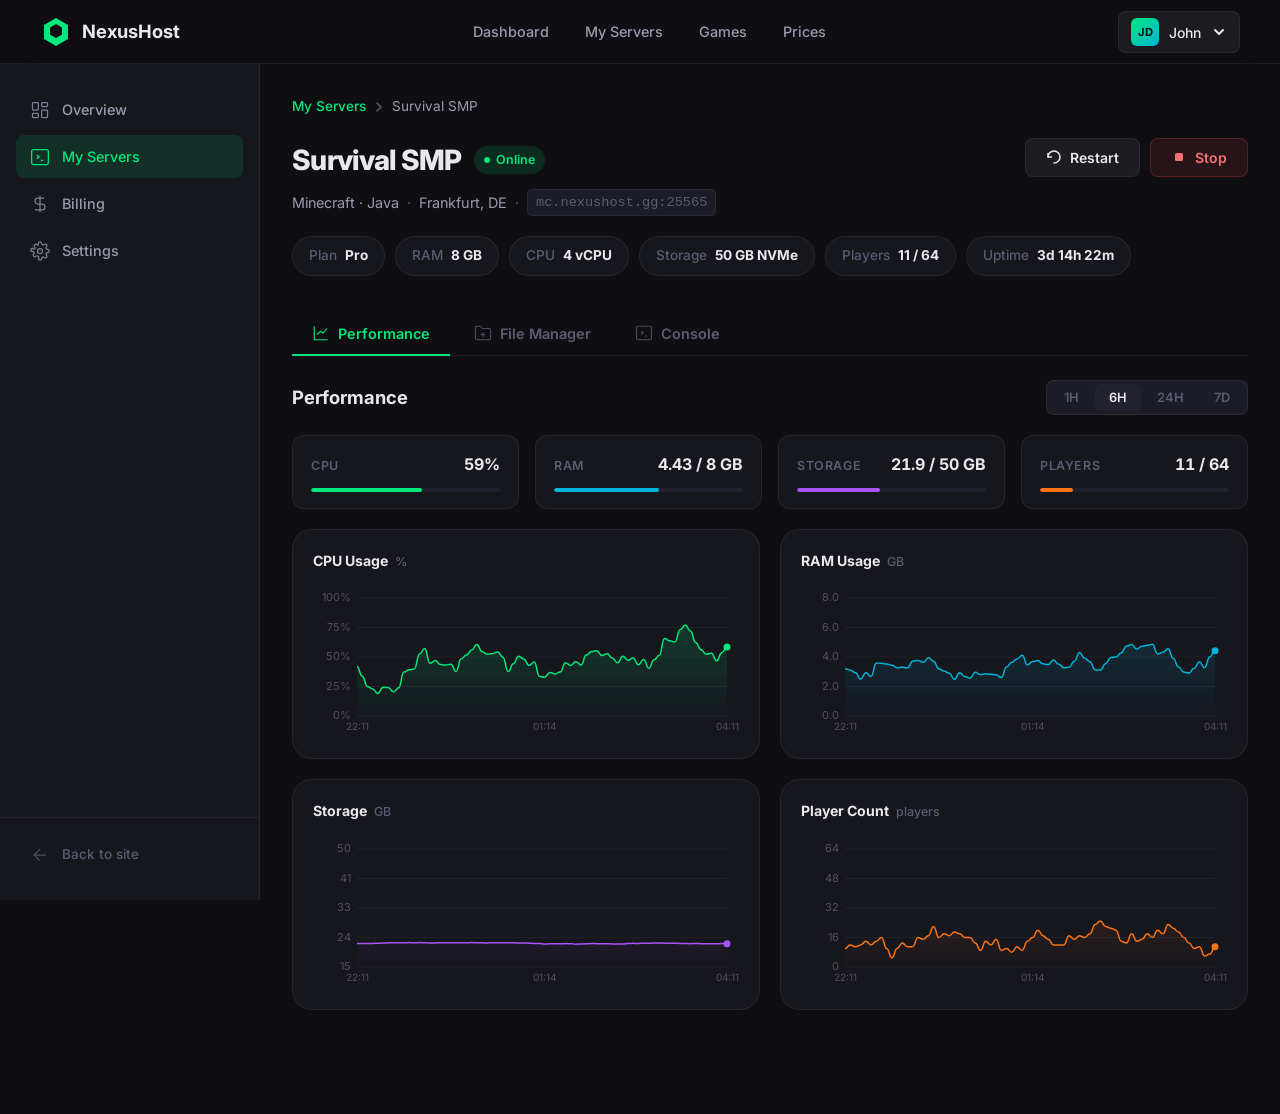
<file: server-detail.html>
<!DOCTYPE html>
<html lang="en">
<head>
  <meta charset="UTF-8">
  <meta name="viewport" content="width=device-width, initial-scale=1.0">
  <title>Survival SMP — NexusHost</title>
  <link rel="stylesheet" href="style.css">
  <link rel="stylesheet" href="dashboard.css">
  <link rel="stylesheet" href="server-detail.css">
  <link rel="preconnect" href="https://fonts.googleapis.com">
  <link rel="preconnect" href="https://fonts.gstatic.com" crossorigin>
  <link href="https://fonts.googleapis.com/css2?family=Inter:wght@400;500;600;700;800;900&display=swap" rel="stylesheet">
</head>
<body class="dashboard-body">

  <!-- ========== NAVBAR ========== -->
  <nav class="navbar dashboard-nav" id="navbar">
    <div class="nav-inner">
      <button type="button" class="dashboard-sidebar-toggle" id="sidebarToggle" aria-label="Open menu" aria-controls="sidebar" aria-expanded="false">
        <svg width="24" height="24" viewBox="0 0 24 24" fill="none" stroke="currentColor" stroke-width="1.5"><path d="M3 6h18M3 12h18M3 18h18" stroke-linecap="round"/></svg>
      </button>
      <a href="index.html" class="nav-logo">
        <div class="logo-icon">
          <svg viewBox="0 0 32 32" fill="none">
            <path d="M16 2L28 9V23L16 30L4 23V9L16 2Z" fill="url(#detailLogoGrad)" />
            <path d="M16 8L22 11.5V18.5L16 22L10 18.5V11.5L16 8Z" fill="#0f0f13" />
            <defs>
              <linearGradient id="detailLogoGrad" x1="4" y1="2" x2="28" y2="30">
                <stop stop-color="#00e87b" />
                <stop offset="1" stop-color="#00b4d8" />
              </linearGradient>
            </defs>
          </svg>
        </div>
        <span class="logo-text">NexusHost</span>
      </a>

      <div class="nav-links" id="navLinks">
        <a href="dashboard.html" class="nav-link">Dashboard</a>
        <a href="servers.html" class="nav-link active">My Servers</a>
        <a href="index.html#games" class="nav-link">Games</a>
        <a href="index.html#pricing" class="nav-link">Prices</a>
      </div>

      <div class="nav-actions">
        <div class="dashboard-user" id="userMenu">
          <button class="dashboard-user-btn" id="userMenuBtn" aria-expanded="false" aria-haspopup="true" aria-label="Account menu">
            <span class="dashboard-user-avatar">JD</span>
            <span class="dashboard-user-name">John</span>
            <svg class="dashboard-user-chevron" width="16" height="16" viewBox="0 0 16 16" fill="none"><path d="M4 6l4 4 4-4" stroke="currentColor" stroke-width="2" stroke-linecap="round" stroke-linejoin="round"/></svg>
          </button>
          <div class="dashboard-user-dropdown" id="userDropdown" hidden>
            <a href="dashboard.html" class="dashboard-user-item">Dashboard</a>
            <a href="settings.html" class="dashboard-user-item">Account settings</a>
            <a href="billing.html" class="dashboard-user-item">Billing</a>
            <hr class="dashboard-user-divider">
            <a href="auth.html" class="dashboard-user-item dashboard-user-item--danger">Sign out</a>
          </div>
        </div>
        <button class="mobile-toggle" id="mobileToggle" aria-label="Toggle menu">
          <span></span><span></span><span></span>
        </button>
      </div>
    </div>
  </nav>

  <!-- ========== LAYOUT ========== -->
  <div class="dashboard-layout">
    <div class="dashboard-sidebar-overlay" id="sidebarOverlay" aria-hidden="true" hidden></div>
    <aside class="dashboard-sidebar" id="sidebar">
      <nav class="dashboard-sidebar-nav" aria-label="Dashboard navigation">
        <a href="dashboard.html" class="dashboard-sidebar-link">
          <svg viewBox="0 0 24 24" fill="none" stroke="currentColor" stroke-width="1.5"><rect x="3" y="3" width="7" height="9" rx="1"/><rect x="14" y="3" width="7" height="5" rx="1"/><rect x="14" y="12" width="7" height="9" rx="1"/><rect x="3" y="16" width="7" height="5" rx="1"/></svg>
          Overview
        </a>
        <a href="servers.html" class="dashboard-sidebar-link dashboard-sidebar-link--active">
          <svg viewBox="0 0 24 24" fill="none" stroke="currentColor" stroke-width="1.5"><rect x="2" y="3" width="20" height="18" rx="2"/><path d="M8 10l3 2-3 2M13 16h3"/></svg>
          My Servers
        </a>
        <a href="billing.html" class="dashboard-sidebar-link">
          <svg viewBox="0 0 24 24" fill="none" stroke="currentColor" stroke-width="1.5"><path d="M12 2v20M17 5H9.5a3.5 3.5 0 000 7h5a3.5 3.5 0 010 7H6"/></svg>
          Billing
        </a>
        <a href="settings.html" class="dashboard-sidebar-link">
          <svg viewBox="0 0 24 24" fill="none" stroke="currentColor" stroke-width="1.5"><circle cx="12" cy="12" r="3"/><path d="M19.4 15a1.65 1.65 0 00.33 1.82l.06.06a2 2 0 010 2.83 2 2 0 01-2.83 0l-.06-.06a1.65 1.65 0 00-1.82-.33 1.65 1.65 0 00-1 1.51V21a2 2 0 01-2 2 2 2 0 01-2-2v-.09A1.65 1.65 0 009.19 18a1.65 1.65 0 00-1.82.33l-.06.06a2 2 0 01-2.83 0 2 2 0 010-2.83l.06-.06a1.65 1.65 0 00.33-1.82 1.65 1.65 0 00-1.51-1H3a2 2 0 01-2-2 2 2 0 012-2h.09A1.65 1.65 0 006 9.19a1.65 1.65 0 00-.33-1.82l-.06-.06a2 2 0 010-2.83 2 2 0 012.83 0l.06.06a1.65 1.65 0 001.82.33H9a1.65 1.65 0 001-1.51V3a2 2 0 012-2 2 2 0 012 2v.09a1.65 1.65 0 001 1.51 1.65 1.65 0 001.82-.33l.06-.06a2 2 0 012.83 0 2 2 0 010 2.83l-.06.06a1.65 1.65 0 00-.33 1.82V9a1.65 1.65 0 001.51 1H21a2 2 0 012 2 2 2 0 01-2 2h-.09a1.65 1.65 0 00-1.51 1z"/></svg>
          Settings
        </a>
      </nav>
      <div class="dashboard-sidebar-footer">
        <a href="index.html" class="dashboard-sidebar-link dashboard-sidebar-link--muted">
          <svg viewBox="0 0 24 24" fill="none" stroke="currentColor" stroke-width="1.5"><path d="M19 12H5M12 19l-7-7 7-7"/></svg>
          Back to site
        </a>
      </div>
    </aside>

    <main class="dashboard-main">
      <div class="dashboard-content detail-content">

        <!-- Breadcrumb -->
        <nav class="detail-breadcrumb" aria-label="Breadcrumb">
          <a href="servers.html">My Servers</a>
          <svg width="14" height="14" viewBox="0 0 14 14" fill="none"><path d="M5 3l4 4-4 4" stroke="currentColor" stroke-width="1.5" stroke-linecap="round" stroke-linejoin="round"/></svg>
          <span>Survival SMP</span>
        </nav>

        <!-- Page header -->
        <header class="dashboard-page-header detail-header">
          <div class="detail-header-info">
            <div class="detail-header-title-row">
              <h1 class="dashboard-title">Survival SMP</h1>
              <span class="dashboard-badge dashboard-badge--success">Online</span>
            </div>
            <p class="detail-server-meta">
              <span>Minecraft · Java</span>
              <span class="detail-meta-dot">·</span>
              <span>Frankfurt, DE</span>
              <span class="detail-meta-dot">·</span>
              <code class="detail-ip">mc.nexushost.gg:25565</code>
            </p>
          </div>
          <div class="detail-header-actions">
            <button type="button" class="btn btn-ghost detail-action-btn" id="btnRestart" title="Restart server">
              <svg width="16" height="16" viewBox="0 0 16 16" fill="none"><path d="M2 8a6 6 0 116 6" stroke="currentColor" stroke-width="1.5" stroke-linecap="round"/><path d="M2 8V4.5M2 8H5.5" stroke="currentColor" stroke-width="1.5" stroke-linecap="round" stroke-linejoin="round"/></svg>
              Restart
            </button>
            <button type="button" class="btn detail-action-btn detail-btn-stop" id="btnStop" title="Stop server">
              <svg width="16" height="16" viewBox="0 0 16 16" fill="none"><rect x="4" y="4" width="8" height="8" rx="1.5" fill="currentColor"/></svg>
              Stop
            </button>
          </div>
        </header>

        <!-- Quick stat chips -->
        <div class="detail-chips">
          <div class="detail-chip">
            <span class="detail-chip-label">Plan</span>
            <span class="detail-chip-value">Pro</span>
          </div>
          <div class="detail-chip">
            <span class="detail-chip-label">RAM</span>
            <span class="detail-chip-value">8 GB</span>
          </div>
          <div class="detail-chip">
            <span class="detail-chip-label">CPU</span>
            <span class="detail-chip-value">4 vCPU</span>
          </div>
          <div class="detail-chip">
            <span class="detail-chip-label">Storage</span>
            <span class="detail-chip-value">50 GB NVMe</span>
          </div>
          <div class="detail-chip">
            <span class="detail-chip-label">Players</span>
            <span class="detail-chip-value" id="chipPlayers">12 / 64</span>
          </div>
          <div class="detail-chip">
            <span class="detail-chip-label">Uptime</span>
            <span class="detail-chip-value" id="chipUptime">3d 14h 22m</span>
          </div>
        </div>

        <!-- ===== TABS: Performance | File Manager | Console ===== -->
        <div class="detail-tabs" id="detailTabs">
          <div class="detail-tab-list" role="tablist" aria-label="Server tools">
            <button type="button" class="detail-tab-btn detail-tab-btn--active" role="tab" id="tabPerformance" aria-selected="true" aria-controls="panelPerformance" data-panel="panelPerformance">
              <svg viewBox="0 0 24 24" fill="none" stroke="currentColor" stroke-width="1.5"><path d="M3 3v18h18"/><path d="M7 14l4-4 4 2 5-6"/></svg>
              Performance
            </button>
            <button type="button" class="detail-tab-btn" role="tab" id="tabFiles" aria-selected="false" aria-controls="panelFiles" data-panel="panelFiles">
              <svg viewBox="0 0 24 24" fill="none" stroke="currentColor" stroke-width="1.5"><path d="M22 19a2 2 0 01-2 2H4a2 2 0 01-2-2V5a2 2 0 012-2h5l2 3h9a2 2 0 012 2z"/><line x1="12" y1="11" x2="12" y2="17"/><line x1="9" y1="14" x2="15" y2="14"/></svg>
              File Manager
            </button>
            <button type="button" class="detail-tab-btn" role="tab" id="tabConsole" aria-selected="false" aria-controls="panelConsole" data-panel="panelConsole">
              <svg viewBox="0 0 24 24" fill="none" stroke="currentColor" stroke-width="1.5"><rect x="2" y="3" width="20" height="18" rx="2"/><path d="M8 10l3 2-3 2M13 16h3"/></svg>
              Console
            </button>
          </div>

          <!-- Panel: Performance -->
          <section class="detail-tab-panel detail-tab-panel--active" id="panelPerformance" role="tabpanel" aria-labelledby="tabPerformance">
            <div class="detail-section-header">
              <h2 class="dashboard-section-title">Performance</h2>
              <div class="detail-timeframe" role="group" aria-label="Select timeframe">
                <button class="detail-tf-btn" data-tf="1h">1H</button>
                <button class="detail-tf-btn detail-tf-btn--active" data-tf="6h">6H</button>
                <button class="detail-tf-btn" data-tf="24h">24H</button>
                <button class="detail-tf-btn" data-tf="7d">7D</button>
              </div>
            </div>

            <!-- Current values -->
            <div class="detail-metrics">
            <div class="detail-metric detail-metric--cpu">
              <div class="detail-metric-header">
                <span class="detail-metric-name">CPU</span>
                <span class="detail-metric-value" id="metricCpu">—</span>
              </div>
              <div class="detail-metric-bar-wrap">
                <div class="detail-metric-bar-fill" id="barCpu" style="width:0%"></div>
              </div>
            </div>
            <div class="detail-metric detail-metric--ram">
              <div class="detail-metric-header">
                <span class="detail-metric-name">RAM</span>
                <span class="detail-metric-value" id="metricRam">—</span>
              </div>
              <div class="detail-metric-bar-wrap">
                <div class="detail-metric-bar-fill" id="barRam" style="width:0%"></div>
              </div>
            </div>
            <div class="detail-metric detail-metric--storage">
              <div class="detail-metric-header">
                <span class="detail-metric-name">Storage</span>
                <span class="detail-metric-value" id="metricStorage">—</span>
              </div>
              <div class="detail-metric-bar-wrap">
                <div class="detail-metric-bar-fill" id="barStorage" style="width:0%"></div>
              </div>
            </div>
            <div class="detail-metric detail-metric--players">
              <div class="detail-metric-header">
                <span class="detail-metric-name">Players</span>
                <span class="detail-metric-value" id="metricPlayers">—</span>
              </div>
              <div class="detail-metric-bar-wrap">
                <div class="detail-metric-bar-fill" id="barPlayers" style="width:0%"></div>
              </div>
            </div>
          </div>

          <!-- Charts grid -->
          <div class="detail-charts">
            <div class="detail-chart-card">
              <div class="detail-chart-title">CPU Usage <span class="detail-chart-unit">%</span></div>
              <canvas id="chartCpu" class="detail-canvas" aria-label="CPU usage chart"></canvas>
            </div>
            <div class="detail-chart-card">
              <div class="detail-chart-title">RAM Usage <span class="detail-chart-unit">GB</span></div>
              <canvas id="chartRam" class="detail-canvas" aria-label="RAM usage chart"></canvas>
            </div>
            <div class="detail-chart-card">
              <div class="detail-chart-title">Storage <span class="detail-chart-unit">GB</span></div>
              <canvas id="chartStorage" class="detail-canvas" aria-label="Storage usage chart"></canvas>
            </div>
            <div class="detail-chart-card">
              <div class="detail-chart-title">Player Count <span class="detail-chart-unit">players</span></div>
              <canvas id="chartPlayers" class="detail-canvas" aria-label="Player count chart"></canvas>
            </div>
          </div>
          </section>

          <!-- Panel: File Manager -->
          <section class="detail-tab-panel" id="panelFiles" role="tabpanel" aria-labelledby="tabFiles" hidden>
            <div class="detail-section-header">
              <h2 class="dashboard-section-title">File Manager</h2>
              <div class="detail-file-actions">
                <button type="button" class="btn btn-ghost detail-file-btn" title="Upload file"><svg viewBox="0 0 24 24" fill="none" stroke="currentColor" stroke-width="1.5"><path d="M21 15v4a2 2 0 01-2 2H5a2 2 0 01-2-2v-4M17 8l-5-5-5 5M12 3v12"/></svg> Upload</button>
                <button type="button" class="btn btn-ghost detail-file-btn" title="New folder"><svg viewBox="0 0 24 24" fill="none" stroke="currentColor" stroke-width="1.5"><path d="M22 19a2 2 0 01-2 2H4a2 2 0 01-2-2V5a2 2 0 012-2h5l2 3h9a2 2 0 012 2z"/><line x1="12" y1="11" x2="12" y2="17"/><line x1="9" y1="14" x2="15" y2="14"/></svg> New folder</button>
                <button type="button" class="btn btn-ghost detail-file-btn" title="Refresh"><svg viewBox="0 0 24 24" fill="none" stroke="currentColor" stroke-width="1.5"><path d="M1 4v6h6M23 20v-6h-6"/><path d="M20.49 9A9 9 0 005.64 5.64L1 10m22 4l-4.64 4.36A9 9 0 013.51 15"/></svg> Refresh</button>
              </div>
            </div>
            <div class="detail-file-path" id="fileManagerPath">
              <span class="detail-file-path-label">Path:</span>
              <code class="detail-file-path-value">/</code>
            </div>
            <div class="detail-file-table-wrap">
              <table class="detail-file-table">
                <thead>
                  <tr>
                    <th>Name</th>
                    <th>Size</th>
                    <th>Modified</th>
                    <th></th>
                  </tr>
                </thead>
                <tbody>
                  <tr class="detail-file-row detail-file-row--dir" data-path="/world">
                    <td><span class="detail-file-icon detail-file-icon--dir"></span> world</td>
                    <td>—</td>
                    <td>Mar 9, 2026 09:14</td>
                    <td><button type="button" class="detail-file-action" title="Open">Open</button></td>
                  </tr>
                  <tr class="detail-file-row detail-file-row--dir" data-path="/plugins">
                    <td><span class="detail-file-icon detail-file-icon--dir"></span> plugins</td>
                    <td>—</td>
                    <td>Mar 8, 2026 12:00</td>
                    <td><button type="button" class="detail-file-action" title="Open">Open</button></td>
                  </tr>
                  <tr class="detail-file-row detail-file-row--dir" data-path="/mods">
                    <td><span class="detail-file-icon detail-file-icon--dir"></span> mods</td>
                    <td>—</td>
                    <td>Mar 7, 2026 18:22</td>
                    <td><button type="button" class="detail-file-action" title="Open">Open</button></td>
                  </tr>
                  <tr class="detail-file-row" data-path="/server.properties">
                    <td><span class="detail-file-icon detail-file-icon--file"></span> server.properties</td>
                    <td>2.1 KB</td>
                    <td>Mar 9, 2026 09:13</td>
                    <td><button type="button" class="detail-file-action" title="Edit">Edit</button></td>
                  </tr>
                  <tr class="detail-file-row" data-path="/eula.txt">
                    <td><span class="detail-file-icon detail-file-icon--file"></span> eula.txt</td>
                    <td>256 B</td>
                    <td>Mar 9, 2026 09:12</td>
                    <td><button type="button" class="detail-file-action" title="Edit">Edit</button></td>
                  </tr>
                </tbody>
              </table>
            </div>
          </section>

          <!-- Panel: Console -->
          <section class="detail-tab-panel" id="panelConsole" role="tabpanel" aria-labelledby="tabConsole" hidden>
            <div class="detail-section-header">
              <h2 class="dashboard-section-title">Console</h2>
              <div class="detail-console-toolbar">
                <label class="detail-console-autoscroll">
                  <input type="checkbox" id="consoleAutoScroll" class="detail-console-autoscroll-input" checked aria-label="Auto scroll console">
                  <span class="detail-console-autoscroll-slider"></span>
                  <span class="detail-console-autoscroll-label">Auto scroll</span>
                </label>
                <button type="button" class="detail-clear-btn" id="clearConsole">Clear</button>
              </div>
            </div>
            <div class="detail-console" id="consoleOutput" aria-live="polite" aria-label="Server console output">
            <p><span class="console-ts">[09:14:01]</span> <span class="console-info">Server started on port 25565</span></p>
            <p><span class="console-ts">[09:14:03]</span> Done (2.731s)! For help, type "help"</p>
            <p><span class="console-ts">[09:22:48]</span> <span class="console-join">PlayerOne joined the game</span></p>
            <p><span class="console-ts">[09:41:12]</span> <span class="console-join">CreeperSlayer99 joined the game</span></p>
            <p><span class="console-ts">[10:05:33]</span> <span class="console-warn">[WARN] Can't keep up! Did the system time change, or is the server overloaded?</span></p>
            <p><span class="console-ts">[10:06:01]</span> <span class="console-join">BuildMaster joined the game</span></p>
            <p><span class="console-ts">[10:18:44]</span> <span class="console-leave">CreeperSlayer99 left the game</span></p>
            <p><span class="console-ts">[10:44:09]</span> Saving the world...</p>
            <p><span class="console-ts">[10:44:11]</span> Saved the game</p>
            <p><span class="console-ts">[11:01:22]</span> <span class="console-join">NightOwl42 joined the game</span></p>
            <p id="consoleLive"></p>
          </div>
          <form class="detail-console-input-row" id="consoleForm" autocomplete="off">
            <span class="detail-console-prompt">&gt;</span>
            <input type="text" id="consoleInput" class="detail-console-input" placeholder="Type a command…" aria-label="Console command input">
            <button type="submit" class="btn btn-primary detail-console-send">Send</button>
          </form>
          </section>

        </div>
        <!-- end .detail-tabs -->

      </div>
    </main>
  </div>

  <script src="script.js"></script>
  <script src="dashboard.js"></script>
  <script src="server-detail.js"></script>
</body>
</html>
</file>
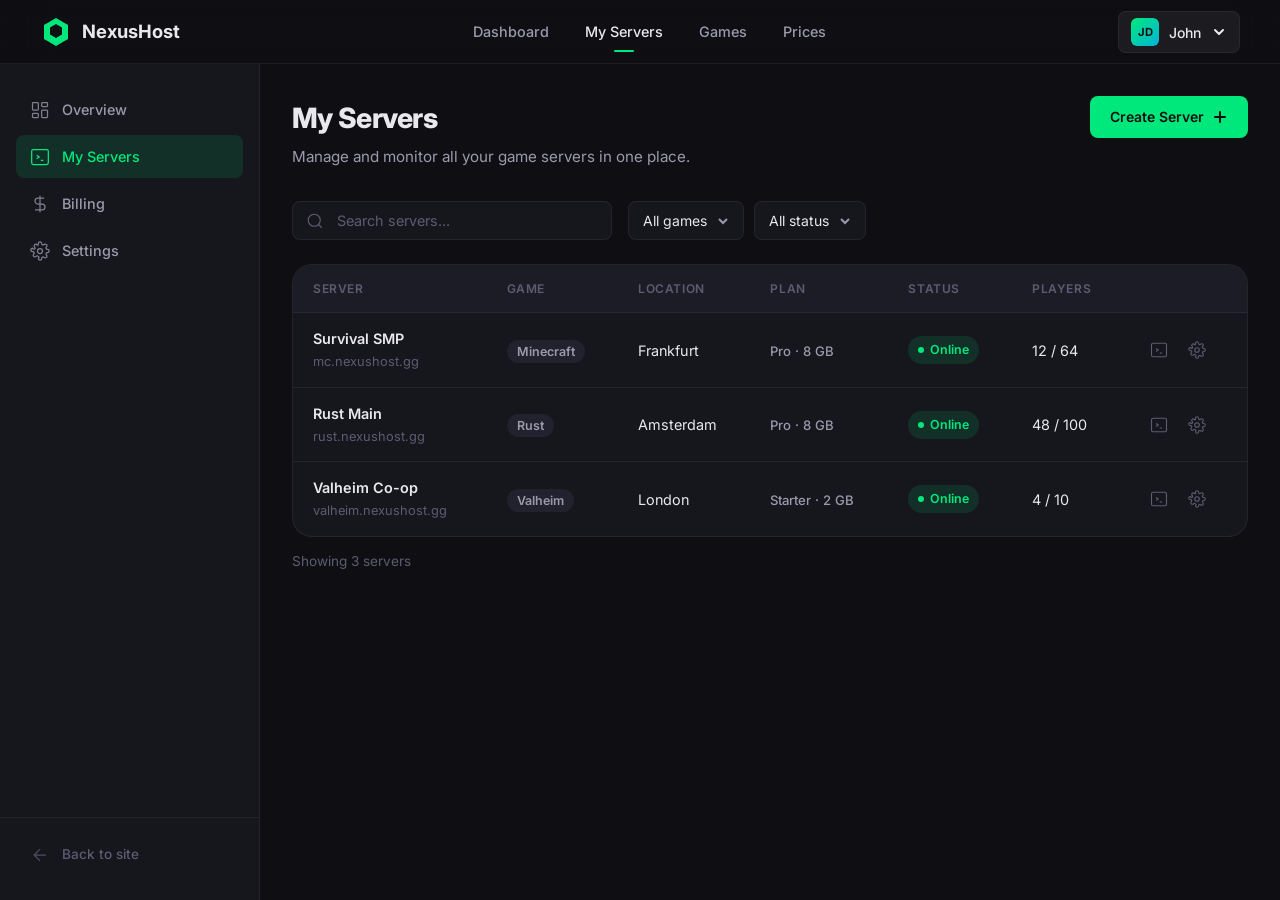
<file: servers.html>
<!DOCTYPE html>
<html lang="en">
<head>
  <meta charset="UTF-8">
  <meta name="viewport" content="width=device-width, initial-scale=1.0">
  <title>My Servers — NexusHost</title>
  <link rel="stylesheet" href="style.css">
  <link rel="stylesheet" href="dashboard.css">
  <link rel="stylesheet" href="servers.css">
  <link rel="preconnect" href="https://fonts.googleapis.com">
  <link rel="preconnect" href="https://fonts.gstatic.com" crossorigin>
  <link href="https://fonts.googleapis.com/css2?family=Inter:wght@400;500;600;700;800;900&display=swap" rel="stylesheet">
</head>
<body class="dashboard-body">

  <!-- ========== NAVBAR ========== -->
  <nav class="navbar dashboard-nav" id="navbar">
    <div class="nav-inner">
      <button type="button" class="dashboard-sidebar-toggle" id="sidebarToggle" aria-label="Open menu" aria-controls="sidebar" aria-expanded="false">
        <svg width="24" height="24" viewBox="0 0 24 24" fill="none" stroke="currentColor" stroke-width="1.5"><path d="M3 6h18M3 12h18M3 18h18" stroke-linecap="round"/></svg>
      </button>
      <a href="index.html" class="nav-logo">
        <div class="logo-icon">
          <svg viewBox="0 0 32 32" fill="none">
            <path d="M16 2L28 9V23L16 30L4 23V9L16 2Z" fill="url(#serversLogoGrad)" />
            <path d="M16 8L22 11.5V18.5L16 22L10 18.5V11.5L16 8Z" fill="#0f0f13" />
            <defs>
              <linearGradient id="serversLogoGrad" x1="4" y1="2" x2="28" y2="30">
                <stop stop-color="#00e87b" />
                <stop offset="1" stop-color="#00b4d8" />
              </linearGradient>
            </defs>
          </svg>
        </div>
        <span class="logo-text">NexusHost</span>
      </a>

      <div class="nav-links" id="navLinks">
        <a href="dashboard.html" class="nav-link">Dashboard</a>
        <a href="servers.html" class="nav-link active">My Servers</a>
        <a href="index.html#games" class="nav-link">Games</a>
        <a href="index.html#pricing" class="nav-link">Prices</a>
      </div>

      <div class="nav-actions">
        <div class="dashboard-user" id="userMenu">
          <button class="dashboard-user-btn" id="userMenuBtn" aria-expanded="false" aria-haspopup="true" aria-label="Account menu">
            <span class="dashboard-user-avatar">JD</span>
            <span class="dashboard-user-name">John</span>
            <svg class="dashboard-user-chevron" width="16" height="16" viewBox="0 0 16 16" fill="none"><path d="M4 6l4 4 4-4" stroke="currentColor" stroke-width="2" stroke-linecap="round" stroke-linejoin="round"/></svg>
          </button>
          <div class="dashboard-user-dropdown" id="userDropdown" hidden>
            <a href="dashboard.html" class="dashboard-user-item">Dashboard</a>
            <a href="settings.html" class="dashboard-user-item">Account settings</a>
            <a href="billing.html" class="dashboard-user-item">Billing</a>
            <hr class="dashboard-user-divider">
            <a href="auth.html" class="dashboard-user-item dashboard-user-item--danger">Sign out</a>
          </div>
        </div>
        <button class="mobile-toggle" id="mobileToggle" aria-label="Toggle menu">
          <span></span><span></span><span></span>
        </button>
      </div>
    </div>
  </nav>

  <!-- ========== LAYOUT: SIDEBAR + MAIN ========== -->
  <div class="dashboard-layout">
    <div class="dashboard-sidebar-overlay" id="sidebarOverlay" aria-hidden="true" hidden></div>
    <aside class="dashboard-sidebar" id="sidebar">
      <nav class="dashboard-sidebar-nav" aria-label="Dashboard navigation">
        <a href="dashboard.html" class="dashboard-sidebar-link">
          <svg viewBox="0 0 24 24" fill="none" stroke="currentColor" stroke-width="1.5"><rect x="3" y="3" width="7" height="9" rx="1"/><rect x="14" y="3" width="7" height="5" rx="1"/><rect x="14" y="12" width="7" height="9" rx="1"/><rect x="3" y="16" width="7" height="5" rx="1"/></svg>
          Overview
        </a>
        <a href="servers.html" class="dashboard-sidebar-link dashboard-sidebar-link--active">
          <svg viewBox="0 0 24 24" fill="none" stroke="currentColor" stroke-width="1.5"><rect x="2" y="3" width="20" height="18" rx="2"/><path d="M8 10l3 2-3 2M13 16h3"/></svg>
          My Servers
        </a>
        <a href="billing.html" class="dashboard-sidebar-link">
          <svg viewBox="0 0 24 24" fill="none" stroke="currentColor" stroke-width="1.5"><path d="M12 2v20M17 5H9.5a3.5 3.5 0 000 7h5a3.5 3.5 0 010 7H6"/></svg>
          Billing
        </a>
        <a href="settings.html" class="dashboard-sidebar-link">
          <svg viewBox="0 0 24 24" fill="none" stroke="currentColor" stroke-width="1.5"><circle cx="12" cy="12" r="3"/><path d="M19.4 15a1.65 1.65 0 00.33 1.82l.06.06a2 2 0 010 2.83 2 2 0 01-2.83 0l-.06-.06a1.65 1.65 0 00-1.82-.33 1.65 1.65 0 00-1 1.51V21a2 2 0 01-2 2 2 2 0 01-2-2v-.09A1.65 1.65 0 009.19 18a1.65 1.65 0 00-1.82.33l-.06.06a2 2 0 01-2.83 0 2 2 0 010-2.83l.06-.06a1.65 1.65 0 00.33-1.82 1.65 1.65 0 00-1.51-1H3a2 2 0 01-2-2 2 2 0 012-2h.09A1.65 1.65 0 006 9.19a1.65 1.65 0 00-.33-1.82l-.06-.06a2 2 0 010-2.83 2 2 0 012.83 0l.06.06a1.65 1.65 0 001.82.33H9a1.65 1.65 0 001-1.51V3a2 2 0 012-2 2 2 0 012 2v.09a1.65 1.65 0 001 1.51 1.65 1.65 0 001.82-.33l.06-.06a2 2 0 012.83 0 2 2 0 010 2.83l-.06.06a1.65 1.65 0 00-.33 1.82V9a1.65 1.65 0 001.51 1H21a2 2 0 012 2 2 2 0 01-2 2h-.09a1.65 1.65 0 00-1.51 1z"/></svg>
          Settings
        </a>
      </nav>
      <div class="dashboard-sidebar-footer">
        <a href="index.html" class="dashboard-sidebar-link dashboard-sidebar-link--muted">
          <svg viewBox="0 0 24 24" fill="none" stroke="currentColor" stroke-width="1.5"><path d="M19 12H5M12 19l-7-7 7-7"/></svg>
          Back to site
        </a>
      </div>
    </aside>

    <main class="dashboard-main">
      <div class="dashboard-content servers-content">

        <header class="dashboard-page-header">
          <div>
            <h1 class="dashboard-title">My Servers</h1>
            <p class="dashboard-subtitle">Manage and monitor all your game servers in one place.</p>
          </div>
          <a href="#" class="btn btn-primary">
            Create Server
            <svg width="16" height="16" viewBox="0 0 16 16" fill="none"><path d="M8 3v10M3 8h10" stroke="currentColor" stroke-width="2" stroke-linecap="round"/></svg>
          </a>
        </header>

        <!-- Toolbar: search + filters -->
        <div class="servers-toolbar">
          <div class="servers-search-wrap">
            <svg class="servers-search-icon" viewBox="0 0 24 24" fill="none" stroke="currentColor" stroke-width="1.5"><circle cx="11" cy="11" r="8"/><path d="M21 21l-4.35-4.35"/></svg>
            <input type="search" class="servers-search" placeholder="Search servers..." aria-label="Search servers">
          </div>
          <div class="servers-filters">
            <select class="servers-filter" aria-label="Filter by game">
              <option value="">All games</option>
              <option value="minecraft">Minecraft</option>
              <option value="rust">Rust</option>
              <option value="valheim">Valheim</option>
            </select>
            <select class="servers-filter" aria-label="Filter by status">
              <option value="">All status</option>
              <option value="online">Online</option>
              <option value="offline">Offline</option>
              <option value="starting">Starting</option>
            </select>
          </div>
        </div>

        <!-- Server list -->
        <section class="dashboard-section">
          <div class="dashboard-table-wrap">
            <table class="dashboard-table servers-table">
              <thead>
                <tr>
                  <th>Server</th>
                  <th>Game</th>
                  <th>Location</th>
                  <th>Plan</th>
                  <th>Status</th>
                  <th>Players</th>
                  <th></th>
                </tr>
              </thead>
              <tbody>
                <tr>
                  <td>
                    <div class="dashboard-table-server">
                      <a href="server-detail.html" class="dashboard-table-name">Survival SMP</a>
                      <span class="dashboard-table-ip">mc.nexushost.gg</span>
                    </div>
                  </td>
                  <td><span class="dashboard-table-game">Minecraft</span></td>
                  <td>Frankfurt</td>
                  <td><span class="servers-plan">Pro · 8 GB</span></td>
                  <td><span class="dashboard-badge dashboard-badge--success">Online</span></td>
                  <td>12 / 64</td>
                  <td>
                    <div class="dashboard-table-actions">
                      <a href="#" class="dashboard-btn-icon" title="Console"><svg viewBox="0 0 24 24" fill="none" stroke="currentColor" stroke-width="1.5"><rect x="2" y="3" width="20" height="18" rx="2"/><path d="M8 10l3 2-3 2M13 16h3"/></svg></a>
                      <a href="#" class="dashboard-btn-icon" title="Manage"><svg viewBox="0 0 24 24" fill="none" stroke="currentColor" stroke-width="1.5"><circle cx="12" cy="12" r="3"/><path d="M19.4 15a1.65 1.65 0 00.33 1.82l.06.06a2 2 0 010 2.83 2 2 0 01-2.83 0l-.06-.06a1.65 1.65 0 00-1.82-.33 1.65 1.65 0 00-1 1.51V21a2 2 0 01-2 2 2 2 0 01-2-2v-.09A1.65 1.65 0 009.19 18a1.65 1.65 0 00-1.82.33l-.06.06a2 2 0 01-2.83 0 2 2 0 010-2.83l.06-.06a1.65 1.65 0 00.33-1.82 1.65 1.65 0 00-1.51-1H3a2 2 0 01-2-2 2 2 0 012-2h.09A1.65 1.65 0 006 9.19a1.65 1.65 0 00-.33-1.82l-.06-.06a2 2 0 010-2.83 2 2 0 012.83 0l.06.06a1.65 1.65 0 001.82.33H9a1.65 1.65 0 001-1.51V3a2 2 0 012-2 2 2 0 012 2v.09a1.65 1.65 0 001 1.51 1.65 1.65 0 001.82-.33l.06-.06a2 2 0 012.83 0 2 2 0 010 2.83l-.06.06a1.65 1.65 0 00-.33 1.82V9a1.65 1.65 0 001.51 1H21a2 2 0 012 2 2 2 0 01-2 2h-.09a1.65 1.65 0 00-1.51 1z"/></svg></a>
                    </div>
                  </td>
                </tr>
                <tr>
                  <td>
                    <div class="dashboard-table-server">
                      <a href="server-detail.html" class="dashboard-table-name">Rust Main</a>
                      <span class="dashboard-table-ip">rust.nexushost.gg</span>
                    </div>
                  </td>
                  <td><span class="dashboard-table-game">Rust</span></td>
                  <td>Amsterdam</td>
                  <td><span class="servers-plan">Pro · 8 GB</span></td>
                  <td><span class="dashboard-badge dashboard-badge--success">Online</span></td>
                  <td>48 / 100</td>
                  <td>
                    <div class="dashboard-table-actions">
                      <a href="#" class="dashboard-btn-icon" title="Console"><svg viewBox="0 0 24 24" fill="none" stroke="currentColor" stroke-width="1.5"><rect x="2" y="3" width="20" height="18" rx="2"/><path d="M8 10l3 2-3 2M13 16h3"/></svg></a>
                      <a href="#" class="dashboard-btn-icon" title="Manage"><svg viewBox="0 0 24 24" fill="none" stroke="currentColor" stroke-width="1.5"><circle cx="12" cy="12" r="3"/><path d="M19.4 15a1.65 1.65 0 00.33 1.82l.06.06a2 2 0 010 2.83 2 2 0 01-2.83 0l-.06-.06a1.65 1.65 0 00-1.82-.33 1.65 1.65 0 00-1 1.51V21a2 2 0 01-2 2 2 2 0 01-2-2v-.09A1.65 1.65 0 009.19 18a1.65 1.65 0 00-1.82.33l-.06.06a2 2 0 01-2.83 0 2 2 0 010-2.83l.06-.06a1.65 1.65 0 00.33-1.82 1.65 1.65 0 00-1.51-1H3a2 2 0 01-2-2 2 2 0 012-2h.09A1.65 1.65 0 006 9.19a1.65 1.65 0 00-.33-1.82l-.06-.06a2 2 0 010-2.83 2 2 0 012.83 0l.06.06a1.65 1.65 0 001.82.33H9a1.65 1.65 0 001-1.51V3a2 2 0 012-2 2 2 0 012 2v.09a1.65 1.65 0 001 1.51 1.65 1.65 0 001.82-.33l.06-.06a2 2 0 012.83 0 2 2 0 010 2.83l-.06.06a1.65 1.65 0 00-.33 1.82V9a1.65 1.65 0 001.51 1H21a2 2 0 012 2 2 2 0 01-2 2h-.09a1.65 1.65 0 00-1.51 1z"/></svg></a>
                    </div>
                  </td>
                </tr>
                <tr>
                  <td>
                    <div class="dashboard-table-server">
                      <a href="server-detail.html" class="dashboard-table-name">Valheim Co-op</a>
                      <span class="dashboard-table-ip">valheim.nexushost.gg</span>
                    </div>
                  </td>
                  <td><span class="dashboard-table-game">Valheim</span></td>
                  <td>London</td>
                  <td><span class="servers-plan">Starter · 2 GB</span></td>
                  <td><span class="dashboard-badge dashboard-badge--success">Online</span></td>
                  <td>4 / 10</td>
                  <td>
                    <div class="dashboard-table-actions">
                      <a href="#" class="dashboard-btn-icon" title="Console"><svg viewBox="0 0 24 24" fill="none" stroke="currentColor" stroke-width="1.5"><rect x="2" y="3" width="20" height="18" rx="2"/><path d="M8 10l3 2-3 2M13 16h3"/></svg></a>
                      <a href="#" class="dashboard-btn-icon" title="Manage"><svg viewBox="0 0 24 24" fill="none" stroke="currentColor" stroke-width="1.5"><circle cx="12" cy="12" r="3"/><path d="M19.4 15a1.65 1.65 0 00.33 1.82l.06.06a2 2 0 010 2.83 2 2 0 01-2.83 0l-.06-.06a1.65 1.65 0 00-1.82-.33 1.65 1.65 0 00-1 1.51V21a2 2 0 01-2 2 2 2 0 01-2-2v-.09A1.65 1.65 0 009.19 18a1.65 1.65 0 00-1.82.33l-.06.06a2 2 0 01-2.83 0 2 2 0 010-2.83l.06-.06a1.65 1.65 0 00.33-1.82 1.65 1.65 0 00-1.51-1H3a2 2 0 01-2-2 2 2 0 012-2h.09A1.65 1.65 0 006 9.19a1.65 1.65 0 00-.33-1.82l-.06-.06a2 2 0 010-2.83 2 2 0 012.83 0l.06.06a1.65 1.65 0 001.82.33H9a1.65 1.65 0 001-1.51V3a2 2 0 012-2 2 2 0 012 2v.09a1.65 1.65 0 001 1.51 1.65 1.65 0 001.82-.33l.06-.06a2 2 0 012.83 0 2 2 0 010 2.83l-.06.06a1.65 1.65 0 00-.33 1.82V9a1.65 1.65 0 001.51 1H21a2 2 0 012 2 2 2 0 01-2 2h-.09a1.65 1.65 0 00-1.51 1z"/></svg></a>
                    </div>
                  </td>
                </tr>
              </tbody>
            </table>
          </div>

          <p class="servers-count">Showing 3 servers</p>
        </section>

      </div>
    </main>
  </div>

  <script src="script.js"></script>
  <script src="dashboard.js"></script>
</body>
</html>
</file>
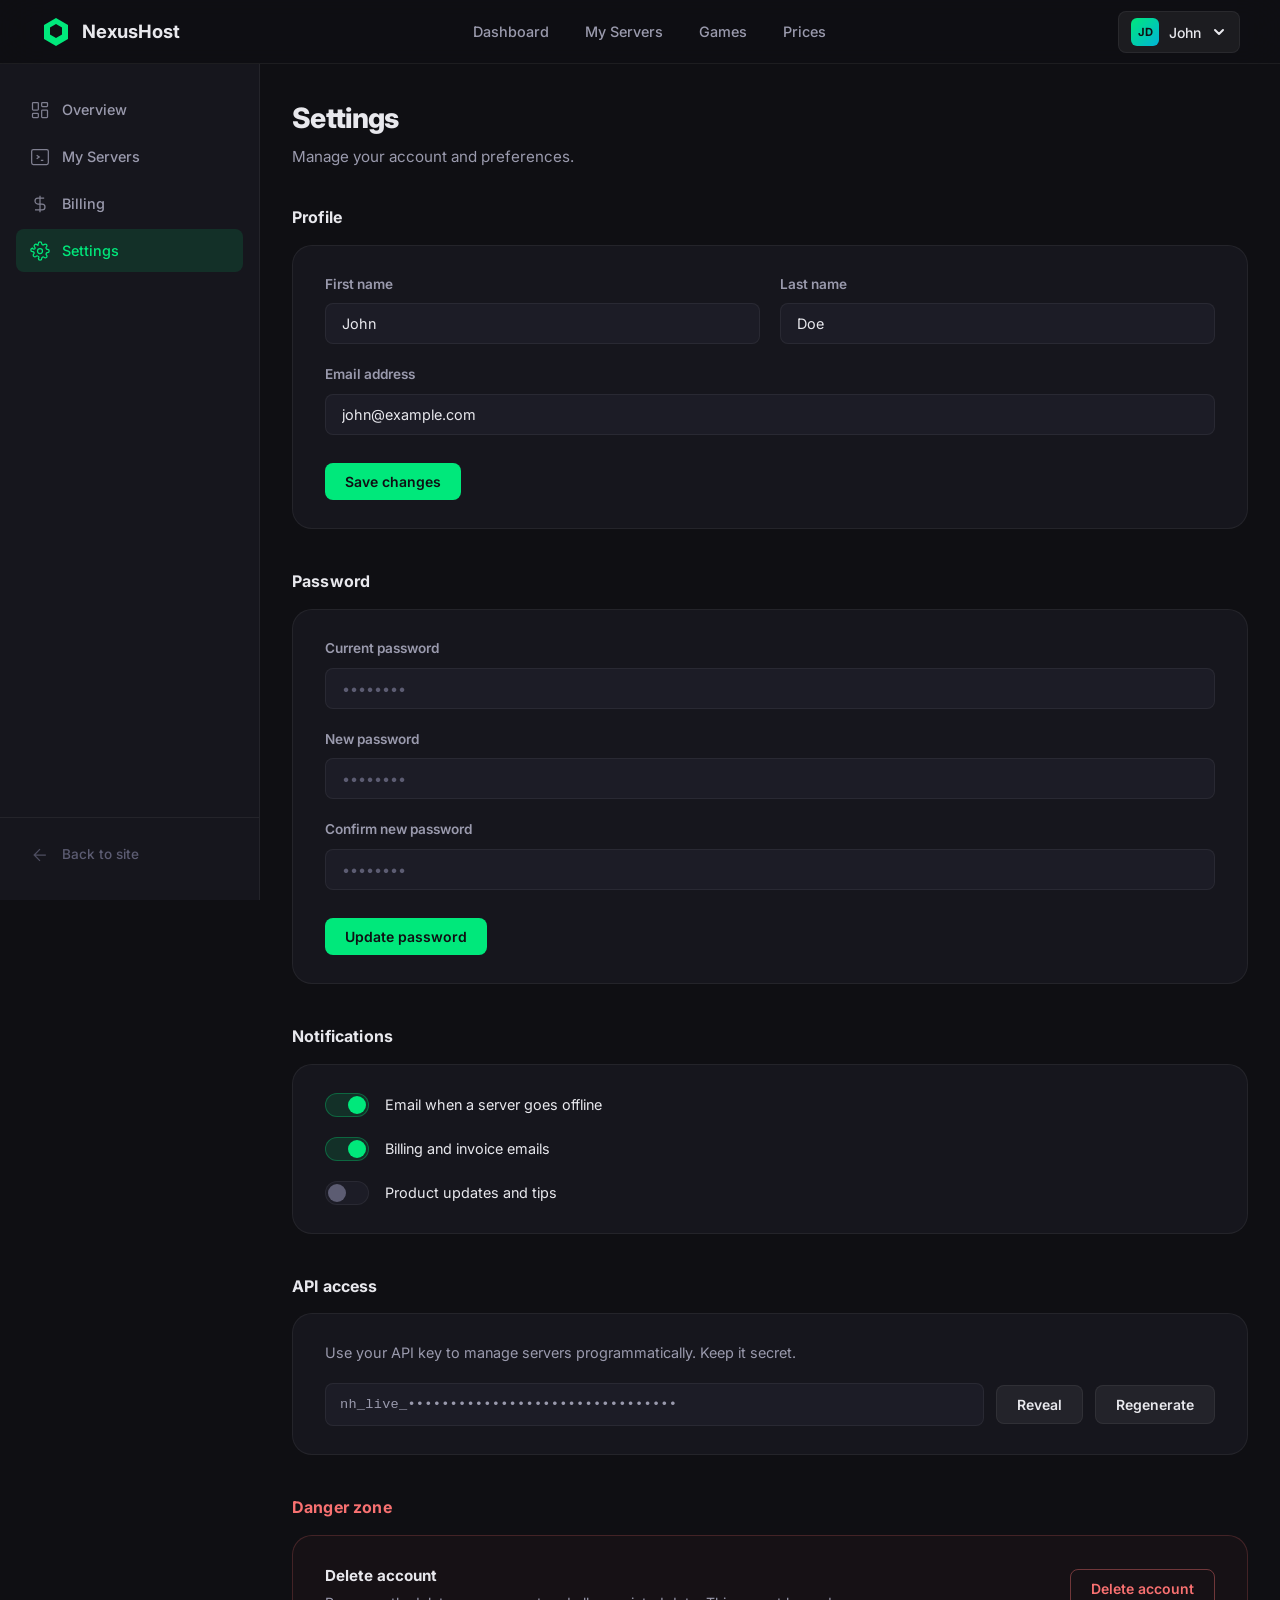
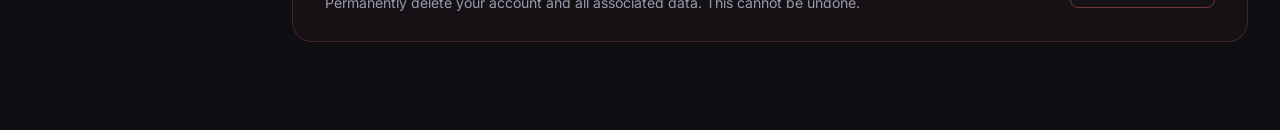
<file: settings.html>
<!DOCTYPE html>
<html lang="en">
<head>
  <meta charset="UTF-8">
  <meta name="viewport" content="width=device-width, initial-scale=1.0">
  <title>Settings — NexusHost</title>
  <link rel="stylesheet" href="style.css">
  <link rel="stylesheet" href="dashboard.css">
  <link rel="stylesheet" href="settings.css">
  <link rel="preconnect" href="https://fonts.googleapis.com">
  <link rel="preconnect" href="https://fonts.gstatic.com" crossorigin>
  <link href="https://fonts.googleapis.com/css2?family=Inter:wght@400;500;600;700;800;900&display=swap" rel="stylesheet">
</head>
<body class="dashboard-body">

  <!-- ========== NAVBAR ========== -->
  <nav class="navbar dashboard-nav" id="navbar">
    <div class="nav-inner">
      <button type="button" class="dashboard-sidebar-toggle" id="sidebarToggle" aria-label="Open menu" aria-controls="sidebar" aria-expanded="false">
        <svg width="24" height="24" viewBox="0 0 24 24" fill="none" stroke="currentColor" stroke-width="1.5"><path d="M3 6h18M3 12h18M3 18h18" stroke-linecap="round"/></svg>
      </button>
      <a href="index.html" class="nav-logo">
        <div class="logo-icon">
          <svg viewBox="0 0 32 32" fill="none">
            <path d="M16 2L28 9V23L16 30L4 23V9L16 2Z" fill="url(#settingsLogoGrad)" />
            <path d="M16 8L22 11.5V18.5L16 22L10 18.5V11.5L16 8Z" fill="#0f0f13" />
            <defs>
              <linearGradient id="settingsLogoGrad" x1="4" y1="2" x2="28" y2="30">
                <stop stop-color="#00e87b" />
                <stop offset="1" stop-color="#00b4d8" />
              </linearGradient>
            </defs>
          </svg>
        </div>
        <span class="logo-text">NexusHost</span>
      </a>

      <div class="nav-links" id="navLinks">
        <a href="dashboard.html" class="nav-link">Dashboard</a>
        <a href="servers.html" class="nav-link">My Servers</a>
        <a href="index.html#games" class="nav-link">Games</a>
        <a href="index.html#pricing" class="nav-link">Prices</a>
      </div>

      <div class="nav-actions">
        <div class="dashboard-user" id="userMenu">
          <button class="dashboard-user-btn" id="userMenuBtn" aria-expanded="false" aria-haspopup="true" aria-label="Account menu">
            <span class="dashboard-user-avatar">JD</span>
            <span class="dashboard-user-name">John</span>
            <svg class="dashboard-user-chevron" width="16" height="16" viewBox="0 0 16 16" fill="none"><path d="M4 6l4 4 4-4" stroke="currentColor" stroke-width="2" stroke-linecap="round" stroke-linejoin="round"/></svg>
          </button>
          <div class="dashboard-user-dropdown" id="userDropdown" hidden>
            <a href="dashboard.html" class="dashboard-user-item">Dashboard</a>
            <a href="settings.html" class="dashboard-user-item">Account settings</a>
            <a href="billing.html" class="dashboard-user-item">Billing</a>
            <hr class="dashboard-user-divider">
            <a href="auth.html" class="dashboard-user-item dashboard-user-item--danger">Sign out</a>
          </div>
        </div>
        <button class="mobile-toggle" id="mobileToggle" aria-label="Toggle menu">
          <span></span><span></span><span></span>
        </button>
      </div>
    </div>
  </nav>

  <!-- ========== LAYOUT: SIDEBAR + MAIN ========== -->
  <div class="dashboard-layout">
    <div class="dashboard-sidebar-overlay" id="sidebarOverlay" aria-hidden="true" hidden></div>
    <aside class="dashboard-sidebar" id="sidebar">
      <nav class="dashboard-sidebar-nav" aria-label="Dashboard navigation">
        <a href="dashboard.html" class="dashboard-sidebar-link">
          <svg viewBox="0 0 24 24" fill="none" stroke="currentColor" stroke-width="1.5"><rect x="3" y="3" width="7" height="9" rx="1"/><rect x="14" y="3" width="7" height="5" rx="1"/><rect x="14" y="12" width="7" height="9" rx="1"/><rect x="3" y="16" width="7" height="5" rx="1"/></svg>
          Overview
        </a>
        <a href="servers.html" class="dashboard-sidebar-link">
          <svg viewBox="0 0 24 24" fill="none" stroke="currentColor" stroke-width="1.5"><rect x="2" y="3" width="20" height="18" rx="2"/><path d="M8 10l3 2-3 2M13 16h3"/></svg>
          My Servers
        </a>
        <a href="billing.html" class="dashboard-sidebar-link">
          <svg viewBox="0 0 24 24" fill="none" stroke="currentColor" stroke-width="1.5"><path d="M12 2v20M17 5H9.5a3.5 3.5 0 000 7h5a3.5 3.5 0 010 7H6"/></svg>
          Billing
        </a>
        <a href="settings.html" class="dashboard-sidebar-link dashboard-sidebar-link--active">
          <svg viewBox="0 0 24 24" fill="none" stroke="currentColor" stroke-width="1.5"><circle cx="12" cy="12" r="3"/><path d="M19.4 15a1.65 1.65 0 00.33 1.82l.06.06a2 2 0 010 2.83 2 2 0 01-2.83 0l-.06-.06a1.65 1.65 0 00-1.82-.33 1.65 1.65 0 00-1 1.51V21a2 2 0 01-2 2 2 2 0 01-2-2v-.09A1.65 1.65 0 009.19 18a1.65 1.65 0 00-1.82.33l-.06.06a2 2 0 01-2.83 0 2 2 0 010-2.83l.06-.06a1.65 1.65 0 00.33-1.82 1.65 1.65 0 00-1.51-1H3a2 2 0 01-2-2 2 2 0 012-2h.09A1.65 1.65 0 006 9.19a1.65 1.65 0 00-.33-1.82l-.06-.06a2 2 0 010-2.83 2 2 0 012.83 0l.06.06a1.65 1.65 0 001.82.33H9a1.65 1.65 0 001-1.51V3a2 2 0 012-2 2 2 0 012 2v.09a1.65 1.65 0 001 1.51 1.65 1.65 0 001.82-.33l.06-.06a2 2 0 012.83 0 2 2 0 010 2.83l-.06.06a1.65 1.65 0 00-.33 1.82V9a1.65 1.65 0 001.51 1H21a2 2 0 012 2 2 2 0 01-2 2h-.09a1.65 1.65 0 00-1.51 1z"/></svg>
          Settings
        </a>
      </nav>
      <div class="dashboard-sidebar-footer">
        <a href="index.html" class="dashboard-sidebar-link dashboard-sidebar-link--muted">
          <svg viewBox="0 0 24 24" fill="none" stroke="currentColor" stroke-width="1.5"><path d="M19 12H5M12 19l-7-7 7-7"/></svg>
          Back to site
        </a>
      </div>
    </aside>

    <main class="dashboard-main">
      <div class="dashboard-content settings-content">

        <header class="dashboard-page-header">
          <div>
            <h1 class="dashboard-title">Settings</h1>
            <p class="dashboard-subtitle">Manage your account and preferences.</p>
          </div>
        </header>

        <!-- Profile -->
        <section class="settings-section">
          <h2 class="settings-section-title">Profile</h2>
          <div class="settings-card">
            <form class="settings-form" id="profileForm">
              <div class="settings-form-row">
                <div class="settings-field">
                  <label for="settingsFirstName" class="settings-label">First name</label>
                  <input type="text" id="settingsFirstName" class="settings-input" value="John" autocomplete="given-name">
                </div>
                <div class="settings-field">
                  <label for="settingsLastName" class="settings-label">Last name</label>
                  <input type="text" id="settingsLastName" class="settings-input" value="Doe" autocomplete="family-name">
                </div>
              </div>
              <div class="settings-field">
                <label for="settingsEmail" class="settings-label">Email address</label>
                <input type="email" id="settingsEmail" class="settings-input" value="john@example.com" autocomplete="email">
              </div>
              <div class="settings-form-actions">
                <button type="submit" class="btn btn-primary">Save changes</button>
              </div>
            </form>
          </div>
        </section>

        <!-- Password -->
        <section class="settings-section">
          <h2 class="settings-section-title">Password</h2>
          <div class="settings-card">
            <form class="settings-form" id="passwordForm">
              <div class="settings-field">
                <label for="settingsCurrentPassword" class="settings-label">Current password</label>
                <input type="password" id="settingsCurrentPassword" class="settings-input" placeholder="••••••••" autocomplete="current-password">
              </div>
              <div class="settings-field">
                <label for="settingsNewPassword" class="settings-label">New password</label>
                <input type="password" id="settingsNewPassword" class="settings-input" placeholder="••••••••" autocomplete="new-password">
              </div>
              <div class="settings-field">
                <label for="settingsConfirmPassword" class="settings-label">Confirm new password</label>
                <input type="password" id="settingsConfirmPassword" class="settings-input" placeholder="••••••••" autocomplete="new-password">
              </div>
              <div class="settings-form-actions">
                <button type="submit" class="btn btn-primary">Update password</button>
              </div>
            </form>
          </div>
        </section>

        <!-- Notifications -->
        <section class="settings-section">
          <h2 class="settings-section-title">Notifications</h2>
          <div class="settings-card">
            <div class="settings-toggles">
              <label class="settings-toggle">
                <input type="checkbox" class="settings-toggle-input" checked>
                <span class="settings-toggle-slider"></span>
                <span class="settings-toggle-label">Email when a server goes offline</span>
              </label>
              <label class="settings-toggle">
                <input type="checkbox" class="settings-toggle-input" checked>
                <span class="settings-toggle-slider"></span>
                <span class="settings-toggle-label">Billing and invoice emails</span>
              </label>
              <label class="settings-toggle">
                <input type="checkbox" class="settings-toggle-input">
                <span class="settings-toggle-slider"></span>
                <span class="settings-toggle-label">Product updates and tips</span>
              </label>
            </div>
          </div>
        </section>

        <!-- API Key -->
        <section class="settings-section">
          <h2 class="settings-section-title">API access</h2>
          <div class="settings-card">
            <p class="settings-card-desc">Use your API key to manage servers programmatically. Keep it secret.</p>
            <div class="settings-api-row">
              <code class="settings-api-key">nh_live_••••••••••••••••••••••••••••••••</code>
              <button type="button" class="btn btn-ghost settings-api-btn">Reveal</button>
              <button type="button" class="btn btn-ghost settings-api-btn">Regenerate</button>
            </div>
          </div>
        </section>

        <!-- Danger zone -->
        <section class="settings-section settings-section--danger">
          <h2 class="settings-section-title">Danger zone</h2>
          <div class="settings-card settings-card--danger">
            <div class="settings-danger-content">
              <div>
                <strong>Delete account</strong>
                <p>Permanently delete your account and all associated data. This cannot be undone.</p>
              </div>
              <button type="button" class="btn settings-btn-danger">Delete account</button>
            </div>
          </div>
        </section>

      </div>
    </main>
  </div>

  <script src="script.js"></script>
  <script src="dashboard.js"></script>
</body>
</html>
</file>
<file: style.css>
/* ===== RESET & TOKENS ===== */
*,
*::before,
*::after {
  margin: 0;
  padding: 0;
  box-sizing: border-box;
}

:root {
  --bg-root: #0f0f13;
  --bg-raised: #16161d;
  --bg-surface: #1c1c26;
  --bg-overlay: #22222e;

  --border: rgba(255, 255, 255, 0.06);
  --border-hover: rgba(255, 255, 255, 0.12);

  --text-primary: #e8e8ed;
  --text-secondary: #9a9aad;
  --text-tertiary: #5c5c72;

  --accent: #00e87b;
  --accent-hover: #00ff8a;
  --accent-dim: rgba(0, 232, 123, 0.12);
  --accent-secondary: #00b4d8;

  --radius-sm: 8px;
  --radius-md: 12px;
  --radius-lg: 20px;
  --radius-xl: 24px;
  --radius-full: 9999px;

  --font: 'Inter', -apple-system, BlinkMacSystemFont, 'Segoe UI', sans-serif;
  --transition: 0.25s cubic-bezier(0.4, 0, 0.2, 1);
}

html {
  scroll-behavior: smooth;
  -webkit-font-smoothing: antialiased;
  -moz-osx-font-smoothing: grayscale;
}

body {
  font-family: var(--font);
  background: var(--bg-root);
  color: var(--text-primary);
  line-height: 1.6;
  overflow-x: hidden;
}

a {
  text-decoration: none;
  color: inherit;
}

ul {
  list-style: none;
}

img {
  max-width: 100%;
}

.container {
  width: 100%;
  max-width: 1200px;
  margin: 0 auto;
  padding: 0 24px;
}

/* ===== NAVBAR — LIQUID GLASS ===== */
.navbar {
  position: fixed;
  top: 0;
  left: 0;
  right: 0;
  z-index: 1000;
  padding: 0 24px;
  transition: var(--transition);
}

.navbar::before {
  content: '';
  position: absolute;
  inset: 0;
  background: rgba(15, 15, 19, 0.55);
  backdrop-filter: blur(24px) saturate(1.6);
  -webkit-backdrop-filter: blur(24px) saturate(1.6);
  border-bottom: 1px solid var(--border);
  transition: var(--transition);
}

.navbar.scrolled::before {
  background: rgba(15, 15, 19, 0.78);
  border-bottom-color: rgba(255, 255, 255, 0.08);
}

.nav-inner {
  position: relative;
  display: flex;
  align-items: center;
  justify-content: space-between;
  max-width: 1200px;
  margin: 0 auto;
  height: 64px;
}

.nav-logo {
  display: flex;
  align-items: center;
  gap: 10px;
  font-weight: 700;
  font-size: 1.15rem;
  color: var(--text-primary);
  z-index: 10;
}

.logo-icon {
  width: 32px;
  height: 32px;
}

.logo-icon svg {
  width: 100%;
  height: 100%;
}

.nav-links {
  display: flex;
  align-items: center;
  gap: 4px;
}

.nav-link {
  position: relative;
  padding: 8px 16px;
  font-size: 0.9rem;
  font-weight: 500;
  color: var(--text-secondary);
  border-radius: var(--radius-sm);
  transition: var(--transition);
}

.nav-link:hover {
  color: var(--text-primary);
  background: rgba(255, 255, 255, 0.05);
}

.nav-link.active {
  color: var(--text-primary);
}

.nav-link.active::after {
  content: '';
  position: absolute;
  bottom: 0;
  left: 50%;
  transform: translateX(-50%);
  width: 20px;
  height: 2px;
  background: var(--accent);
  border-radius: 1px;
}

.nav-actions {
  display: flex;
  align-items: center;
  gap: 12px;
  z-index: 10;
}

/* ===== BUTTONS ===== */
.btn {
  display: inline-flex;
  align-items: center;
  justify-content: center;
  gap: 8px;
  font-family: var(--font);
  font-weight: 600;
  font-size: 0.875rem;
  border: none;
  cursor: pointer;
  border-radius: var(--radius-sm);
  padding: 10px 20px;
  transition: var(--transition);
  white-space: nowrap;
}

.btn-signup {
  background: var(--accent);
  color: #0f0f13;
}

.btn-signup:hover {
  background: var(--accent-hover);
  box-shadow: 0 0 20px rgba(0, 232, 123, 0.3);
}

.btn-primary {
  background: var(--accent);
  color: #0f0f13;
}

.btn-primary:hover {
  background: var(--accent-hover);
  box-shadow: 0 0 24px rgba(0, 232, 123, 0.3);
  transform: translateY(-1px);
}

.btn-ghost {
  background: rgba(255, 255, 255, 0.06);
  color: var(--text-primary);
  border: 1px solid var(--border);
}

.btn-ghost:hover {
  background: rgba(255, 255, 255, 0.1);
  border-color: var(--border-hover);
  transform: translateY(-1px);
}

.btn-outline {
  background: transparent;
  color: var(--text-primary);
  border: 1px solid var(--border);
}

.btn-outline:hover {
  background: rgba(255, 255, 255, 0.05);
  border-color: var(--accent);
  color: var(--accent);
  transform: translateY(-1px);
}

.btn-lg {
  padding: 14px 28px;
  font-size: 0.95rem;
  border-radius: var(--radius-md);
}

.btn-block {
  width: 100%;
}

/* ===== MOBILE TOGGLE ===== */
.mobile-toggle {
  display: none;
  flex-direction: column;
  gap: 5px;
  background: none;
  border: none;
  cursor: pointer;
  padding: 4px;
}

.mobile-toggle span {
  display: block;
  width: 22px;
  height: 2px;
  background: var(--text-primary);
  border-radius: 2px;
  transition: var(--transition);
}

/* ===== GRADIENT TEXT ===== */
.gradient-text {
  background: linear-gradient(135deg, var(--accent) 0%, var(--accent-secondary) 100%);
  -webkit-background-clip: text;
  -webkit-text-fill-color: transparent;
  background-clip: text;
}

/* ===== HERO ===== */
.hero {
  position: relative;
  min-height: 100vh;
  display: flex;
  align-items: center;
  padding: 120px 0 80px;
  overflow: hidden;
}

.hero-bg {
  position: absolute;
  inset: 0;
  overflow: hidden;
}

.hero-glow {
  position: absolute;
  border-radius: 50%;
  filter: blur(120px);
  opacity: 0.35;
  pointer-events: none;
}

.hero-glow--1 {
  width: 600px;
  height: 600px;
  top: -150px;
  right: -100px;
  background: radial-gradient(circle, var(--accent) 0%, transparent 70%);
}

.hero-glow--2 {
  width: 500px;
  height: 500px;
  bottom: -100px;
  left: -100px;
  background: radial-gradient(circle, var(--accent-secondary) 0%, transparent 70%);
}

.hero-grid {
  position: absolute;
  inset: 0;
  background-image:
    linear-gradient(rgba(255, 255, 255, 0.02) 1px, transparent 1px),
    linear-gradient(90deg, rgba(255, 255, 255, 0.02) 1px, transparent 1px);
  background-size: 60px 60px;
  mask-image: radial-gradient(ellipse at center, black 20%, transparent 70%);
  -webkit-mask-image: radial-gradient(ellipse at center, black 20%, transparent 70%);
}

.hero-content {
  position: relative;
  text-align: center;
  max-width: 800px;
  margin: 0 auto;
}

.hero-badge {
  display: inline-flex;
  align-items: center;
  gap: 8px;
  padding: 8px 18px;
  border-radius: var(--radius-full);
  background: var(--accent-dim);
  color: var(--accent);
  font-size: 0.825rem;
  font-weight: 600;
  margin-bottom: 28px;
  border: 1px solid rgba(0, 232, 123, 0.15);
  animation: fadeInUp 0.6s ease-out both;
}

.hero-title {
  font-size: clamp(2.8rem, 6vw, 4.5rem);
  font-weight: 800;
  line-height: 1.1;
  letter-spacing: -0.03em;
  margin-bottom: 24px;
  animation: fadeInUp 0.6s ease-out 0.1s both;
}

.hero-subtitle {
  font-size: 1.15rem;
  line-height: 1.7;
  color: var(--text-secondary);
  max-width: 600px;
  margin: 0 auto 36px;
  animation: fadeInUp 0.6s ease-out 0.2s both;
}

.hero-cta {
  display: flex;
  align-items: center;
  justify-content: center;
  gap: 16px;
  flex-wrap: wrap;
  margin-bottom: 64px;
  animation: fadeInUp 0.6s ease-out 0.3s both;
}

.hero-stats {
  display: flex;
  align-items: center;
  justify-content: center;
  gap: 32px;
  flex-wrap: wrap;
  animation: fadeInUp 0.6s ease-out 0.4s both;
}

.hero-stat {
  display: flex;
  flex-direction: column;
  align-items: center;
}

.hero-stat-value {
  font-size: 1.5rem;
  font-weight: 800;
  color: var(--text-primary);
}

.hero-stat-label {
  font-size: 0.8rem;
  color: var(--text-tertiary);
  font-weight: 500;
  margin-top: 2px;
}

.hero-stat-divider {
  width: 1px;
  height: 36px;
  background: var(--border);
}

/* ===== SECTION SHARED ===== */
.section-header {
  text-align: center;
  margin-bottom: 60px;
}

.section-tag {
  display: inline-block;
  padding: 6px 14px;
  border-radius: var(--radius-full);
  background: var(--accent-dim);
  color: var(--accent);
  font-size: 0.8rem;
  font-weight: 600;
  margin-bottom: 16px;
  border: 1px solid rgba(0, 232, 123, 0.12);
}

.section-title {
  font-size: clamp(2rem, 4vw, 2.8rem);
  font-weight: 800;
  line-height: 1.15;
  letter-spacing: -0.02em;
  margin-bottom: 16px;
}

.section-subtitle {
  font-size: 1.05rem;
  color: var(--text-secondary);
  max-width: 560px;
  margin: 0 auto;
  line-height: 1.7;
}

/* ===== FEATURES ===== */
.features {
  padding: 100px 0;
}

.features-grid {
  display: grid;
  grid-template-columns: repeat(3, 1fr);
  gap: 20px;
}

.feature-card {
  position: relative;
  padding: 32px 28px;
  background: var(--bg-raised);
  border: 1px solid var(--border);
  border-radius: var(--radius-lg);
  transition: var(--transition);
  overflow: hidden;
}

.feature-card::before {
  content: '';
  position: absolute;
  top: 0;
  left: 0;
  right: 0;
  height: 1px;
  background: linear-gradient(90deg, transparent, rgba(255, 255, 255, 0.08), transparent);
  opacity: 0;
  transition: var(--transition);
}

.feature-card:hover {
  border-color: var(--border-hover);
  background: var(--bg-surface);
  transform: translateY(-4px);
}

.feature-card:hover::before {
  opacity: 1;
}

.feature-icon {
  width: 48px;
  height: 48px;
  display: flex;
  align-items: center;
  justify-content: center;
  border-radius: var(--radius-md);
  margin-bottom: 20px;
}

.feature-icon svg {
  width: 24px;
  height: 24px;
}

.feature-icon--perf {
  background: rgba(0, 232, 123, 0.1);
  color: #00e87b;
}
.feature-icon--shield {
  background: rgba(0, 180, 216, 0.1);
  color: #00b4d8;
}
.feature-icon--globe {
  background: rgba(168, 85, 247, 0.1);
  color: #a855f7;
}
.feature-icon--mod {
  background: rgba(232, 164, 58, 0.1);
  color: #e8a43a;
}
.feature-icon--console {
  background: rgba(99, 102, 241, 0.1);
  color: #6366f1;
}
.feature-icon--backup {
  background: rgba(236, 72, 153, 0.1);
  color: #ec4899;
}

.feature-card h3 {
  font-size: 1.1rem;
  font-weight: 700;
  margin-bottom: 8px;
}

.feature-card p {
  font-size: 0.9rem;
  color: var(--text-secondary);
  line-height: 1.6;
}

/* ===== GAMES ===== */
.games {
  padding: 100px 0;
  background: var(--bg-raised);
  border-top: 1px solid var(--border);
  border-bottom: 1px solid var(--border);
}

.games-grid {
  display: grid;
  grid-template-columns: repeat(4, 1fr);
  gap: 16px;
}

.game-card {
  position: relative;
  padding: 28px 24px;
  background: var(--bg-surface);
  border: 1px solid var(--border);
  border-radius: var(--radius-lg);
  text-align: center;
  transition: var(--transition);
  overflow: hidden;
}

.game-card-bg {
  position: absolute;
  top: -40px;
  left: 50%;
  transform: translateX(-50%);
  width: 120px;
  height: 120px;
  border-radius: 50%;
  background: var(--accent);
  filter: blur(60px);
  opacity: 0;
  transition: var(--transition);
}

.game-card:hover {
  border-color: var(--border-hover);
  transform: translateY(-4px);
}

.game-card:hover .game-card-bg {
  opacity: 0.15;
}

.game-icon {
  width: 56px;
  height: 56px;
  margin: 0 auto 16px;
}

.game-icon svg {
  width: 100%;
  height: 100%;
}

.game-card h3 {
  font-size: 1.05rem;
  font-weight: 700;
  margin-bottom: 4px;
}

.game-card p {
  font-size: 0.8rem;
  color: var(--text-tertiary);
}

.game-tag {
  display: inline-block;
  margin-top: 12px;
  padding: 3px 10px;
  font-size: 0.7rem;
  font-weight: 600;
  border-radius: var(--radius-full);
  background: var(--accent-dim);
  color: var(--accent);
  border: 1px solid rgba(0, 232, 123, 0.1);
}

.game-card--more {
  display: flex;
  flex-direction: column;
  align-items: center;
  justify-content: center;
}

.game-browse-link {
  margin-top: 12px;
  font-size: 0.825rem;
  font-weight: 600;
  color: var(--accent);
  transition: var(--transition);
}

.game-browse-link:hover {
  color: var(--accent-hover);
}

/* ===== PRICING ===== */
.pricing {
  padding: 100px 0;
}

.pricing-grid {
  display: grid;
  grid-template-columns: repeat(3, 1fr);
  gap: 20px;
  align-items: start;
}

.price-card {
  position: relative;
  padding: 36px 32px;
  background: var(--bg-raised);
  border: 1px solid var(--border);
  border-radius: var(--radius-xl);
  transition: var(--transition);
}

.price-card:hover {
  transform: translateY(-4px);
  border-color: var(--border-hover);
}

.price-card--featured {
  background: var(--bg-surface);
  border-color: rgba(0, 232, 123, 0.2);
  box-shadow: 0 0 60px rgba(0, 232, 123, 0.06);
}

.price-card--featured:hover {
  border-color: rgba(0, 232, 123, 0.35);
  box-shadow: 0 0 80px rgba(0, 232, 123, 0.1);
}

.price-card-badge {
  position: absolute;
  top: -12px;
  left: 50%;
  transform: translateX(-50%);
  padding: 5px 16px;
  background: var(--accent);
  color: #0f0f13;
  font-size: 0.75rem;
  font-weight: 700;
  border-radius: var(--radius-full);
  white-space: nowrap;
}

.price-card-header h3 {
  font-size: 1.2rem;
  font-weight: 700;
  margin-bottom: 4px;
}

.price-desc {
  font-size: 0.85rem;
  color: var(--text-tertiary);
}

.price-amount {
  display: flex;
  align-items: baseline;
  gap: 2px;
  margin: 24px 0;
}

.price-currency {
  font-size: 1.5rem;
  font-weight: 700;
  color: var(--text-secondary);
}

.price-value {
  font-size: 3.5rem;
  font-weight: 800;
  line-height: 1;
  letter-spacing: -0.03em;
}

.price-period {
  font-size: 1rem;
  color: var(--text-tertiary);
  font-weight: 500;
}

.price-features {
  display: flex;
  flex-direction: column;
  gap: 12px;
  margin-bottom: 28px;
}

.price-features li {
  display: flex;
  align-items: center;
  gap: 10px;
  font-size: 0.9rem;
  color: var(--text-secondary);
}

.price-features li svg {
  width: 16px;
  height: 16px;
  flex-shrink: 0;
}

/* ===== ABOUT ===== */
.about {
  padding: 100px 0;
  background: var(--bg-raised);
  border-top: 1px solid var(--border);
  border-bottom: 1px solid var(--border);
}

.about-grid {
  display: grid;
  grid-template-columns: 1fr 1fr;
  gap: 64px;
  align-items: center;
}

.about-content .section-tag {
  margin-bottom: 16px;
}

.about-content .section-title {
  text-align: left;
  margin-bottom: 24px;
}

.about-content p {
  color: var(--text-secondary);
  font-size: 0.95rem;
  line-height: 1.8;
  margin-bottom: 16px;
}

.about-highlights {
  display: flex;
  gap: 36px;
  margin-top: 32px;
}

.about-highlight {
  display: flex;
  flex-direction: column;
}

.about-highlight-value {
  font-size: 1.6rem;
  font-weight: 800;
  color: var(--accent);
}

.about-highlight-label {
  font-size: 0.82rem;
  color: var(--text-tertiary);
  font-weight: 500;
}

/* About visual — floating cards */
.about-visual {
  position: relative;
  height: 380px;
}

.about-card-stack {
  position: relative;
  width: 100%;
  height: 100%;
}

.about-float-card {
  position: absolute;
  display: flex;
  align-items: center;
  gap: 14px;
  padding: 16px 20px;
  background: var(--bg-surface);
  border: 1px solid var(--border);
  border-radius: var(--radius-md);
  box-shadow: 0 8px 32px rgba(0, 0, 0, 0.3);
  min-width: 280px;
  transition: var(--transition);
}

.about-float-card:hover {
  transform: translateY(-2px) scale(1.02);
  border-color: var(--border-hover);
}

.afc-icon {
  width: 36px;
  height: 36px;
  flex-shrink: 0;
}

.afc-icon svg {
  width: 100%;
  height: 100%;
}

.about-float-card strong {
  font-size: 0.88rem;
  font-weight: 600;
}

.about-float-card span {
  font-size: 0.78rem;
  color: var(--text-tertiary);
}

.about-float-card--1 {
  top: 20px;
  left: 10px;
  animation: floatCard 6s ease-in-out infinite;
}

.about-float-card--2 {
  top: 140px;
  right: 0;
  animation: floatCard 6s ease-in-out 2s infinite;
}

.about-float-card--3 {
  bottom: 20px;
  left: 40px;
  animation: floatCard 6s ease-in-out 4s infinite;
}

/* ===== FINAL CTA ===== */
.final-cta {
  position: relative;
  padding: 100px 0;
  text-align: center;
  overflow: hidden;
}

.final-cta-bg {
  position: absolute;
  inset: 0;
  overflow: hidden;
}

.final-cta-content {
  position: relative;
}

.final-cta h2 {
  font-size: clamp(2rem, 4vw, 2.8rem);
  font-weight: 800;
  line-height: 1.15;
  letter-spacing: -0.02em;
  margin-bottom: 16px;
}

.final-cta p {
  font-size: 1.05rem;
  color: var(--text-secondary);
  margin-bottom: 32px;
  max-width: 500px;
  margin-left: auto;
  margin-right: auto;
  line-height: 1.7;
}

/* ===== FOOTER ===== */
.footer {
  padding: 60px 0 0;
  border-top: 1px solid var(--border);
}

.footer-grid {
  display: grid;
  grid-template-columns: 1.5fr repeat(4, 1fr);
  gap: 40px;
  padding-bottom: 48px;
}

.footer-brand .nav-logo {
  margin-bottom: 12px;
}

.footer-tagline {
  font-size: 0.88rem;
  color: var(--text-tertiary);
  margin-bottom: 20px;
}

.footer-socials {
  display: flex;
  gap: 12px;
}

.footer-socials a {
  display: flex;
  align-items: center;
  justify-content: center;
  width: 36px;
  height: 36px;
  border-radius: var(--radius-sm);
  background: rgba(255, 255, 255, 0.04);
  color: var(--text-tertiary);
  transition: var(--transition);
}

.footer-socials a svg {
  width: 18px;
  height: 18px;
}

.footer-socials a:hover {
  background: rgba(255, 255, 255, 0.08);
  color: var(--text-primary);
}

.footer-col h4 {
  font-size: 0.82rem;
  font-weight: 700;
  text-transform: uppercase;
  letter-spacing: 0.06em;
  color: var(--text-primary);
  margin-bottom: 16px;
}

.footer-col a {
  display: block;
  font-size: 0.88rem;
  color: var(--text-tertiary);
  padding: 4px 0;
  transition: var(--transition);
}

.footer-col a:hover {
  color: var(--text-primary);
}

.footer-bottom {
  display: flex;
  align-items: center;
  justify-content: space-between;
  padding: 24px 0;
  border-top: 1px solid var(--border);
  font-size: 0.8rem;
  color: var(--text-tertiary);
}

/* ===== ANIMATIONS ===== */
@keyframes fadeInUp {
  from {
    opacity: 0;
    transform: translateY(24px);
  }
  to {
    opacity: 1;
    transform: translateY(0);
  }
}

@keyframes floatCard {
  0%, 100% { transform: translateY(0); }
  50% { transform: translateY(-12px); }
}

/* Scroll-triggered animations */
[data-animate] {
  opacity: 0;
  transform: translateY(32px);
  transition: opacity 0.6s ease-out, transform 0.6s ease-out;
}

[data-animate].in-view {
  opacity: 1;
  transform: translateY(0);
}

/* ===== RESPONSIVE ===== */
@media (max-width: 1024px) {
  .features-grid {
    grid-template-columns: repeat(2, 1fr);
  }

  .games-grid {
    grid-template-columns: repeat(3, 1fr);
  }

  .pricing-grid {
    grid-template-columns: repeat(3, 1fr);
    gap: 16px;
  }

  .footer-grid {
    grid-template-columns: 1fr 1fr;
    gap: 32px;
  }
}

@media (max-width: 768px) {
  .nav-links {
    position: fixed;
    top: 0;
    left: 0;
    right: 0;
    bottom: 0;
    flex-direction: column;
    align-items: center;
    justify-content: center;
    gap: 8px;
    background: rgba(15, 15, 19, 0.96);
    backdrop-filter: blur(24px);
    -webkit-backdrop-filter: blur(24px);
    opacity: 0;
    visibility: hidden;
    transition: var(--transition);
    z-index: 5;
  }

  .nav-links.open {
    opacity: 1;
    visibility: visible;
  }

  .nav-links .nav-link {
    font-size: 1.2rem;
    padding: 12px 24px;
  }

  .mobile-toggle {
    display: flex;
  }

  .mobile-toggle.active span:nth-child(1) {
    transform: rotate(45deg) translate(5px, 5px);
  }
  .mobile-toggle.active span:nth-child(2) {
    opacity: 0;
  }
  .mobile-toggle.active span:nth-child(3) {
    transform: rotate(-45deg) translate(5px, -5px);
  }

  .btn-signup {
    display: none;
  }

  .hero {
    min-height: auto;
    padding: 140px 0 80px;
  }

  .hero-title {
    font-size: 2.4rem;
  }

  .hero-stats {
    gap: 20px;
  }

  .hero-stat-divider {
    display: none;
  }

  .features-grid {
    grid-template-columns: 1fr;
  }

  .games-grid {
    grid-template-columns: repeat(2, 1fr);
  }

  .pricing-grid {
    grid-template-columns: 1fr;
    max-width: 400px;
    margin: 0 auto;
  }

  .about-grid {
    grid-template-columns: 1fr;
    gap: 40px;
  }

  .about-content .section-title {
    text-align: center;
  }

  .about-content {
    text-align: center;
  }

  .about-highlights {
    justify-content: center;
  }

  .about-visual {
    height: 320px;
  }

  .about-float-card {
    min-width: 240px;
  }

  .footer-grid {
    grid-template-columns: 1fr 1fr;
    gap: 28px;
  }

  .footer-brand {
    grid-column: 1 / -1;
  }

  .footer-bottom {
    flex-direction: column;
    gap: 8px;
    text-align: center;
  }
}

@media (max-width: 480px) {
  .hero-title {
    font-size: 2rem;
  }

  .games-grid {
    grid-template-columns: 1fr;
  }

  .about-float-card {
    min-width: 220px;
    padding: 12px 16px;
    gap: 10px;
  }

  .about-float-card--2 {
    right: -10px;
  }

  .hero-stats {
    flex-direction: column;
    gap: 16px;
  }
}
</file>
<file: auth.css>
/* ===== AUTH PAGE ===== */

/* Prevent the main site scroll and let auth lay over the full viewport */
.auth-body {
  min-height: 100vh;
  display: flex;
  flex-direction: column;
  overflow-x: hidden;
}

/* ---- Background (reuses hero glow/grid tokens from style.css) ---- */
.auth-bg {
  position: fixed;
  inset: 0;
  overflow: hidden;
  pointer-events: none;
  z-index: 0;
}

.auth-bg .hero-glow--1 {
  top: -200px;
  right: -80px;
  opacity: 0.28;
}

.auth-bg .hero-glow--2 {
  bottom: -160px;
  left: -80px;
  opacity: 0.22;
}

/* ---- Main wrapper ---- */
.auth-main {
  position: relative;
  z-index: 1;
  flex: 1;
  display: flex;
  flex-direction: column;
  align-items: center;
  justify-content: center;
  padding: 96px 24px 48px;
  gap: 24px;
}

/* Footer sits in normal flow above the fixed background */
.auth-body .footer {
  position: relative;
  z-index: 1;
}

/* ===== AUTH CARD ===== */
.auth-card {
  width: 100%;
  max-width: 480px;
  background: var(--bg-raised);
  border: 1px solid var(--border);
  border-radius: var(--radius-xl);
  padding: 40px 40px 36px;
  box-shadow:
    0 0 0 1px rgba(255,255,255,0.03) inset,
    0 32px 64px rgba(0, 0, 0, 0.45);
  animation: fadeInUp 0.5s ease-out both;
}

/* ---- Logo mark inside card ---- */
.auth-logo-mark {
  width: 44px;
  height: 44px;
  margin: 0 auto 28px;
  display: block;
}

.auth-logo-mark svg {
  width: 100%;
  height: 100%;
}

/* ===== TABS ===== */
.auth-tabs {
  position: relative;
  display: grid;
  grid-template-columns: 1fr 1fr;
  background: var(--bg-surface);
  border: 1px solid var(--border);
  border-radius: var(--radius-md);
  padding: 4px;
  margin-bottom: 32px;
  overflow: hidden;
}

.auth-tab {
  position: relative;
  z-index: 1;
  background: none;
  border: none;
  cursor: pointer;
  font-family: var(--font);
  font-size: 0.875rem;
  font-weight: 600;
  color: var(--text-secondary);
  padding: 9px 0;
  border-radius: calc(var(--radius-md) - 2px);
  transition: color var(--transition);
}

.auth-tab--active {
  color: var(--text-primary);
}

/* Sliding pill indicator */
.auth-tab-indicator {
  position: absolute;
  top: 4px;
  left: 4px;
  width: calc(50% - 4px);
  bottom: 4px;
  background: var(--bg-overlay);
  border: 1px solid var(--border-hover);
  border-radius: calc(var(--radius-md) - 4px);
  transition: transform 0.3s cubic-bezier(0.4, 0, 0.2, 1);
}

.auth-tab-indicator.right {
  transform: translateX(calc(100% + 4px));
}

/* ===== PANELS ===== */
.auth-panel {
  animation: fadeInUp 0.3s ease-out both;
}

.auth-panel--hidden {
  display: none;
}

.auth-panel-header {
  margin-bottom: 28px;
}

.auth-panel-header h1 {
  font-size: 1.5rem;
  font-weight: 800;
  letter-spacing: -0.025em;
  margin-bottom: 6px;
}

.auth-panel-header p {
  font-size: 0.9rem;
  color: var(--text-secondary);
  line-height: 1.55;
}

/* ===== FORM ===== */
.auth-form {
  display: flex;
  flex-direction: column;
  gap: 20px;
}

.form-row {
  display: grid;
  grid-template-columns: 1fr 1fr;
  gap: 14px;
}

.form-group {
  display: flex;
  flex-direction: column;
  gap: 6px;
}

.form-label-row {
  display: flex;
  align-items: center;
  justify-content: space-between;
}

.form-label {
  font-size: 0.82rem;
  font-weight: 600;
  color: var(--text-secondary);
  letter-spacing: 0.01em;
}

/* Input wrapper */
.form-input-wrap {
  position: relative;
  display: flex;
  align-items: center;
}

.form-input-icon {
  position: absolute;
  left: 14px;
  display: flex;
  align-items: center;
  color: var(--text-tertiary);
  pointer-events: none;
  transition: color var(--transition);
}

.form-input-icon svg {
  width: 16px;
  height: 16px;
}

.form-input {
  width: 100%;
  background: var(--bg-surface);
  border: 1px solid var(--border);
  border-radius: var(--radius-sm);
  padding: 11px 44px 11px 42px;
  font-family: var(--font);
  font-size: 0.9rem;
  color: var(--text-primary);
  outline: none;
  transition: border-color var(--transition), box-shadow var(--transition), background var(--transition);
  -webkit-appearance: none;
}

.form-input::placeholder {
  color: var(--text-tertiary);
}

.form-input:focus {
  border-color: rgba(0, 232, 123, 0.4);
  background: var(--bg-overlay);
  box-shadow: 0 0 0 3px rgba(0, 232, 123, 0.08);
}

.form-input:focus + .form-input-icon,
.form-input-wrap:focus-within .form-input-icon {
  color: var(--accent);
}

.form-input.input-error {
  border-color: rgba(239, 68, 68, 0.5);
  box-shadow: 0 0 0 3px rgba(239, 68, 68, 0.08);
}

/* Password toggle button */
.form-toggle-pw {
  position: absolute;
  right: 14px;
  background: none;
  border: none;
  cursor: pointer;
  color: var(--text-tertiary);
  padding: 2px;
  display: flex;
  align-items: center;
  transition: color var(--transition);
}

.form-toggle-pw:hover {
  color: var(--text-secondary);
}

.form-toggle-pw svg {
  width: 16px;
  height: 16px;
}

/* Error text */
.form-error {
  font-size: 0.78rem;
  color: #ef4444;
  min-height: 1em;
  line-height: 1.3;
}

/* Small link inside form */
.form-link {
  font-size: 0.82rem;
  font-weight: 600;
  color: var(--accent);
  transition: color var(--transition);
}

.form-link:hover {
  color: var(--accent-hover);
}

/* ===== PASSWORD STRENGTH ===== */
.pw-strength {
  display: flex;
  align-items: center;
  gap: 10px;
  margin-top: 4px;
}

.pw-strength-bar {
  flex: 1;
  height: 4px;
  background: var(--bg-overlay);
  border-radius: 2px;
  overflow: hidden;
}

.pw-strength-fill {
  height: 100%;
  width: 0%;
  border-radius: 2px;
  transition: width 0.35s ease, background 0.35s ease;
  background: var(--text-tertiary);
}

.pw-strength-fill.strength-1 { width: 25%; background: #ef4444; }
.pw-strength-fill.strength-2 { width: 50%; background: #f97316; }
.pw-strength-fill.strength-3 { width: 75%; background: #eab308; }
.pw-strength-fill.strength-4 { width: 100%; background: var(--accent); }

.pw-strength-label {
  font-size: 0.75rem;
  color: var(--text-tertiary);
  white-space: nowrap;
  min-width: 64px;
  transition: color 0.35s ease;
}

.pw-strength-label.strength-1 { color: #ef4444; }
.pw-strength-label.strength-2 { color: #f97316; }
.pw-strength-label.strength-3 { color: #eab308; }
.pw-strength-label.strength-4 { color: var(--accent); }

/* ===== CHECKBOX ===== */
.form-check {
  display: flex;
  flex-direction: column;
  gap: 4px;
}

.check-label {
  display: flex;
  align-items: flex-start;
  gap: 10px;
  cursor: pointer;
  font-size: 0.85rem;
  color: var(--text-secondary);
  line-height: 1.5;
  user-select: none;
}

.check-input {
  position: absolute;
  opacity: 0;
  width: 0;
  height: 0;
}

.check-box {
  flex-shrink: 0;
  width: 18px;
  height: 18px;
  background: var(--bg-surface);
  border: 1px solid var(--border);
  border-radius: 5px;
  display: flex;
  align-items: center;
  justify-content: center;
  margin-top: 1px;
  transition: background var(--transition), border-color var(--transition), box-shadow var(--transition);
  position: relative;
}

.check-box::after {
  content: '';
  width: 10px;
  height: 7px;
  border-left: 2px solid #0f0f13;
  border-bottom: 2px solid #0f0f13;
  transform: rotate(-45deg) translateY(-1px);
  opacity: 0;
  transition: opacity var(--transition);
}

.check-input:checked ~ .check-box {
  background: var(--accent);
  border-color: var(--accent);
}

.check-input:checked ~ .check-box::after {
  opacity: 1;
}

.check-input:focus-visible ~ .check-box {
  box-shadow: 0 0 0 3px rgba(0, 232, 123, 0.2);
}

/* ===== SUBMIT BUTTON ===== */
.auth-submit {
  margin-top: 4px;
  padding: 13px 24px;
  font-size: 0.925rem;
  border-radius: var(--radius-md);
}

/* ===== DIVIDER ===== */
.auth-divider {
  position: relative;
  text-align: center;
  margin: 24px 0;
}

.auth-divider::before {
  content: '';
  position: absolute;
  top: 50%;
  left: 0;
  right: 0;
  height: 1px;
  background: var(--border);
}

.auth-divider span {
  position: relative;
  display: inline-block;
  padding: 0 14px;
  background: var(--bg-raised);
  font-size: 0.78rem;
  color: var(--text-tertiary);
  font-weight: 500;
}

/* ===== SOCIAL BUTTONS ===== */
.auth-socials {
  display: grid;
  grid-template-columns: 1fr 1fr;
  gap: 12px;
  margin-bottom: 24px;
}

.auth-social-btn {
  display: flex;
  align-items: center;
  justify-content: center;
  gap: 8px;
  padding: 11px 16px;
  background: var(--bg-surface);
  border: 1px solid var(--border);
  border-radius: var(--radius-sm);
  font-family: var(--font);
  font-size: 0.875rem;
  font-weight: 600;
  color: var(--text-secondary);
  cursor: pointer;
  transition: background var(--transition), border-color var(--transition), color var(--transition), transform var(--transition);
}

.auth-social-btn svg {
  width: 18px;
  height: 18px;
  flex-shrink: 0;
}

.auth-social-btn:hover {
  background: var(--bg-overlay);
  border-color: var(--border-hover);
  color: var(--text-primary);
  transform: translateY(-1px);
}

/* ===== SWITCH PROMPT ===== */
.auth-switch {
  text-align: center;
  font-size: 0.85rem;
  color: var(--text-tertiary);
}

.auth-switch-btn {
  background: none;
  border: none;
  cursor: pointer;
  font-family: var(--font);
  font-size: 0.85rem;
  font-weight: 600;
  color: var(--accent);
  padding: 0;
  transition: color var(--transition);
}

.auth-switch-btn:hover {
  color: var(--accent-hover);
}

/* ===== TRUST BADGES ===== */
.auth-trust {
  display: flex;
  align-items: center;
  gap: 20px;
  font-size: 0.78rem;
  color: var(--text-tertiary);
  font-weight: 500;
  flex-wrap: wrap;
  justify-content: center;
}

.auth-trust span {
  display: flex;
  align-items: center;
  gap: 6px;
}

/* ===== RESPONSIVE ===== */
@media (max-width: 520px) {
  .auth-card {
    padding: 28px 24px 24px;
    border-radius: var(--radius-lg);
  }

  .form-row {
    grid-template-columns: 1fr;
    gap: 20px;
  }

  .auth-trust {
    gap: 14px;
  }
}

@media (max-width: 380px) {
  .auth-socials {
    grid-template-columns: 1fr;
  }
}
</file>
<file: dashboard.css>
/* ===== DASHBOARD ===== */

.dashboard-body {
  min-height: 100vh;
  background: var(--bg-root);
  padding-top: 64px;
}

/* Sidebar toggle button (visible on mobile only) */
.dashboard-sidebar-toggle {
  display: none;
  align-items: center;
  justify-content: center;
  width: 40px;
  height: 40px;
  padding: 0;
  background: rgba(255, 255, 255, 0.06);
  border: 1px solid var(--border);
  border-radius: var(--radius-sm);
  color: var(--text-primary);
  cursor: pointer;
  transition: background var(--transition);
  z-index: 10;
}

.dashboard-sidebar-toggle:hover {
  background: rgba(255, 255, 255, 0.1);
}

@media (max-width: 768px) {
  .dashboard-sidebar-toggle {
    display: flex;
  }
}

/* ---- Layout: sidebar + main ---- */
.dashboard-layout {
  display: flex;
  min-height: calc(100vh - 64px);
}

/* ===== SIDEBAR ===== */
.dashboard-sidebar {
  width: 260px;
  flex-shrink: 0;
  background: var(--bg-raised);
  border-right: 1px solid var(--border);
  display: flex;
  flex-direction: column;
  padding: 24px 0;
  position: sticky;
  top: 64px;
  height: calc(100vh - 64px);
}

.dashboard-sidebar-nav {
  display: flex;
  flex-direction: column;
  gap: 4px;
  padding: 0 16px;
}

.dashboard-sidebar-link {
  display: flex;
  align-items: center;
  gap: 12px;
  padding: 10px 14px;
  border-radius: var(--radius-sm);
  font-size: 0.9rem;
  font-weight: 500;
  color: var(--text-secondary);
  transition: background var(--transition), color var(--transition);
}

.dashboard-sidebar-link svg {
  width: 20px;
  height: 20px;
  flex-shrink: 0;
  opacity: 0.8;
}

.dashboard-sidebar-link:hover {
  background: rgba(255, 255, 255, 0.05);
  color: var(--text-primary);
}

.dashboard-sidebar-link--active {
  background: var(--accent-dim);
  color: var(--accent);
}

.dashboard-sidebar-link--active svg {
  opacity: 1;
}

.dashboard-sidebar-footer {
  margin-top: auto;
  padding: 16px 16px 0;
  border-top: 1px solid var(--border);
}

.dashboard-sidebar-link--muted {
  font-size: 0.85rem;
  color: var(--text-tertiary);
}

.dashboard-sidebar-link--muted:hover {
  color: var(--text-secondary);
}

/* ===== MAIN CONTENT ===== */
.dashboard-main {
  flex: 1;
  min-width: 0;
  padding: 32px 32px 48px;
}

.dashboard-content {
  max-width: 1200px;
  margin: 0 auto;
}

/* ===== PAGE HEADER ===== */
.dashboard-page-header {
  display: flex;
  align-items: flex-start;
  justify-content: space-between;
  gap: 24px;
  margin-bottom: 32px;
  flex-wrap: wrap;
}

.dashboard-title {
  font-size: 1.75rem;
  font-weight: 800;
  letter-spacing: -0.025em;
  margin-bottom: 4px;
}

.dashboard-subtitle {
  font-size: 0.95rem;
  color: var(--text-secondary);
}

/* ===== USER MENU (navbar) ===== */
.dashboard-user {
  position: relative;
  z-index: 20;
}

.dashboard-user-btn {
  display: flex;
  align-items: center;
  gap: 10px;
  padding: 6px 12px;
  background: rgba(255, 255, 255, 0.06);
  border: 1px solid var(--border);
  border-radius: var(--radius-sm);
  cursor: pointer;
  font-family: var(--font);
  font-size: 0.875rem;
  font-weight: 500;
  color: var(--text-primary);
  transition: background var(--transition), border-color var(--transition);
}

.dashboard-user-btn:hover {
  background: rgba(255, 255, 255, 0.08);
  border-color: var(--border-hover);
}

.dashboard-user-avatar {
  width: 28px;
  height: 28px;
  border-radius: 6px;
  background: linear-gradient(135deg, var(--accent), var(--accent-secondary));
  color: #0f0f13;
  display: flex;
  align-items: center;
  justify-content: center;
  font-size: 0.7rem;
  font-weight: 700;
}

.dashboard-user-name {
  max-width: 100px;
  overflow: hidden;
  text-overflow: ellipsis;
  white-space: nowrap;
}

.dashboard-user-chevron {
  transition: transform var(--transition);
}

.dashboard-user-btn[aria-expanded="true"] .dashboard-user-chevron {
  transform: rotate(180deg);
}

.dashboard-user-dropdown {
  position: absolute;
  top: calc(100% + 8px);
  right: 0;
  min-width: 200px;
  background: var(--bg-surface);
  border: 1px solid var(--border);
  border-radius: var(--radius-md);
  box-shadow: 0 16px 48px rgba(0, 0, 0, 0.4);
  padding: 6px;
}

.dashboard-user-dropdown[hidden] {
  display: none;
}

.dashboard-user-item {
  display: block;
  padding: 10px 12px;
  font-size: 0.875rem;
  color: var(--text-secondary);
  border-radius: var(--radius-sm);
  transition: background var(--transition), color var(--transition);
}

.dashboard-user-item:hover {
  background: rgba(255, 255, 255, 0.06);
  color: var(--text-primary);
}

.dashboard-user-item--danger:hover {
  color: #ef4444;
  background: rgba(239, 68, 68, 0.08);
}

.dashboard-user-divider {
  border: none;
  height: 1px;
  background: var(--border);
  margin: 6px 0;
}

/* ===== STATS CARDS ===== */
.dashboard-stats {
  display: grid;
  grid-template-columns: repeat(4, 1fr);
  gap: 20px;
  margin-bottom: 40px;
}

.dashboard-stat-card {
  background: var(--bg-raised);
  border: 1px solid var(--border);
  border-radius: var(--radius-lg);
  padding: 24px;
  display: flex;
  align-items: center;
  gap: 20px;
  transition: border-color var(--transition), transform var(--transition);
}

.dashboard-stat-card:hover {
  border-color: var(--border-hover);
  transform: translateY(-2px);
}

.dashboard-stat-icon {
  width: 48px;
  height: 48px;
  border-radius: var(--radius-md);
  display: flex;
  align-items: center;
  justify-content: center;
  flex-shrink: 0;
}

.dashboard-stat-icon svg {
  width: 24px;
  height: 24px;
}

.dashboard-stat-icon--green {
  background: rgba(0, 232, 123, 0.12);
  color: var(--accent);
}

.dashboard-stat-icon--blue {
  background: rgba(0, 180, 216, 0.12);
  color: var(--accent-secondary);
}

.dashboard-stat-icon--purple {
  background: rgba(168, 85, 247, 0.12);
  color: #a855f7;
}

.dashboard-stat-icon--teal {
  background: rgba(0, 232, 123, 0.08);
  color: var(--accent);
}

.dashboard-stat-content {
  display: flex;
  flex-direction: column;
  gap: 2px;
}

.dashboard-stat-value {
  font-size: 1.5rem;
  font-weight: 800;
  letter-spacing: -0.02em;
  color: var(--text-primary);
}

.dashboard-stat-label {
  font-size: 0.82rem;
  color: var(--text-tertiary);
  font-weight: 500;
}

/* ===== SECTIONS ===== */
.dashboard-section {
  margin-bottom: 40px;
}

.dashboard-section-header {
  display: flex;
  align-items: center;
  justify-content: space-between;
  margin-bottom: 20px;
}

.dashboard-section-title {
  font-size: 1.15rem;
  font-weight: 700;
  color: var(--text-primary);
}

.dashboard-section-link {
  font-size: 0.875rem;
  font-weight: 600;
  color: var(--accent);
  transition: color var(--transition);
}

.dashboard-section-link:hover {
  color: var(--accent-hover);
}

/* ===== TABLE ===== */
.dashboard-table-wrap {
  background: var(--bg-raised);
  border: 1px solid var(--border);
  border-radius: var(--radius-lg);
  overflow: hidden;
}

.dashboard-table {
  width: 100%;
  border-collapse: collapse;
  font-size: 0.9rem;
}

.dashboard-table th,
.dashboard-table td {
  padding: 14px 20px;
  text-align: left;
  border-bottom: 1px solid var(--border);
}

.dashboard-table th {
  font-size: 0.75rem;
  font-weight: 600;
  text-transform: uppercase;
  letter-spacing: 0.05em;
  color: var(--text-tertiary);
  background: var(--bg-surface);
}

.dashboard-table tbody tr:last-child td {
  border-bottom: none;
}

.dashboard-table tbody tr:hover td {
  background: rgba(255, 255, 255, 0.02);
}

.dashboard-table-server {
  display: flex;
  flex-direction: column;
  gap: 2px;
}

.dashboard-table-name {
  font-weight: 600;
  color: var(--text-primary);
  transition: color var(--transition);
}

a.dashboard-table-name:hover {
  color: var(--accent);
}

.dashboard-table-ip {
  font-size: 0.8rem;
  color: var(--text-tertiary);
}

.dashboard-table-game {
  padding: 4px 10px;
  border-radius: var(--radius-full);
  font-size: 0.78rem;
  font-weight: 600;
  background: var(--bg-overlay);
  color: var(--text-secondary);
}

.dashboard-badge {
  display: inline-flex;
  align-items: center;
  gap: 6px;
  padding: 4px 10px;
  border-radius: var(--radius-full);
  font-size: 0.78rem;
  font-weight: 600;
}

.dashboard-badge--success {
  background: rgba(0, 232, 123, 0.12);
  color: var(--accent);
}

.dashboard-badge--success::before {
  content: '';
  width: 6px;
  height: 6px;
  border-radius: 50%;
  background: var(--accent);
  animation: pulse 2s ease-in-out infinite;
}

@keyframes pulse {
  0%, 100% { opacity: 1; }
  50% { opacity: 0.5; }
}

.dashboard-table-actions {
  display: flex;
  align-items: center;
  gap: 4px;
}

.dashboard-btn-icon {
  display: flex;
  align-items: center;
  justify-content: center;
  width: 34px;
  height: 34px;
  border-radius: var(--radius-sm);
  color: var(--text-tertiary);
  transition: background var(--transition), color var(--transition);
}

.dashboard-btn-icon:hover {
  background: rgba(255, 255, 255, 0.06);
  color: var(--accent);
}

.dashboard-btn-icon svg {
  width: 18px;
  height: 18px;
}

/* ===== CTA CARD ===== */
.dashboard-cta-card {
  position: relative;
  background: var(--bg-raised);
  border: 1px solid var(--border);
  border-radius: var(--radius-xl);
  padding: 32px 40px;
  overflow: hidden;
  display: flex;
  align-items: center;
  justify-content: space-between;
  gap: 32px;
}

.dashboard-cta-content h3 {
  font-size: 1.2rem;
  font-weight: 700;
  margin-bottom: 8px;
}

.dashboard-cta-content p {
  font-size: 0.9rem;
  color: var(--text-secondary);
  line-height: 1.6;
  margin-bottom: 20px;
  max-width: 420px;
}

.dashboard-cta-actions {
  display: flex;
  gap: 12px;
  flex-wrap: wrap;
}

.dashboard-cta-visual {
  flex-shrink: 0;
  opacity: 0.5;
}

.dashboard-cta-visual svg {
  width: 120px;
  height: 120px;
}

/* ===== RESPONSIVE ===== */
@media (max-width: 1024px) {
  .dashboard-stats {
    grid-template-columns: repeat(2, 1fr);
  }

  .dashboard-table-wrap {
    overflow-x: auto;
  }

  .dashboard-table {
    min-width: 700px;
  }
}

.dashboard-sidebar-overlay {
  display: none;
  position: fixed;
  inset: 0;
  top: 64px;
  background: rgba(0, 0, 0, 0.5);
  z-index: 99;
  opacity: 0;
  transition: opacity var(--transition);
}

.dashboard-sidebar-overlay.visible {
  opacity: 1;
}

@media (max-width: 768px) {
  .dashboard-sidebar-overlay:not([hidden]) {
    display: block;
  }

  .dashboard-sidebar {
    position: fixed;
    left: 0;
    top: 64px;
    height: calc(100vh - 64px);
    z-index: 100;
    transform: translateX(-100%);
    transition: transform var(--transition);
    box-shadow: 4px 0 24px rgba(0, 0, 0, 0.3);
  }

  .dashboard-sidebar.open {
    transform: translateX(0);
  }

  .dashboard-main {
    padding: 24px 20px 40px;
  }

  .dashboard-page-header {
    flex-direction: column;
    align-items: stretch;
    margin-bottom: 24px;
  }

  .dashboard-page-header .btn {
    width: 100%;
    justify-content: center;
  }

  .dashboard-stats {
    grid-template-columns: 1fr;
    gap: 12px;
    margin-bottom: 28px;
  }

  .dashboard-stat-card {
    padding: 18px 20px;
  }

  .dashboard-cta-card {
    flex-direction: column;
    text-align: center;
    padding: 28px 24px;
  }

  .dashboard-cta-content p {
    margin-left: auto;
    margin-right: auto;
  }

  .dashboard-cta-actions {
    justify-content: center;
  }

  .dashboard-cta-visual {
    order: -1;
  }

  .dashboard-user-name {
    display: none;
  }
}

@media (max-width: 480px) {
  .dashboard-title {
    font-size: 1.4rem;
  }

  .dashboard-table th,
  .dashboard-table td {
    padding: 12px 14px;
    font-size: 0.85rem;
  }
}
</file>
<file: billing.css>
/* ===== BILLING PAGE ===== */

.billing-content .dashboard-section {
  margin-bottom: 32px;
}

/* ---- Plan + Payment cards row ---- */
.billing-cards {
  display: grid;
  grid-template-columns: 1fr 1fr;
  gap: 24px;
  margin-bottom: 40px;
}

.billing-card {
  background: var(--bg-raised);
  border: 1px solid var(--border);
  border-radius: var(--radius-lg);
  padding: 24px 28px;
  transition: border-color var(--transition);
}

.billing-card:hover {
  border-color: var(--border-hover);
}

.billing-card-header {
  display: flex;
  align-items: center;
  justify-content: space-between;
  margin-bottom: 20px;
}

.billing-card-title {
  font-size: 1rem;
  font-weight: 700;
  color: var(--text-primary);
}

.billing-card-link {
  font-size: 0.875rem;
  font-weight: 600;
  color: var(--accent);
  transition: color var(--transition);
}

.billing-card-link:hover {
  color: var(--accent-hover);
}

.billing-card-btn {
  padding: 8px 16px;
  font-family: var(--font);
  font-size: 0.875rem;
  font-weight: 600;
  color: var(--text-secondary);
  background: var(--bg-surface);
  border: 1px solid var(--border);
  border-radius: var(--radius-sm);
  cursor: pointer;
  transition: background var(--transition), border-color var(--transition), color var(--transition);
}

.billing-card-btn:hover {
  background: var(--bg-overlay);
  border-color: var(--border-hover);
  color: var(--text-primary);
}

/* Plan block */
.billing-plan-name {
  font-size: 1.35rem;
  font-weight: 800;
  color: var(--text-primary);
  margin-bottom: 6px;
}

.billing-plan-desc {
  font-size: 0.9rem;
  color: var(--text-secondary);
  line-height: 1.5;
  margin-bottom: 16px;
}

.billing-plan-price {
  display: flex;
  align-items: baseline;
  gap: 4px;
  margin-bottom: 12px;
}

.billing-plan-amount {
  font-size: 2rem;
  font-weight: 800;
  letter-spacing: -0.02em;
  color: var(--text-primary);
}

.billing-plan-period {
  font-size: 0.95rem;
  color: var(--text-tertiary);
  font-weight: 500;
}

.billing-plan-date {
  font-size: 0.85rem;
  color: var(--text-tertiary);
}

.billing-plan-date strong {
  color: var(--text-secondary);
  font-weight: 600;
}

/* Payment method block */
.billing-payment {
  display: flex;
  align-items: center;
  gap: 16px;
}

.billing-payment-icon {
  width: 44px;
  height: 44px;
  border-radius: var(--radius-md);
  background: var(--bg-surface);
  border: 1px solid var(--border);
  display: flex;
  align-items: center;
  justify-content: center;
  color: var(--text-secondary);
}

.billing-payment-icon svg {
  width: 24px;
  height: 24px;
}

.billing-payment-details {
  display: flex;
  flex-direction: column;
  gap: 2px;
}

.billing-payment-brand {
  font-size: 0.9rem;
  font-weight: 600;
  color: var(--text-primary);
}

.billing-payment-number {
  font-size: 0.9rem;
  color: var(--text-secondary);
  font-variant-numeric: tabular-nums;
}

.billing-payment-exp {
  font-size: 0.8rem;
  color: var(--text-tertiary);
}

/* Billing overview */
.billing-overview-grid {
  display: grid;
  grid-template-columns: repeat(2, 1fr);
  gap: 20px;
}

.billing-overview-item {
  background: var(--bg-raised);
  border: 1px solid var(--border);
  border-radius: var(--radius-md);
  padding: 20px 24px;
  display: flex;
  flex-direction: column;
  gap: 4px;
}

.billing-overview-label {
  font-size: 0.82rem;
  font-weight: 600;
  color: var(--text-tertiary);
  text-transform: uppercase;
  letter-spacing: 0.04em;
}

.billing-overview-value {
  font-size: 1.5rem;
  font-weight: 800;
  letter-spacing: -0.02em;
  color: var(--text-primary);
}

.billing-overview-hint {
  font-size: 0.85rem;
  color: var(--text-tertiary);
  margin-top: 4px;
}

/* Invoice table download link */
.billing-download {
  font-size: 0.875rem;
  font-weight: 600;
  color: var(--accent);
  transition: color var(--transition);
}

.billing-download:hover {
  color: var(--accent-hover);
}

/* Responsive */
@media (max-width: 900px) {
  .billing-cards {
    grid-template-columns: 1fr;
  }

  .billing-overview-grid {
    grid-template-columns: 1fr;
  }
}

@media (max-width: 768px) {
  .billing-card {
    padding: 20px 22px;
  }

  .billing-plan-amount {
    font-size: 1.65rem;
  }
}

@media (max-width: 480px) {
  .billing-invoices-table {
    min-width: 520px;
  }
}
</file>
<file: server-detail.css>
/* ===== SERVER DETAIL PAGE ===== */

.detail-content {
  padding-bottom: 56px;
}

/* ---- Breadcrumb ---- */
.detail-breadcrumb {
  display: flex;
  align-items: center;
  gap: 6px;
  font-size: 0.85rem;
  color: var(--text-tertiary);
  margin-bottom: 20px;
}

.detail-breadcrumb a {
  color: var(--accent);
  font-weight: 500;
  transition: color var(--transition);
}

.detail-breadcrumb a:hover {
  color: var(--accent-hover);
}

.detail-breadcrumb svg {
  color: var(--text-tertiary);
}

.detail-breadcrumb span {
  color: var(--text-secondary);
}

/* ---- Page header ---- */
.detail-header {
  align-items: flex-start;
  flex-wrap: wrap;
  margin-bottom: 20px;
}

.detail-header-title-row {
  display: flex;
  align-items: center;
  gap: 12px;
  flex-wrap: wrap;
  margin-bottom: 6px;
}

.detail-header-title-row .dashboard-title {
  margin-bottom: 0;
}

.detail-server-meta {
  display: flex;
  align-items: center;
  gap: 8px;
  font-size: 0.9rem;
  color: var(--text-secondary);
  flex-wrap: wrap;
}

.detail-meta-dot {
  color: var(--text-tertiary);
}

.detail-ip {
  font-family: ui-monospace, monospace;
  font-size: 0.85rem;
  color: var(--text-tertiary);
  background: var(--bg-surface);
  padding: 2px 8px;
  border-radius: 5px;
  border: 1px solid var(--border);
  cursor: pointer;
  transition: color var(--transition), border-color var(--transition);
}

.detail-ip:hover {
  color: var(--accent);
  border-color: rgba(0, 232, 123, 0.3);
}

.detail-header-actions {
  display: flex;
  gap: 10px;
  align-items: center;
  flex-shrink: 0;
}

.detail-action-btn {
  font-size: 0.875rem;
}

.detail-btn-stop {
  background: rgba(239, 68, 68, 0.1);
  color: #f87171;
  border: 1px solid rgba(239, 68, 68, 0.25);
}

.detail-btn-stop:hover {
  background: rgba(239, 68, 68, 0.18);
  border-color: rgba(239, 68, 68, 0.5);
  color: #fca5a5;
}

/* ---- Quick stat chips ---- */
.detail-chips {
  display: flex;
  flex-wrap: wrap;
  gap: 10px;
  margin-bottom: 36px;
}

.detail-chip {
  display: flex;
  align-items: center;
  gap: 8px;
  padding: 8px 16px;
  background: var(--bg-raised);
  border: 1px solid var(--border);
  border-radius: var(--radius-full);
  font-size: 0.85rem;
  transition: border-color var(--transition);
}

.detail-chip:hover {
  border-color: var(--border-hover);
}

.detail-chip-label {
  color: var(--text-tertiary);
  font-weight: 500;
}

.detail-chip-value {
  color: var(--text-primary);
  font-weight: 700;
}

/* ---- Tabs ---- */
.detail-tabs {
  margin-bottom: 0;
}

.detail-tab-list {
  display: flex;
  gap: 4px;
  margin-bottom: 24px;
  padding-bottom: 0;
  border-bottom: 1px solid var(--border);
}

.detail-tab-btn {
  display: inline-flex;
  align-items: center;
  gap: 8px;
  padding: 12px 20px;
  background: none;
  border: none;
  border-bottom: 2px solid transparent;
  margin-bottom: -1px;
  font-family: var(--font);
  font-size: 0.9rem;
  font-weight: 600;
  color: var(--text-tertiary);
  cursor: pointer;
  transition: color var(--transition), border-color var(--transition);
}

.detail-tab-btn svg {
  width: 18px;
  height: 18px;
  flex-shrink: 0;
  opacity: 0.8;
}

.detail-tab-btn:hover {
  color: var(--text-secondary);
}

.detail-tab-btn--active {
  color: var(--accent);
  border-bottom-color: var(--accent);
}

.detail-tab-btn--active svg {
  opacity: 1;
}

.detail-tab-panel {
  display: none;
  padding-top: 0;
}

.detail-tab-panel--active {
  display: block;
}

.detail-tab-panel .detail-section-header {
  margin-bottom: 20px;
}

/* ---- Section ---- */
.detail-section {
  margin-bottom: 40px;
}

.detail-section-header {
  display: flex;
  align-items: center;
  justify-content: space-between;
  margin-bottom: 20px;
  flex-wrap: wrap;
  gap: 12px;
}

/* ---- Timeframe buttons ---- */
.detail-timeframe {
  display: flex;
  background: var(--bg-surface);
  border: 1px solid var(--border);
  border-radius: var(--radius-sm);
  padding: 3px;
  gap: 2px;
}

.detail-tf-btn {
  padding: 6px 14px;
  background: none;
  border: none;
  border-radius: 6px;
  font-family: var(--font);
  font-size: 0.8rem;
  font-weight: 600;
  color: var(--text-tertiary);
  cursor: pointer;
  transition: background var(--transition), color var(--transition);
}

.detail-tf-btn:hover {
  color: var(--text-primary);
  background: rgba(255, 255, 255, 0.05);
}

.detail-tf-btn--active {
  background: var(--bg-overlay);
  color: var(--text-primary);
}

/* ---- Live metric bars ---- */
.detail-metrics {
  display: grid;
  grid-template-columns: repeat(4, 1fr);
  gap: 16px;
  margin-bottom: 20px;
}

.detail-metric {
  background: var(--bg-raised);
  border: 1px solid var(--border);
  border-radius: var(--radius-md);
  padding: 16px 18px;
}

.detail-metric-header {
  display: flex;
  align-items: baseline;
  justify-content: space-between;
  margin-bottom: 10px;
}

.detail-metric-name {
  font-size: 0.78rem;
  font-weight: 600;
  text-transform: uppercase;
  letter-spacing: 0.05em;
  color: var(--text-tertiary);
}

.detail-metric-value {
  font-size: 1rem;
  font-weight: 700;
  color: var(--text-primary);
  font-variant-numeric: tabular-nums;
}

.detail-metric-bar-wrap {
  height: 4px;
  background: var(--bg-overlay);
  border-radius: 2px;
  overflow: hidden;
}

.detail-metric-bar-fill {
  height: 100%;
  border-radius: 2px;
  transition: width 0.6s cubic-bezier(0.4, 0, 0.2, 1), background 0.4s ease;
}

.detail-metric--cpu .detail-metric-bar-fill   { background: #00e87b; }
.detail-metric--ram .detail-metric-bar-fill   { background: #00b4d8; }
.detail-metric--storage .detail-metric-bar-fill { background: #a855f7; }
.detail-metric--players .detail-metric-bar-fill { background: #f97316; }

/* ---- Charts grid ---- */
.detail-charts {
  display: grid;
  grid-template-columns: repeat(2, 1fr);
  gap: 20px;
}

.detail-chart-card {
  background: var(--bg-raised);
  border: 1px solid var(--border);
  border-radius: var(--radius-lg);
  padding: 20px 20px 14px;
  transition: border-color var(--transition);
}

.detail-chart-card:hover {
  border-color: var(--border-hover);
}

.detail-chart-title {
  font-size: 0.88rem;
  font-weight: 700;
  color: var(--text-primary);
  margin-bottom: 12px;
}

.detail-chart-unit {
  font-size: 0.78rem;
  font-weight: 500;
  color: var(--text-tertiary);
  margin-left: 4px;
}

.detail-canvas {
  width: 100%;
  height: 160px;
  display: block;
}

/* ---- Console ---- */
.detail-console-toolbar {
  display: flex;
  align-items: center;
  gap: 16px;
}

.detail-console-autoscroll {
  display: flex;
  align-items: center;
  gap: 10px;
  cursor: pointer;
  user-select: none;
}

.detail-console-autoscroll-input {
  position: absolute;
  opacity: 0;
  width: 0;
  height: 0;
}

.detail-console-autoscroll-slider {
  flex-shrink: 0;
  width: 36px;
  height: 20px;
  background: var(--bg-surface);
  border: 1px solid var(--border);
  border-radius: 9999px;
  position: relative;
  transition: background var(--transition), border-color var(--transition);
}

.detail-console-autoscroll-slider::after {
  content: '';
  position: absolute;
  top: 2px;
  left: 2px;
  width: 14px;
  height: 14px;
  background: var(--text-tertiary);
  border-radius: 50%;
  transition: transform var(--transition), background var(--transition);
}

.detail-console-autoscroll-input:checked + .detail-console-autoscroll-slider {
  background: var(--accent-dim);
  border-color: rgba(0, 232, 123, 0.3);
}

.detail-console-autoscroll-input:checked + .detail-console-autoscroll-slider::after {
  transform: translateX(16px);
  background: var(--accent);
}

.detail-console-autoscroll-label {
  font-size: 0.85rem;
  font-weight: 500;
  color: var(--text-secondary);
}

.detail-clear-btn {
  background: none;
  border: none;
  cursor: pointer;
  font-family: var(--font);
  font-size: 0.82rem;
  font-weight: 600;
  color: var(--text-tertiary);
  padding: 4px 10px;
  border-radius: var(--radius-sm);
  transition: background var(--transition), color var(--transition);
}

.detail-clear-btn:hover {
  background: rgba(255, 255, 255, 0.05);
  color: var(--text-secondary);
}

.detail-console {
  background: #0a0a10;
  border: 1px solid var(--border);
  border-radius: var(--radius-md) var(--radius-md) 0 0;
  border-bottom: none;
  padding: 16px 20px;
  height: 500px;
  overflow-y: auto;
  font-family: ui-monospace, 'Cascadia Code', 'Fira Code', monospace;
  font-size: 0.82rem;
  line-height: 1.8;
  color: var(--text-secondary);
  scroll-behavior: smooth;
}

.detail-console::-webkit-scrollbar {
  width: 4px;
}
.detail-console::-webkit-scrollbar-track {
  background: transparent;
}
.detail-console::-webkit-scrollbar-thumb {
  background: var(--bg-overlay);
  border-radius: 2px;
}

.detail-console p {
  margin: 0;
  word-break: break-all;
}

.console-ts {
  color: var(--text-tertiary);
  user-select: none;
}

.console-info   { color: var(--accent); }
.console-join   { color: #86efac; }
.console-leave  { color: var(--text-tertiary); }
.console-warn   { color: #fbbf24; }
.console-error  { color: #f87171; }
.console-cmd    { color: var(--accent-secondary); }

.detail-console-input-row {
  display: flex;
  align-items: center;
  background: #0a0a10;
  border: 1px solid var(--border);
  border-radius: 0 0 var(--radius-md) var(--radius-md);
  padding: 10px 16px;
  gap: 10px;
}

.detail-console-prompt {
  color: var(--accent);
  font-family: ui-monospace, monospace;
  font-size: 0.9rem;
  font-weight: 700;
  user-select: none;
  flex-shrink: 0;
}

.detail-console-input {
  flex: 1;
  background: none;
  border: none;
  outline: none;
  font-family: ui-monospace, 'Cascadia Code', 'Fira Code', monospace;
  font-size: 0.85rem;
  color: var(--text-primary);
  min-width: 0;
}

.detail-console-input::placeholder {
  color: var(--text-tertiary);
}

.detail-console-send {
  padding: 8px 18px;
  font-size: 0.85rem;
  flex-shrink: 0;
}

/* ---- File Manager ---- */
.detail-file-actions {
  display: flex;
  gap: 8px;
  flex-wrap: wrap;
}

.detail-file-btn {
  display: inline-flex;
  align-items: center;
  gap: 6px;
  padding: 8px 14px;
  font-size: 0.85rem;
}

.detail-file-btn svg {
  width: 16px;
  height: 16px;
}

.detail-file-path {
  display: flex;
  align-items: center;
  gap: 10px;
  margin-bottom: 16px;
  padding: 10px 14px;
  background: var(--bg-surface);
  border: 1px solid var(--border);
  border-radius: var(--radius-sm);
  font-size: 0.85rem;
}

.detail-file-path-label {
  color: var(--text-tertiary);
  font-weight: 600;
}

.detail-file-path-value {
  font-family: ui-monospace, monospace;
  color: var(--text-secondary);
  flex: 1;
  word-break: break-all;
}

.detail-file-table-wrap {
  background: var(--bg-raised);
  border: 1px solid var(--border);
  border-radius: var(--radius-lg);
  overflow: hidden;
}

.detail-file-table {
  width: 100%;
  border-collapse: collapse;
  font-size: 0.9rem;
}

.detail-file-table th,
.detail-file-table td {
  padding: 12px 18px;
  text-align: left;
  border-bottom: 1px solid var(--border);
}

.detail-file-table th {
  font-size: 0.75rem;
  font-weight: 600;
  text-transform: uppercase;
  letter-spacing: 0.05em;
  color: var(--text-tertiary);
  background: var(--bg-surface);
}

.detail-file-table tbody tr:last-child td {
  border-bottom: none;
}

.detail-file-row {
  cursor: default;
  transition: background var(--transition);
}

.detail-file-row:hover {
  background: rgba(255, 255, 255, 0.02);
}

.detail-file-row td:first-child {
  display: flex;
  align-items: center;
  gap: 10px;
}

.detail-file-icon {
  width: 20px;
  height: 20px;
  flex-shrink: 0;
  border-radius: 4px;
}

.detail-file-icon--dir {
  background: rgba(0, 232, 123, 0.2);
  position: relative;
}

.detail-file-icon--dir::after {
  content: '';
  position: absolute;
  inset: 4px;
  background: var(--accent);
  clip-path: polygon(0 0, 100% 0, 100% 60%, 60% 60%, 60% 100%, 0 100%);
}

.detail-file-icon--file {
  background: rgba(255, 255, 255, 0.08);
  position: relative;
}

.detail-file-icon--file::after {
  content: '';
  position: absolute;
  inset: 2px;
  border: 1px solid var(--text-tertiary);
  border-radius: 1px;
}

.detail-file-action {
  background: none;
  border: none;
  cursor: pointer;
  font-family: var(--font);
  font-size: 0.82rem;
  font-weight: 600;
  color: var(--accent);
  padding: 4px 10px;
  border-radius: var(--radius-sm);
  transition: background var(--transition), color var(--transition);
}

.detail-file-action:hover {
  background: var(--accent-dim);
  color: var(--accent-hover);
}

/* ===== RESPONSIVE ===== */
@media (max-width: 1024px) {
  .detail-metrics {
    grid-template-columns: repeat(2, 1fr);
  }
}

@media (max-width: 768px) {
  .detail-charts {
    grid-template-columns: 1fr;
  }

  .detail-header {
    flex-direction: column;
    align-items: stretch;
  }

  .detail-header-actions {
    width: 100%;
  }

  .detail-header-actions .btn {
    flex: 1;
    justify-content: center;
  }
}

@media (max-width: 600px) {
  .detail-metrics {
    grid-template-columns: 1fr 1fr;
  }

  .detail-section-header {
    flex-direction: column;
    align-items: flex-start;
  }

  .detail-tab-list {
    flex-wrap: wrap;
  }

  .detail-tab-btn {
    padding: 10px 14px;
    font-size: 0.85rem;
  }
}

@media (max-width: 400px) {
  .detail-metrics {
    grid-template-columns: 1fr;
  }
}
</file>
<file: servers.css>
/* ===== MY SERVERS PAGE ===== */

.servers-content .dashboard-section {
  margin-bottom: 24px;
}

/* ---- Toolbar: search + filters ---- */
.servers-toolbar {
  display: flex;
  flex-wrap: wrap;
  align-items: center;
  gap: 16px;
  margin-bottom: 24px;
}

.servers-search-wrap {
  position: relative;
  flex: 1;
  min-width: 200px;
  max-width: 320px;
}

.servers-search-icon {
  position: absolute;
  left: 14px;
  top: 50%;
  transform: translateY(-50%);
  width: 18px;
  height: 18px;
  color: var(--text-tertiary);
  pointer-events: none;
}

.servers-search {
  width: 100%;
  padding: 10px 14px 10px 44px;
  background: var(--bg-raised);
  border: 1px solid var(--border);
  border-radius: var(--radius-sm);
  font-family: var(--font);
  font-size: 0.9rem;
  color: var(--text-primary);
  outline: none;
  transition: border-color var(--transition), box-shadow var(--transition);
}

.servers-search::placeholder {
  color: var(--text-tertiary);
}

.servers-search:focus {
  border-color: rgba(0, 232, 123, 0.4);
  box-shadow: 0 0 0 3px rgba(0, 232, 123, 0.08);
}

.servers-filters {
  display: flex;
  align-items: center;
  gap: 10px;
  flex-wrap: wrap;
}

.servers-filter {
  padding: 10px 36px 10px 14px;
  background: var(--bg-raised);
  border: 1px solid var(--border);
  border-radius: var(--radius-sm);
  font-family: var(--font);
  font-size: 0.875rem;
  color: var(--text-primary);
  cursor: pointer;
  outline: none;
  appearance: none;
  background-image: url("data:image/svg+xml,%3Csvg xmlns='http://www.w3.org/2000/svg' width='16' height='16' viewBox='0 0 16 16' fill='none' stroke='%239a9aad' stroke-width='2'%3E%3Cpath d='M4 6l4 4 4-4'/%3E%3C/svg%3E");
  background-repeat: no-repeat;
  background-position: right 12px center;
  transition: border-color var(--transition);
}

.servers-filter:hover,
.servers-filter:focus {
  border-color: var(--border-hover);
}

.servers-filter option {
  background: var(--bg-surface);
  color: var(--text-primary);
}

/* Plan label in table */
.servers-plan {
  font-size: 0.82rem;
  color: var(--text-secondary);
  font-weight: 500;
}

/* Result count */
.servers-count {
  margin-top: 14px;
  font-size: 0.85rem;
  color: var(--text-tertiary);
}

/* Table min-width for horizontal scroll on small screens */
@media (max-width: 1024px) {
  .servers-table {
    min-width: 720px;
  }
}

@media (max-width: 768px) {
  .servers-toolbar {
    flex-direction: column;
    align-items: stretch;
  }

  .servers-search-wrap {
    max-width: none;
  }

  .servers-filters {
    width: 100%;
  }

  .servers-filter {
    flex: 1;
    min-width: 0;
  }
}
</file>
<file: settings.css>
/* ===== SETTINGS PAGE ===== */

.settings-content .dashboard-page-header {
  margin-bottom: 36px;
}

.settings-section {
  margin-bottom: 40px;
}

.settings-section-title {
  font-size: 1rem;
  font-weight: 700;
  color: var(--text-primary);
  margin-bottom: 14px;
  letter-spacing: 0.01em;
}

.settings-card {
  background: var(--bg-raised);
  border: 1px solid var(--border);
  border-radius: var(--radius-lg);
  padding: 28px 32px;
  transition: border-color var(--transition);
}

.settings-card:hover {
  border-color: var(--border-hover);
}

.settings-card-desc {
  font-size: 0.9rem;
  color: var(--text-secondary);
  margin-bottom: 18px;
  line-height: 1.55;
}

/* ---- Form ---- */
.settings-form {
  display: flex;
  flex-direction: column;
  gap: 20px;
}

.settings-form-row {
  display: grid;
  grid-template-columns: 1fr 1fr;
  gap: 20px;
}

.settings-field {
  display: flex;
  flex-direction: column;
  gap: 8px;
}

.settings-label {
  font-size: 0.85rem;
  font-weight: 600;
  color: var(--text-secondary);
}

.settings-input {
  width: 100%;
  padding: 11px 16px;
  background: var(--bg-surface);
  border: 1px solid var(--border);
  border-radius: var(--radius-sm);
  font-family: var(--font);
  font-size: 0.9rem;
  color: var(--text-primary);
  outline: none;
  transition: border-color var(--transition), box-shadow var(--transition);
}

.settings-input::placeholder {
  color: var(--text-tertiary);
}

.settings-input:focus {
  border-color: rgba(0, 232, 123, 0.4);
  box-shadow: 0 0 0 3px rgba(0, 232, 123, 0.08);
}

.settings-form-actions {
  padding-top: 8px;
}

/* ---- Toggle switches ---- */
.settings-toggles {
  display: flex;
  flex-direction: column;
  gap: 20px;
}

.settings-toggle {
  display: flex;
  align-items: center;
  gap: 16px;
  cursor: pointer;
  user-select: none;
}

.settings-toggle-input {
  position: absolute;
  opacity: 0;
  width: 0;
  height: 0;
}

.settings-toggle-slider {
  flex-shrink: 0;
  width: 44px;
  height: 24px;
  background: var(--bg-surface);
  border: 1px solid var(--border);
  border-radius: 9999px;
  position: relative;
  transition: background var(--transition), border-color var(--transition);
}

.settings-toggle-slider::after {
  content: '';
  position: absolute;
  top: 2px;
  left: 2px;
  width: 18px;
  height: 18px;
  background: var(--text-tertiary);
  border-radius: 50%;
  transition: transform var(--transition), background var(--transition);
}

.settings-toggle-input:checked + .settings-toggle-slider {
  background: var(--accent-dim);
  border-color: rgba(0, 232, 123, 0.3);
}

.settings-toggle-input:checked + .settings-toggle-slider::after {
  transform: translateX(20px);
  background: var(--accent);
}

.settings-toggle-input:focus-visible + .settings-toggle-slider {
  box-shadow: 0 0 0 3px rgba(0, 232, 123, 0.2);
}

.settings-toggle-label {
  font-size: 0.9rem;
  color: var(--text-primary);
  line-height: 1.4;
}

/* ---- API key ---- */
.settings-api-row {
  display: flex;
  align-items: center;
  gap: 12px;
  flex-wrap: wrap;
}

.settings-api-key {
  flex: 1;
  min-width: 200px;
  padding: 10px 14px;
  background: var(--bg-surface);
  border: 1px solid var(--border);
  border-radius: var(--radius-sm);
  font-family: ui-monospace, monospace;
  font-size: 0.85rem;
  color: var(--text-secondary);
  letter-spacing: 0.02em;
}

.settings-api-btn {
  flex-shrink: 0;
}

/* ---- Danger zone ---- */
.settings-section--danger .settings-section-title {
  color: #f87171;
}

.settings-card--danger {
  border-color: rgba(248, 113, 113, 0.2);
  background: rgba(248, 113, 113, 0.03);
}

.settings-card--danger:hover {
  border-color: rgba(248, 113, 113, 0.35);
}

.settings-danger-content {
  display: flex;
  align-items: center;
  justify-content: space-between;
  gap: 24px;
  flex-wrap: wrap;
}

.settings-danger-content strong {
  display: block;
  font-size: 0.95rem;
  color: var(--text-primary);
  margin-bottom: 4px;
}

.settings-danger-content p {
  font-size: 0.88rem;
  color: var(--text-secondary);
  line-height: 1.5;
  margin: 0;
}

.settings-btn-danger {
  background: transparent;
  color: #f87171;
  border: 1px solid rgba(248, 113, 113, 0.4);
  flex-shrink: 0;
}

.settings-btn-danger:hover {
  background: rgba(248, 113, 113, 0.1);
  border-color: #f87171;
  color: #fca5a5;
}

/* Responsive */
@media (max-width: 768px) {
  .settings-form-row {
    grid-template-columns: 1fr;
  }

  .settings-card {
    padding: 22px 24px;
  }

  .settings-danger-content {
    flex-direction: column;
    align-items: flex-start;
  }

  .settings-btn-danger {
    width: 100%;
    justify-content: center;
  }
}

@media (max-width: 480px) {
  .settings-api-row {
    flex-direction: column;
    align-items: stretch;
  }

  .settings-api-key {
    min-width: 0;
  }
}
</file>
